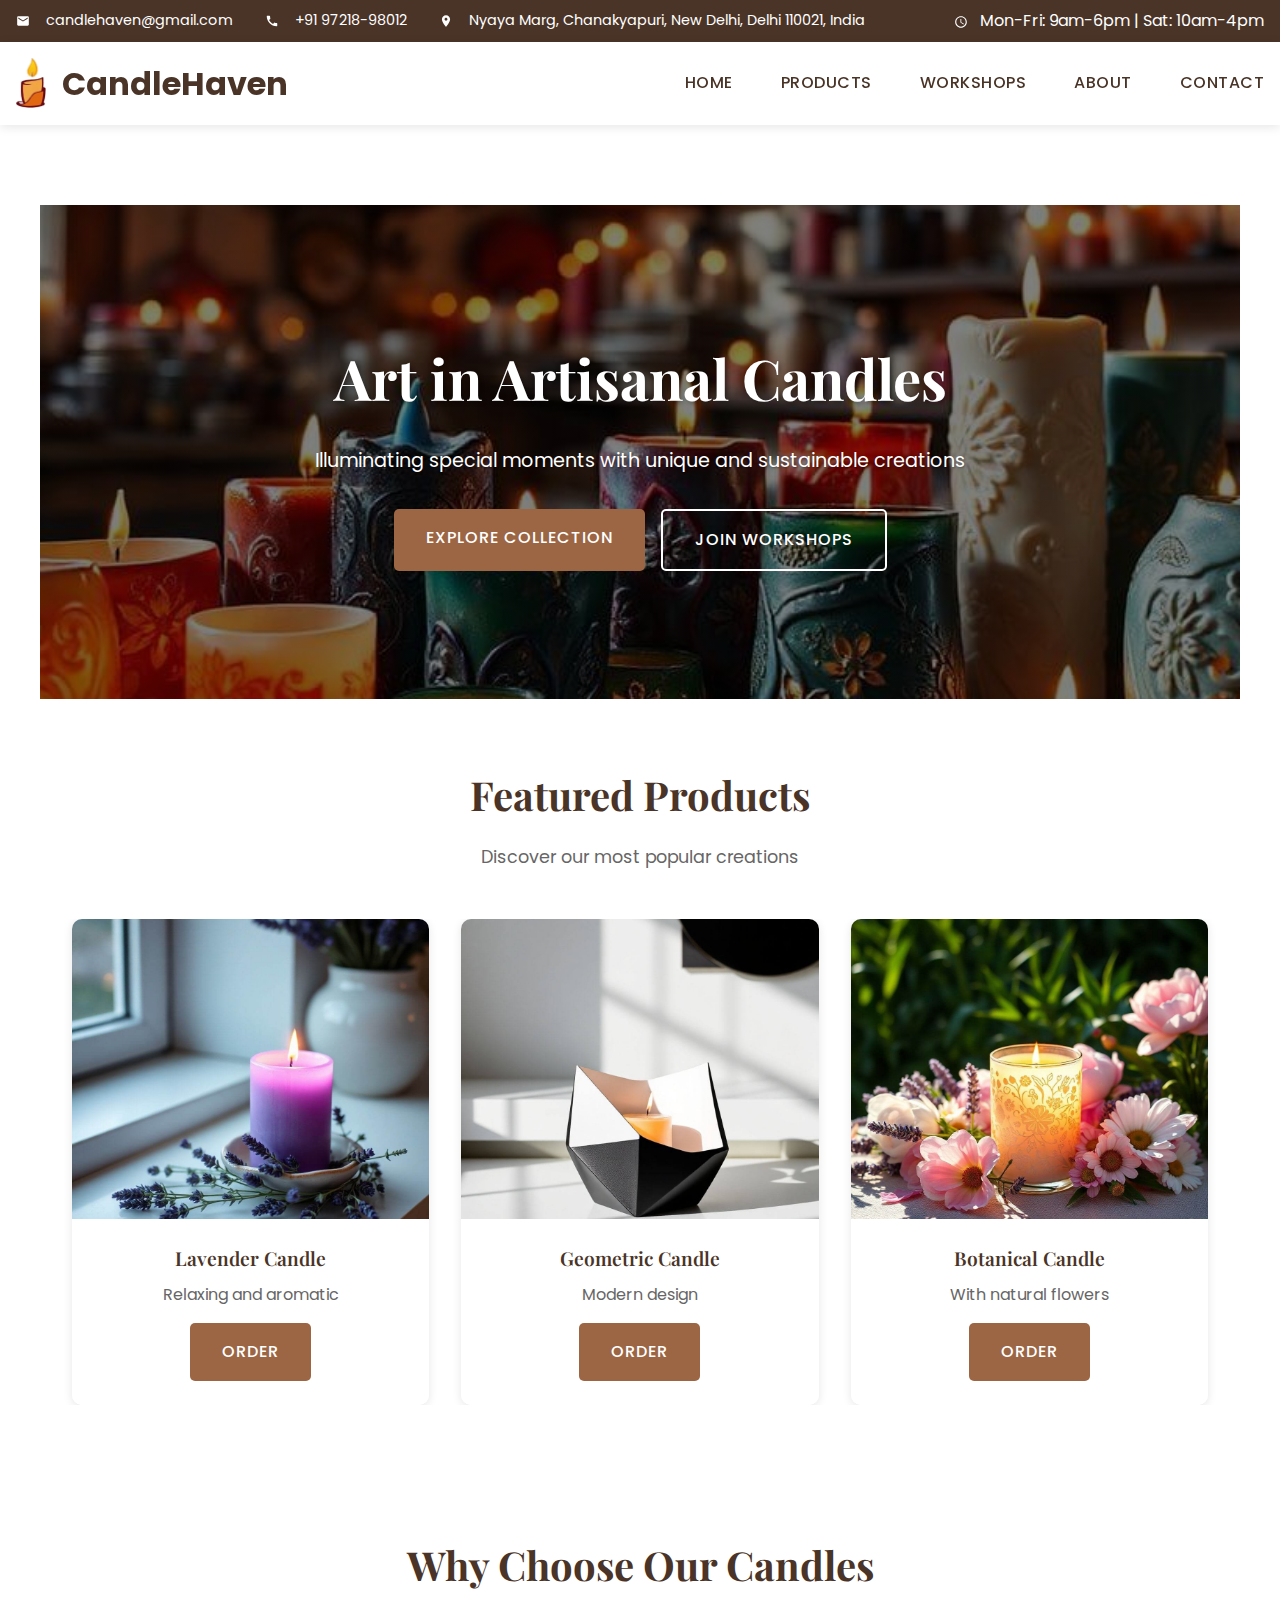
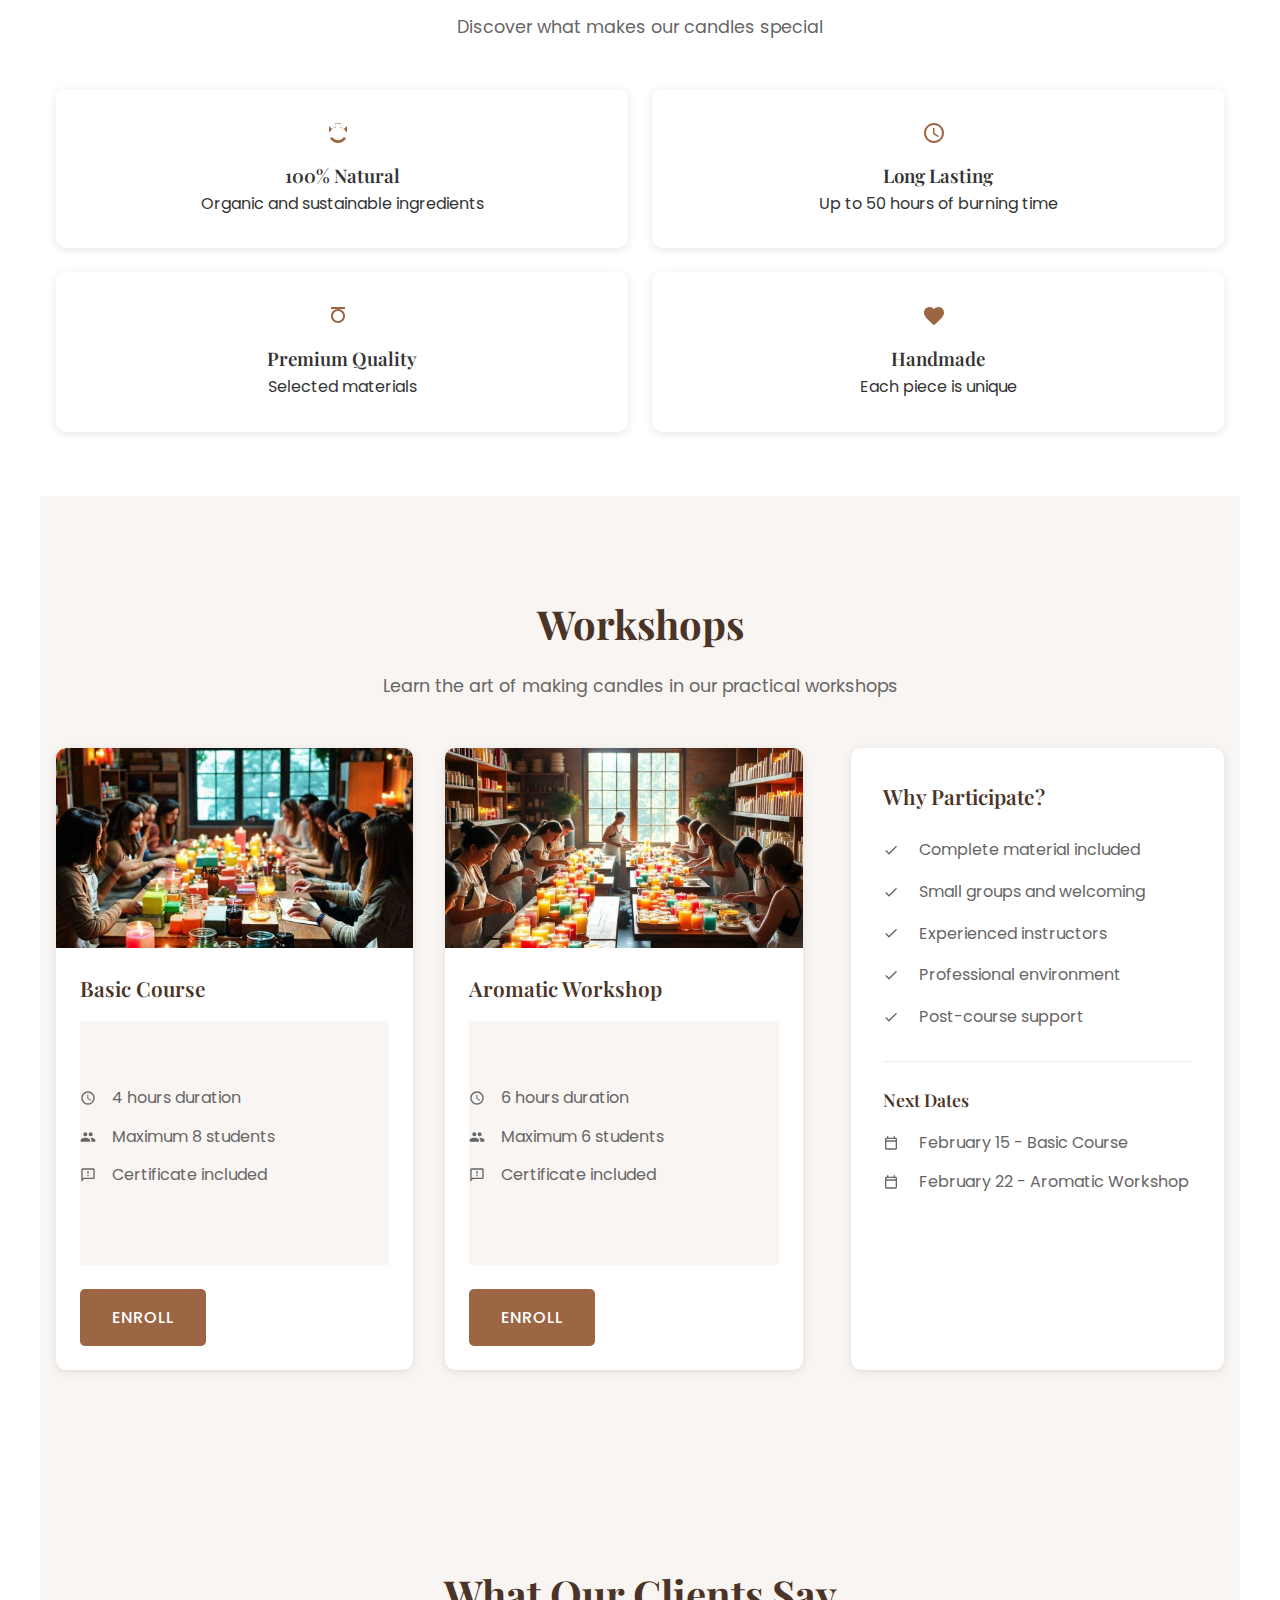
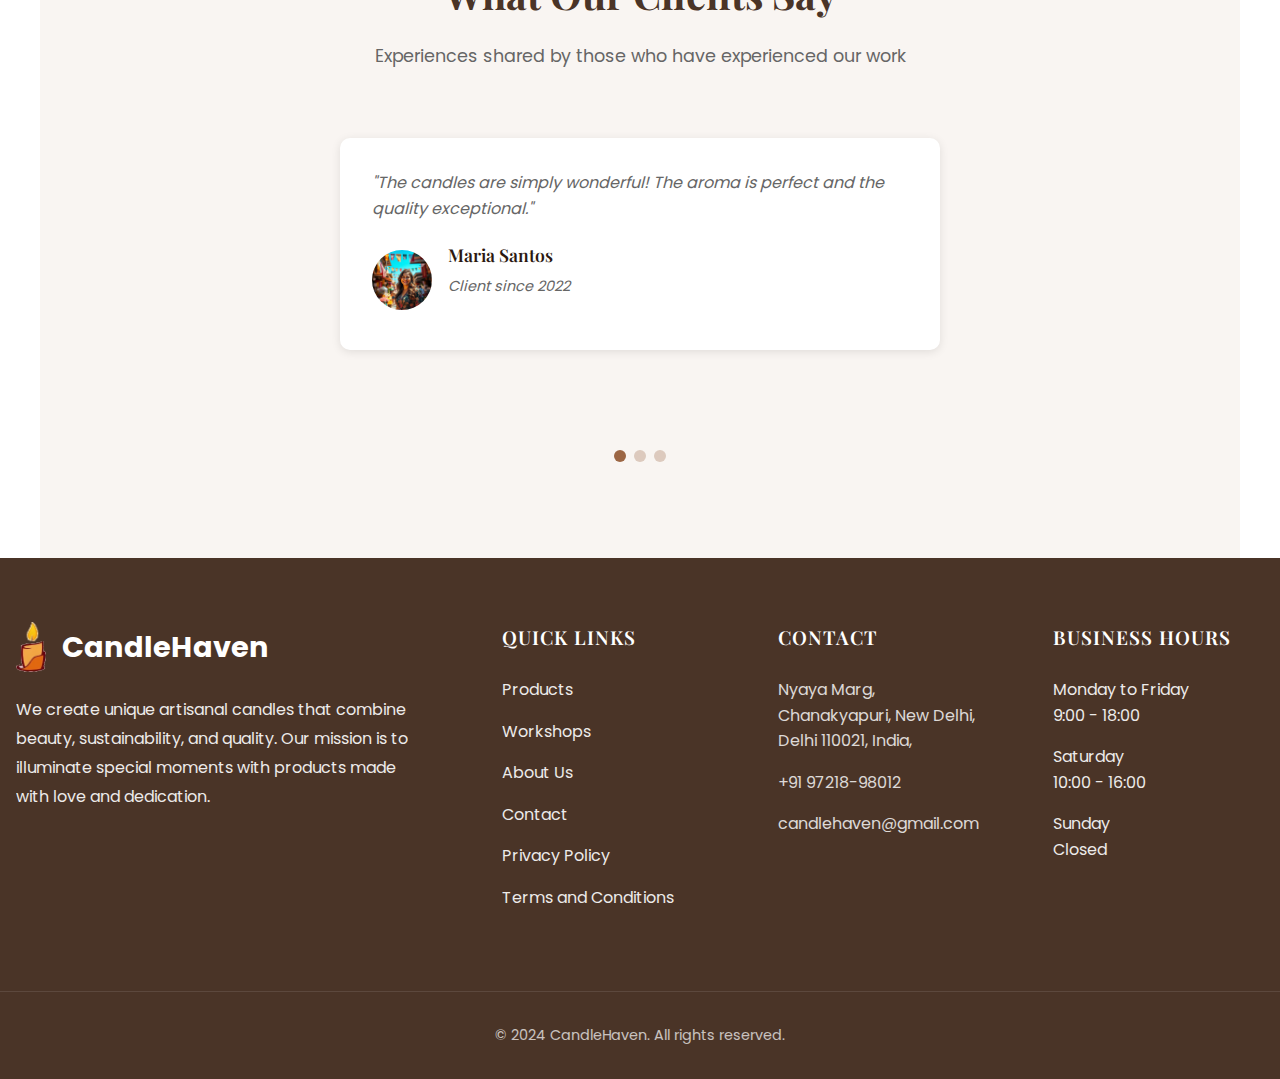
<file: index.html>
<!DOCTYPE html>
<html lang="en">
<head>
    <meta charset="UTF-8">
    <meta name="viewport" content="width=device-width, initial-scale=1.0">
    <title>CandleHaven - Artisanal Decorative Candles in São Paulo</title>
    <meta name="description" content="Discover our unique artisanal candles, handmade with natural ingredients. We create exclusive pieces for decoration and special moments.">
    <link rel="stylesheet" href="css/fonts.css">
    <link rel="stylesheet" href="css/main.css">
    <link rel="stylesheet" href="css/icons.css">
    <link rel="icon" type="image/x-icon" href="img/logo.png">
</head>
<body>
    <div class="top-bar">
        <div class="top-bar-content">
            <div class="top-contact">
                <a href="mailto:candlehaven@gmail.com">
                    <svg width="20" height="20" viewBox="0 0 24 24" fill="none" xmlns="http://www.w3.org/2000/svg">
                        <path d="M20 4H4C2.9 4 2.01 4.9 2.01 6L2 18C2 19.1 2.9 20 4 20H20C21.1 20 22 19.1 22 18V6C22 4.9 21.1 4 20 4ZM20 8L12 13L4 8V6L12 11L20 6V8Z" fill="currentColor"/>
                    </svg>
                    candlehaven@gmail.com
                </a>
                <a href="tel:+919721898012">
                    <svg width="20" height="20" viewBox="0 0 24 24" fill="none" xmlns="http://www.w3.org/2000/svg">
                        <path d="M20.01 15.38C18.78 15.38 17.59 15.18 16.48 14.82C16.13 14.7 15.74 14.79 15.47 15.06L13.9 17.03C11.07 15.68 8.42 13.13 7.01 10.2L8.96 8.54C9.23 8.26 9.31 7.87 9.2 7.52C8.83 6.41 8.64 5.22 8.64 3.99C8.64 3.45 8.19 3 7.65 3H4.19C3.65 3 3 3.24 3 3.99C3 13.28 10.73 21 20.01 21C20.72 21 21 20.37 21 19.82V16.37C21 15.83 20.55 15.38 20.01 15.38Z" fill="currentColor"/>
                    </svg>
                    +91 97218-98012
                </a>
                <a href="https://maps.app.goo.gl/Mmg88ad6Kq1a9LEd7" target="_blank">
                    <svg width="20" height="20" viewBox="0 0 24 24" fill="none" xmlns="http://www.w3.org/2000/svg">
                        <path d="M12 2C8.13 2 5 5.13 5 9C5 14.25 12 22 12 22C12 22 19 14.25 19 9C19 5.13 15.87 2 12 2ZM12 11.5C10.62 11.5 9.5 10.38 9.5 9C9.5 7.62 10.62 6.5 12 6.5C13.38 6.5 14.5 7.62 14.5 9C14.5 10.38 13.38 11.5 12 11.5Z" fill="currentColor"/>
                    </svg>
                    Nyaya Marg, Chanakyapuri, New Delhi, Delhi 110021, India
                </a>
            </div>
            <div class="top-hours">
                <svg width="20" height="20" viewBox="0 0 24 24" fill="none" xmlns="http://www.w3.org/2000/svg">
                    <path d="M11.99 2C6.47 2 2 6.48 2 12C2 17.52 6.47 22 11.99 22C17.52 22 22 17.52 22 12C22 6.48 17.52 2 11.99 2ZM12 20C7.58 20 4 16.42 4 12C4 7.58 7.58 4 12 4C16.42 4 20 7.58 20 12C20 16.42 16.42 20 12 20ZM12.5 7H11V13L16.25 16.15L17 14.92L12.5 12.25V7Z" fill="currentColor"/>
                </svg>
                Mon-Fri: 9am-6pm | Sat: 10am-4pm
            </div>
        </div>
    </div>

    <header class="main-header">
        <div class="header-content">
            <div class="logo-container">
                <a href="index.html" class="logo">
                    <img src="img/logo.png" alt="CandleHaven Logo">
                    CandleHaven
                </a>
            </div>
            <nav>
                <div class="nav-toggle">
                    <span></span>
                    <span></span>
                    <span></span>
                </div>
                <ul class="nav-menu">
                    <li><a href="index.html">Home</a></li>
                    <li><a href="products.html">Products</a></li>
                    <li><a href="workshops.html">Workshops</a></li>
                    <li><a href="about.html">About</a></li>
                    <li><a href="contact.html">Contact</a></li>
                </ul>
            </nav>
        </div>
    </header>

    <main>
        <section class="hero">
            <div class="hero-content">
                <h1>Art in Artisanal Candles</h1>
                <p>Illuminating special moments with unique and sustainable creations</p>
                <div class="hero-buttons">
                    <a href="products.html" class="cta-button">Explore Collection</a>
                    <a href="workshops.html" class="cta-button secondary">Join Workshops</a>
                </div>
            </div>
        </section>

        <section class="featured-products">
            <div class="section-header">
                <h2>Featured Products</h2>
                <p>Discover our most popular creations</p>
            </div>
            <div class="slider">
                <div class="slide">
                    <div class="product-image">
                        <img src="img/product1.jpg" alt="Lavender aromatic candle">
                        <div class="product-overlay">
                            <a href="products.html" class="view-product">View Details</a>
                        </div>
                    </div>
                    <div class="product-info">
                        <h3>Lavender Candle</h3>
                        <p>Relaxing and aromatic</p>
                        <a href="contact.html" class="cta-button">Order</a>
                    </div>
                </div>
                <div class="slide">
                    <div class="product-image">
                        <img src="img/product2.jpg" alt="Geometric decorative candle">
                        <div class="product-overlay">
                            <a href="products.html" class="view-product">View Details</a>
                        </div>
                    </div>
                    <div class="product-info">
                        <h3>Geometric Candle</h3>
                        <p>Modern design</p>
                        <a href="contact.html" class="cta-button">Order</a>
                    </div>
                </div>
                <div class="slide">
                    <div class="product-image">
                        <img src="img/product3.jpg" alt="Natural botanical candle">
                        <div class="product-overlay">
                            <a href="products.html" class="view-product">View Details</a>
                        </div>
                    </div>
                    <div class="product-info">
                        <h3>Botanical Candle</h3>
                        <p>With natural flowers</p>
                        <a href="contact.html" class="cta-button">Order</a>
                    </div>
                </div>
            </div>
        </section>

        <section class="product-benefits">
            <div class="section-header">
                <h2>Why Choose Our Candles</h2>
                <p>Discover what makes our candles special</p>
            </div>
            <div class="benefits-grid">
                <div class="benefit-item">
                    <svg width="24" height="24" viewBox="0 0 24 24" fill="none" xmlns="http://www.w3.org/2000/svg">
                        <path d="M6.05 8.05C7.2 6.9 8.55 6.15 10.1 5.8L8.8 2H15.2L13.9 5.8C15.45 6.15 16.8 6.9 17.95 8.05L21 5V11.4L17.95 8.35C16.85 7.25 15.45 6.55 13.9 6.35L15.2 2.5H8.8L10.1 6.35C8.55 6.55 7.15 7.25 6.05 8.35L3 11.4V5L6.05 8.05ZM12 22C10.35 22 8.85 21.6 7.4 20.8C5.95 20 4.8 18.9 3.95 17.5L6.05 15.95C6.7 16.95 7.55 17.75 8.6 18.35C9.65 18.95 10.8 19.25 12 19.25C13.2 19.25 14.35 18.95 15.4 18.35C16.45 17.75 17.3 16.95 17.95 15.95L20.05 17.5C19.2 18.9 18.05 20 16.6 20.8C15.15 21.6 13.65 22 12 22Z" fill="currentColor"/>
                    </svg>
                    <h3>100% Natural</h3>
                    <p>Organic and sustainable ingredients</p>
                </div>
                <div class="benefit-item">
                    <svg width="24" height="24" viewBox="0 0 24 24" fill="none" xmlns="http://www.w3.org/2000/svg">
                        <path d="M11.99 2C6.47 2 2 6.48 2 12C2 17.52 6.47 22 11.99 22C17.52 22 22 17.52 22 12C22 6.48 17.52 2 11.99 2ZM12 20C7.58 20 4 16.42 4 12C4 7.58 7.58 4 12 4C16.42 4 20 7.58 20 12C20 16.42 16.42 20 12 20ZM12.5 7H11V13L16.25 16.15L17 14.92L12.5 12.25V7Z" fill="currentColor"/>
                    </svg>
                    <h3>Long Lasting</h3>
                    <p>Up to 50 hours of burning time</p>
                </div>
                <div class="benefit-item">
                    <svg width="24" height="24" viewBox="0 0 24 24" fill="none" xmlns="http://www.w3.org/2000/svg">
                        <path d="M19 5H5V3H19V5ZM12 19C8.13 19 5 15.87 5 12C5 8.13 8.13 5 12 5C15.87 5 19 8.13 19 12C19 15.87 15.87 19 12 19ZM12 7C9.24 7 7 9.24 7 12C7 14.76 9.24 17 12 17C14.76 17 17 14.76 17 12C17 9.24 14.76 7 12 7Z" fill="currentColor"/>
                    </svg>
                    <h3>Premium Quality</h3>
                    <p>Selected materials</p>
                </div>
                <div class="benefit-item">
                    <svg width="24" height="24" viewBox="0 0 24 24" fill="none" xmlns="http://www.w3.org/2000/svg">
                        <path d="M12 21.35L10.55 20.03C5.4 15.36 2 12.28 2 8.5C2 5.42 4.42 3 7.5 3C9.24 3 10.91 3.81 12 5.09C13.09 3.81 14.76 3 16.5 3C19.58 3 22 5.42 22 8.5C22 12.28 18.6 15.36 13.45 20.04L12 21.35Z" fill="currentColor"/>
                    </svg>
                    <h3>Handmade</h3>
                    <p>Each piece is unique</p>
                </div>
            </div>
        </section>

        <section class="workshop-preview">
            <div class="section-header">
                <h2>Workshops</h2>
                <p>Learn the art of making candles in our practical workshops</p>
            </div>
            <div class="workshop-content">
                <div class="workshop-cards">
                    <div class="workshop-preview-card">
                        <div class="workshop-preview-image">
                            <img src="img/course1.jpg" alt="Basic Candle Course">
                            <div class="workshop-overlay">
                                <a href="workshops.html" class="view-workshop">View Details</a>
                            </div>
                        </div>
                        <div class="workshop-preview-info">
                            <h3>Basic Course</h3>
                            <ul class="workshop-features">
                                <li>
                                    <svg width="20" height="20" viewBox="0 0 24 24" fill="none" xmlns="http://www.w3.org/2000/svg">
                                        <path d="M11.99 2C6.47 2 2 6.48 2 12C2 17.52 6.47 22 11.99 22C17.52 22 22 17.52 22 12C22 6.48 17.52 2 11.99 2ZM12 20C7.58 20 4 16.42 4 12C4 7.58 7.58 4 12 4C16.42 4 20 7.58 20 12C20 16.42 16.42 20 12 20ZM12.5 7H11V13L16.25 16.15L17 14.92L12.5 12.25V7Z" fill="currentColor"/>
                                    </svg>
                                    4 hours duration
                                </li>
                                <li>
                                    <svg width="20" height="20" viewBox="0 0 24 24" fill="none" xmlns="http://www.w3.org/2000/svg">
                                        <path d="M16 11C17.66 11 18.99 9.66 18.99 8C18.99 6.34 17.66 5 16 5C14.34 5 13 6.34 13 8C13 9.66 14.34 11 16 11ZM8 11C9.66 11 10.99 9.66 10.99 8C10.99 6.34 9.66 5 8 5C6.34 5 5 6.34 5 8C5 9.66 6.34 11 8 11ZM8 13C5.67 13 1 14.17 1 16.5V19H15V16.5C15 14.17 10.33 13 8 13ZM16 13C15.71 13 15.38 13.02 15.03 13.05C16.19 13.89 17 15.02 17 16.5V19H23V16.5C23 14.17 18.33 13 16 13Z" fill="currentColor"/>
                                    </svg>
                                    Maximum 8 students
                                </li>
                                <li>
                                    <svg width="20" height="20" viewBox="0 0 24 24" fill="none" xmlns="http://www.w3.org/2000/svg">
                                        <path d="M20 2H4C2.9 2 2 2.9 2 4V22L6 18H20C21.1 18 22 17.1 22 16V4C22 2.9 21.1 2 20 2ZM20 16H5.17L4 17.17V4H20V16ZM11 12H13V14H11V12ZM11 6H13V10H11V6Z" fill="currentColor"/>
                                    </svg>
                                    Certificate included
                                </li>
                            </ul>
                            <a href="workshops.html" class="cta-button">Enroll</a>
                        </div>
                    </div>
                    <div class="workshop-preview-card">
                        <div class="workshop-preview-image">
                            <img src="img/course2.jpg" alt="Aromatic Workshop">
                            <div class="workshop-overlay">
                                <a href="workshops.html" class="view-workshop">View Details</a>
                            </div>
                        </div>
                        <div class="workshop-preview-info">
                            <h3>Aromatic Workshop</h3>
                            <ul class="workshop-features">
                                <li>
                                    <svg width="20" height="20" viewBox="0 0 24 24" fill="none" xmlns="http://www.w3.org/2000/svg">
                                        <path d="M11.99 2C6.47 2 2 6.48 2 12C2 17.52 6.47 22 11.99 22C17.52 22 22 17.52 22 12C22 6.48 17.52 2 11.99 2ZM12 20C7.58 20 4 16.42 4 12C4 7.58 7.58 4 12 4C16.42 4 20 7.58 20 12C20 16.42 16.42 20 12 20ZM12.5 7H11V13L16.25 16.15L17 14.92L12.5 12.25V7Z" fill="currentColor"/>
                                    </svg>
                                    6 hours duration
                                </li>
                                <li>
                                    <svg width="20" height="20" viewBox="0 0 24 24" fill="none" xmlns="http://www.w3.org/2000/svg">
                                        <path d="M16 11C17.66 11 18.99 9.66 18.99 8C18.99 6.34 17.66 5 16 5C14.34 5 13 6.34 13 8C13 9.66 14.34 11 16 11ZM8 11C9.66 11 10.99 9.66 10.99 8C10.99 6.34 9.66 5 8 5C6.34 5 5 6.34 5 8C5 9.66 6.34 11 8 11ZM8 13C5.67 13 1 14.17 1 16.5V19H15V16.5C15 14.17 10.33 13 8 13ZM16 13C15.71 13 15.38 13.02 15.03 13.05C16.19 13.89 17 15.02 17 16.5V19H23V16.5C23 14.17 18.33 13 16 13Z" fill="currentColor"/>
                                    </svg>
                                    Maximum 6 students
                                </li>
                                <li>
                                    <svg width="20" height="20" viewBox="0 0 24 24" fill="none" xmlns="http://www.w3.org/2000/svg">
                                        <path d="M20 2H4C2.9 2 2 2.9 2 4V22L6 18H20C21.1 18 22 17.1 22 16V4C22 2.9 21.1 2 20 2ZM20 16H5.17L4 17.17V4H20V16ZM11 12H13V14H11V12ZM11 6H13V10H11V6Z" fill="currentColor"/>
                                    </svg>
                                    Certificate included
                                </li>
                            </ul>
                            <a href="workshops.html" class="cta-button">Enroll</a>
                        </div>
                    </div>
                </div>
                <div class="workshop-benefits">
                    <h3>Why Participate?</h3>
                    <ul>
                        <li>
                            <svg width="20" height="20" viewBox="0 0 24 24" fill="none" xmlns="http://www.w3.org/2000/svg">
                                <path d="M9 16.17L4.83 12L3.41 13.41L9 19L21 7L19.59 5.59L9 16.17Z" fill="currentColor"/>
                            </svg>
                            Complete material included
                        </li>
                        <li>
                            <svg width="20" height="20" viewBox="0 0 24 24" fill="none" xmlns="http://www.w3.org/2000/svg">
                                <path d="M9 16.17L4.83 12L3.41 13.41L9 19L21 7L19.59 5.59L9 16.17Z" fill="currentColor"/>
                            </svg>
                            Small groups and welcoming
                        </li>
                        <li>
                            <svg width="20" height="20" viewBox="0 0 24 24" fill="none" xmlns="http://www.w3.org/2000/svg">
                                <path d="M9 16.17L4.83 12L3.41 13.41L9 19L21 7L19.59 5.59L9 16.17Z" fill="currentColor"/>
                            </svg>
                            Experienced instructors
                        </li>
                        <li>
                            <svg width="20" height="20" viewBox="0 0 24 24" fill="none" xmlns="http://www.w3.org/2000/svg">
                                <path d="M9 16.17L4.83 12L3.41 13.41L9 19L21 7L19.59 5.59L9 16.17Z" fill="currentColor"/>
                            </svg>
                            Professional environment
                        </li>
                        <li>
                            <svg width="20" height="20" viewBox="0 0 24 24" fill="none" xmlns="http://www.w3.org/2000/svg">
                                <path d="M9 16.17L4.83 12L3.41 13.41L9 19L21 7L19.59 5.59L9 16.17Z" fill="currentColor"/>
                            </svg>
                            Post-course support
                        </li>
                    </ul>
                    <div class="next-dates">
                        <h4>Next Dates</h4>
                        <div class="date-item">
                            <svg width="20" height="20" viewBox="0 0 24 24" fill="none" xmlns="http://www.w3.org/2000/svg">
                                <path d="M19 4H18V2H16V4H8V2H6V4H5C3.89 4 3.01 4.9 3.01 6L3 20C3 21.1 3.89 22 5 22H19C20.1 22 21 21.1 21 20V6C21 4.9 20.1 4 19 4ZM19 20H5V10H19V20ZM19 8H5V6H19V8Z" fill="currentColor"/>
                            </svg>
                            <span>February 15 - Basic Course</span>
                        </div>
                        <div class="date-item">
                            <svg width="20" height="20" viewBox="0 0 24 24" fill="none" xmlns="http://www.w3.org/2000/svg">
                                <path d="M19 4H18V2H16V4H8V2H6V4H5C3.89 4 3.01 4.9 3.01 6L3 20C3 21.1 3.89 22 5 22H19C20.1 22 21 21.1 21 20V6C21 4.9 20.1 4 19 4ZM19 20H5V10H19V20ZM19 8H5V6H19V8Z" fill="currentColor"/>
                            </svg>
                            <span>February 22 - Aromatic Workshop</span>
                        </div>
                        <a href="workshops.html" class="cta-button secondary">View All Courses</a>
                    </div>
                </div>
            </div>
        </section>

        <section class="testimonials">
            <div class="section-header">
                <h2>What Our Clients Say</h2>
                <p>Experiences shared by those who have experienced our work</p>
            </div>
            <div class="testimonials-slider">
                <div class="testimonial">
                    <div class="testimonial-content">
                        <p>"The candles are simply wonderful! The aroma is perfect and the quality exceptional."</p>
                        <div class="testimonial-author">
                            <img src="img/student2.jpg" alt="Maria Santos">
                            <div class="author-info">
                                <h4>Maria Santos</h4>
                                <p>Client since 2022</p>
                            </div>
                        </div>
                    </div>
                </div>
                <div class="testimonial">
                    <div class="testimonial-content">
                        <p>"I participated in the workshop and it was an incredible experience. I learned a lot and now I make my own candles!"</p>
                        <div class="testimonial-author">
                            <img src="img/student1.jpg" alt="John Silva">
                            <div class="author-info">
                                <h4>John Silva</h4>
                                <p>Basic course student</p>
                            </div>
                        </div>
                    </div>
                </div>
                <div class="testimonial">
                    <div class="testimonial-content">
                        <p>"The decorative candles are beautiful and make any environment more cozy."</p>
                        <div class="testimonial-author">
                            <img src="img/student3.jpg" alt="Ana Oliveira">
                            <div class="author-info">
                                <h4>Ana Oliveira</h4>
                                <p>Client since 2023</p>
                            </div>
                        </div>
                    </div>
                </div>
            </div>
        </section>
    </main>

    <footer class="footer">
        <div class="footer-content">
            <div class="footer-about">
                <a href="index.html" class="logo">
                    <img src="img/logo.png" alt="CandleHaven Logo">
                    CandleHaven
                </a>
                <p>We create unique artisanal candles that combine beauty, sustainability, and quality. Our mission is to illuminate special moments with products made with love and dedication.</p>
            </div>
            <div class="footer-links">
                <h3>Quick Links</h3>
                <ul>
                    <li><a href="products.html">Products</a></li>
                    <li><a href="workshops.html">Workshops</a></li>
                    <li><a href="about.html">About Us</a></li>
                    <li><a href="contact.html">Contact</a></li>
                    <li><a href="privacy-policy.html">Privacy Policy</a></li>
                    <li><a href="terms-conditions.html">Terms and Conditions</a></li>
                </ul>
            </div>
            <div class="footer-contact">
                <h3>Contact</h3>
                <p><a href="https://maps.app.goo.gl/Mmg88ad6Kq1a9LEd7" target="_blank">
                    Nyaya Marg, Chanakyapuri, New Delhi, Delhi 110021, India, 
                </a></p>
                <p><a href="contact.html">+91 97218-98012</a></p>
                <p><a href="contact.html">candlehaven@gmail.com</a></p>
            </div>
            <div class="footer-hours">
                <h3>Business Hours</h3>
                <p>Monday to Friday<br>9:00 - 18:00</p>
                <p>Saturday<br>10:00 - 16:00</p>
                <p>Sunday<br>Closed</p>
            </div>
        </div>
        <div class="footer-bottom">
            <p>&copy; 2024 CandleHaven. All rights reserved.</p>
        </div>
    </footer>

    <script src="js/main.js"></script>
</body>
</html>
</file>
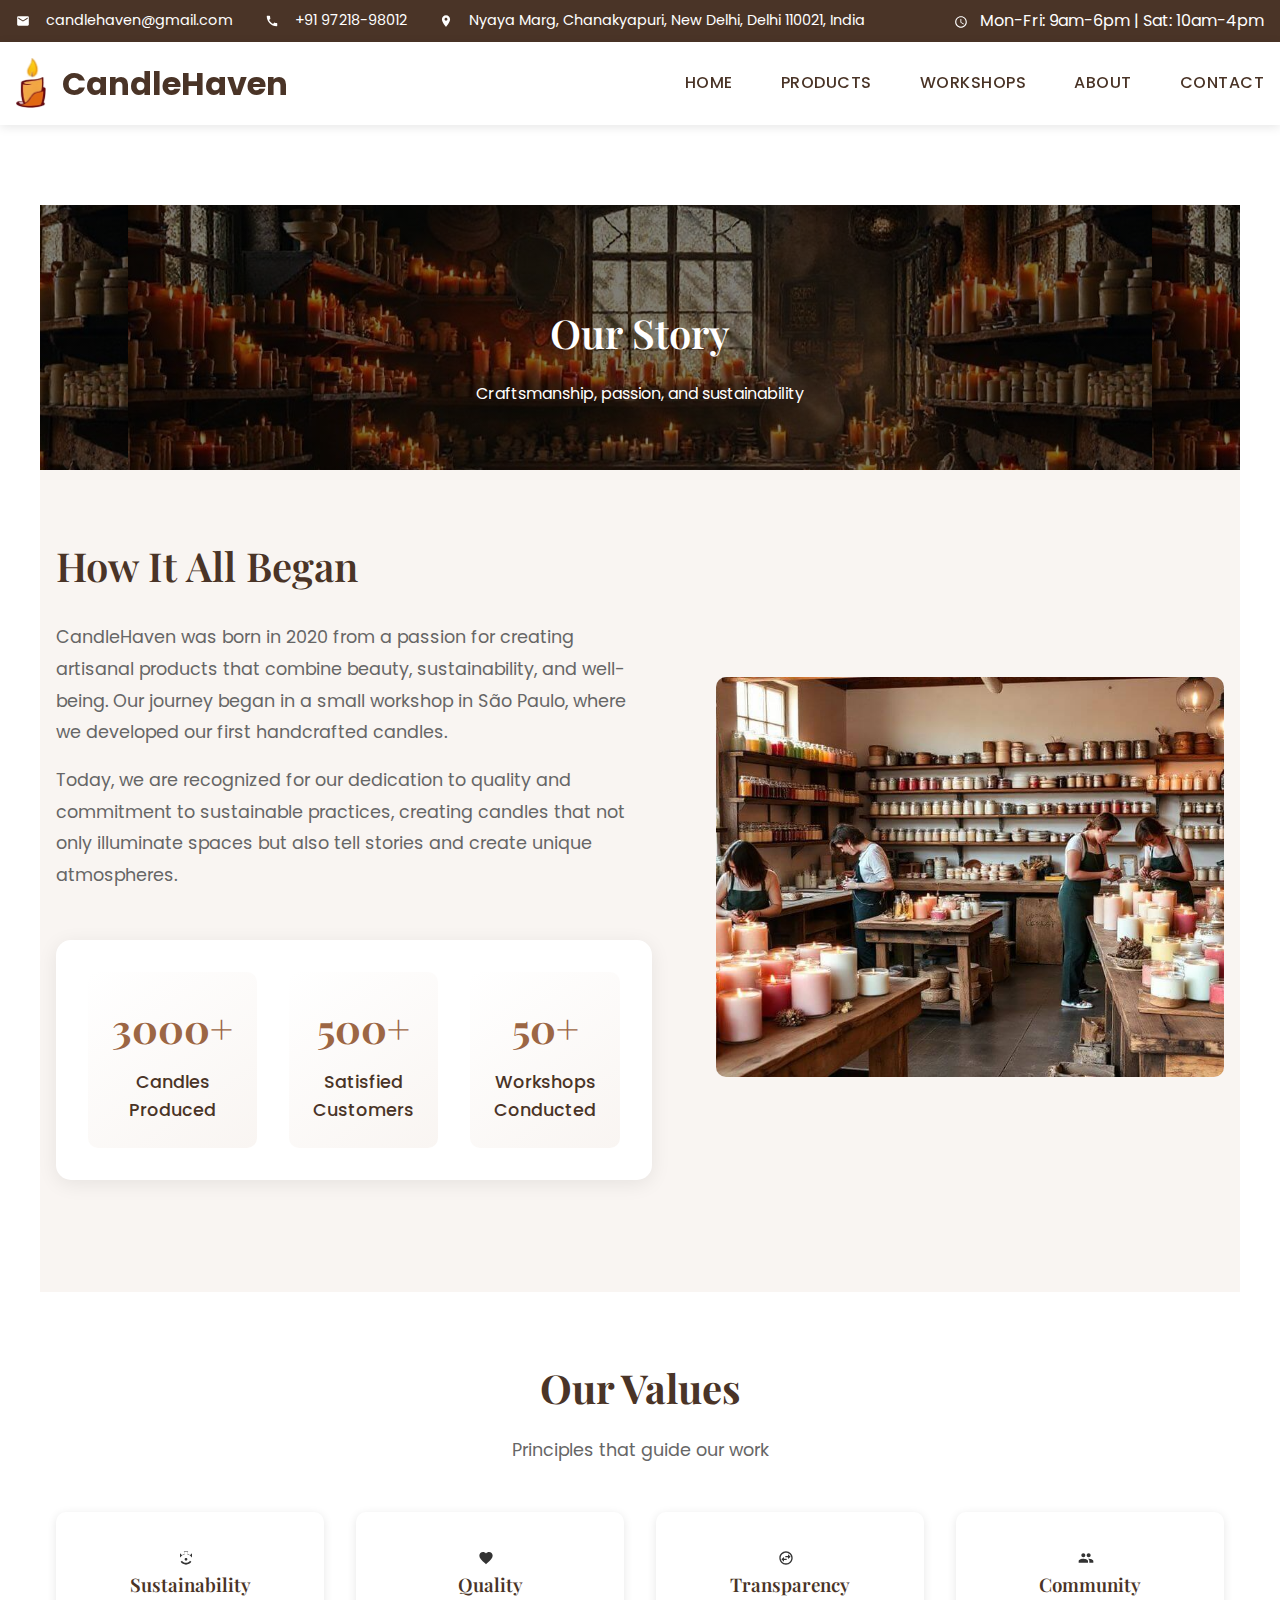
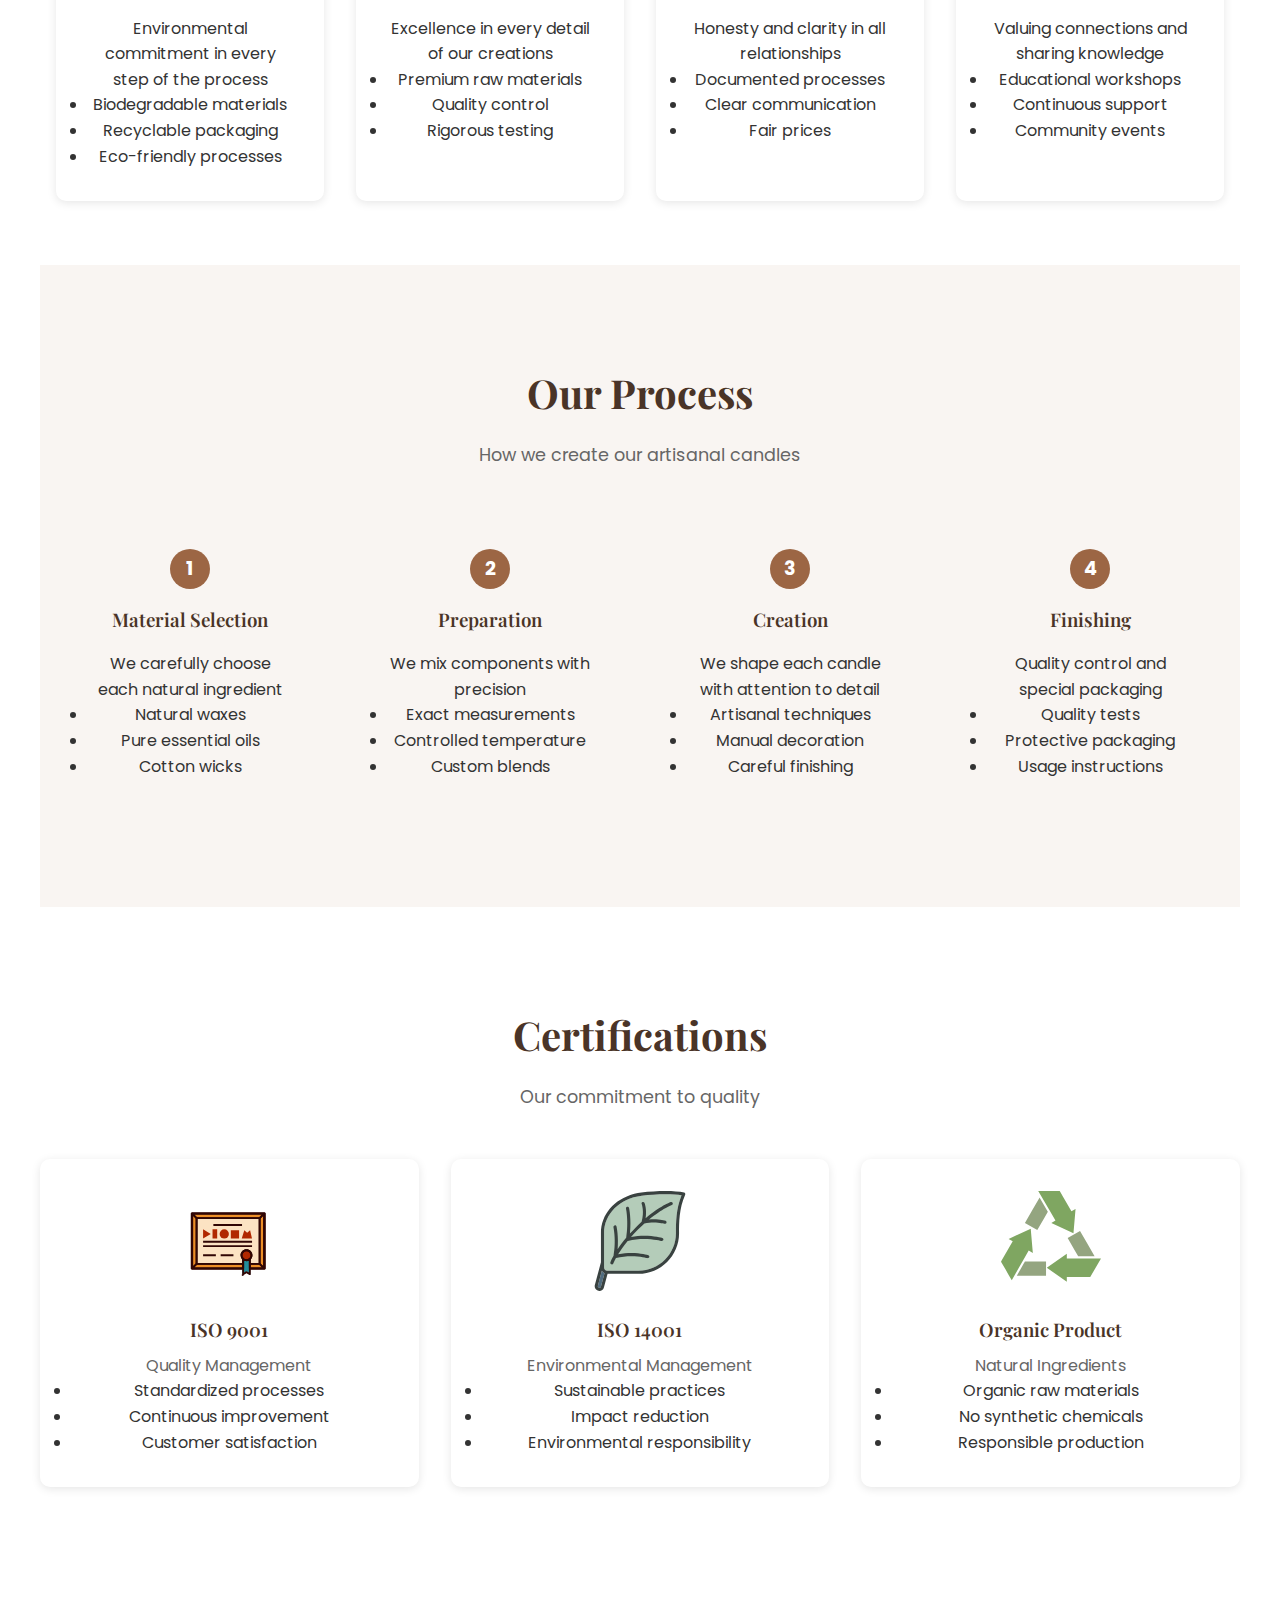
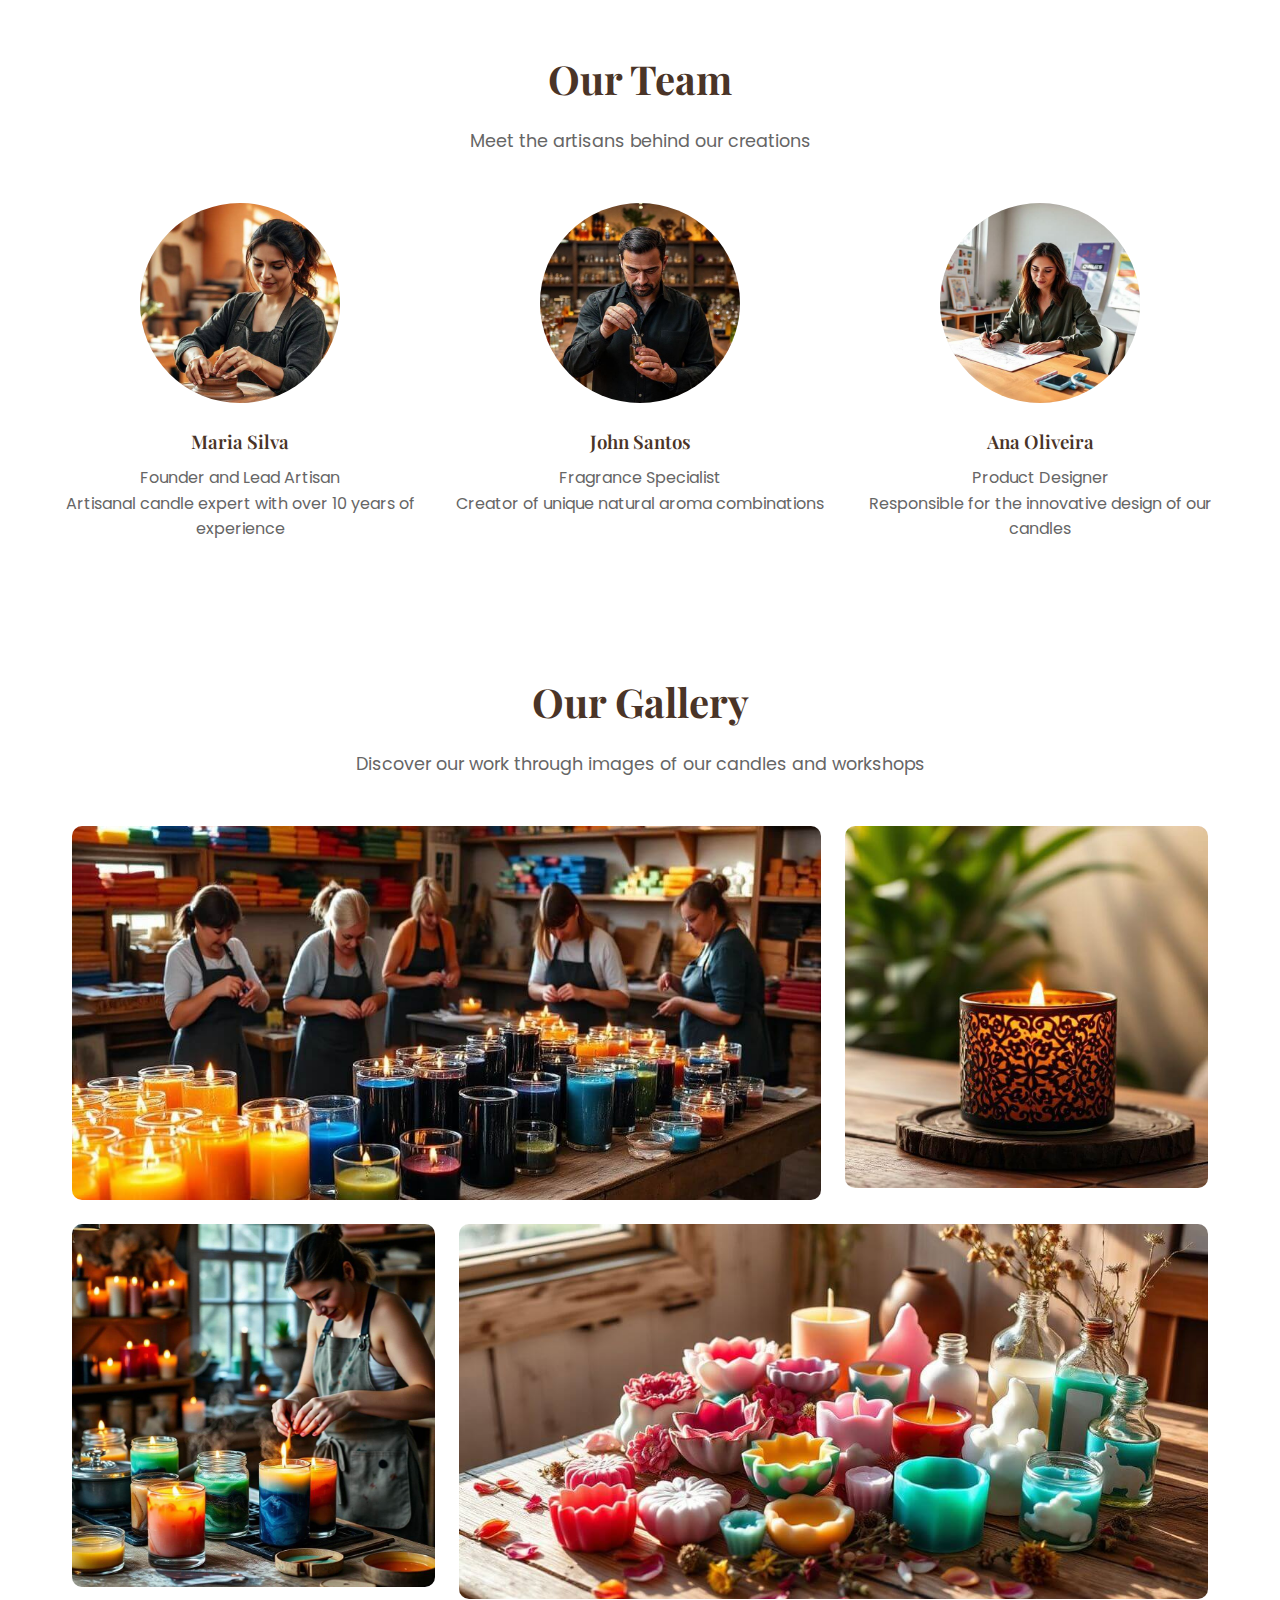
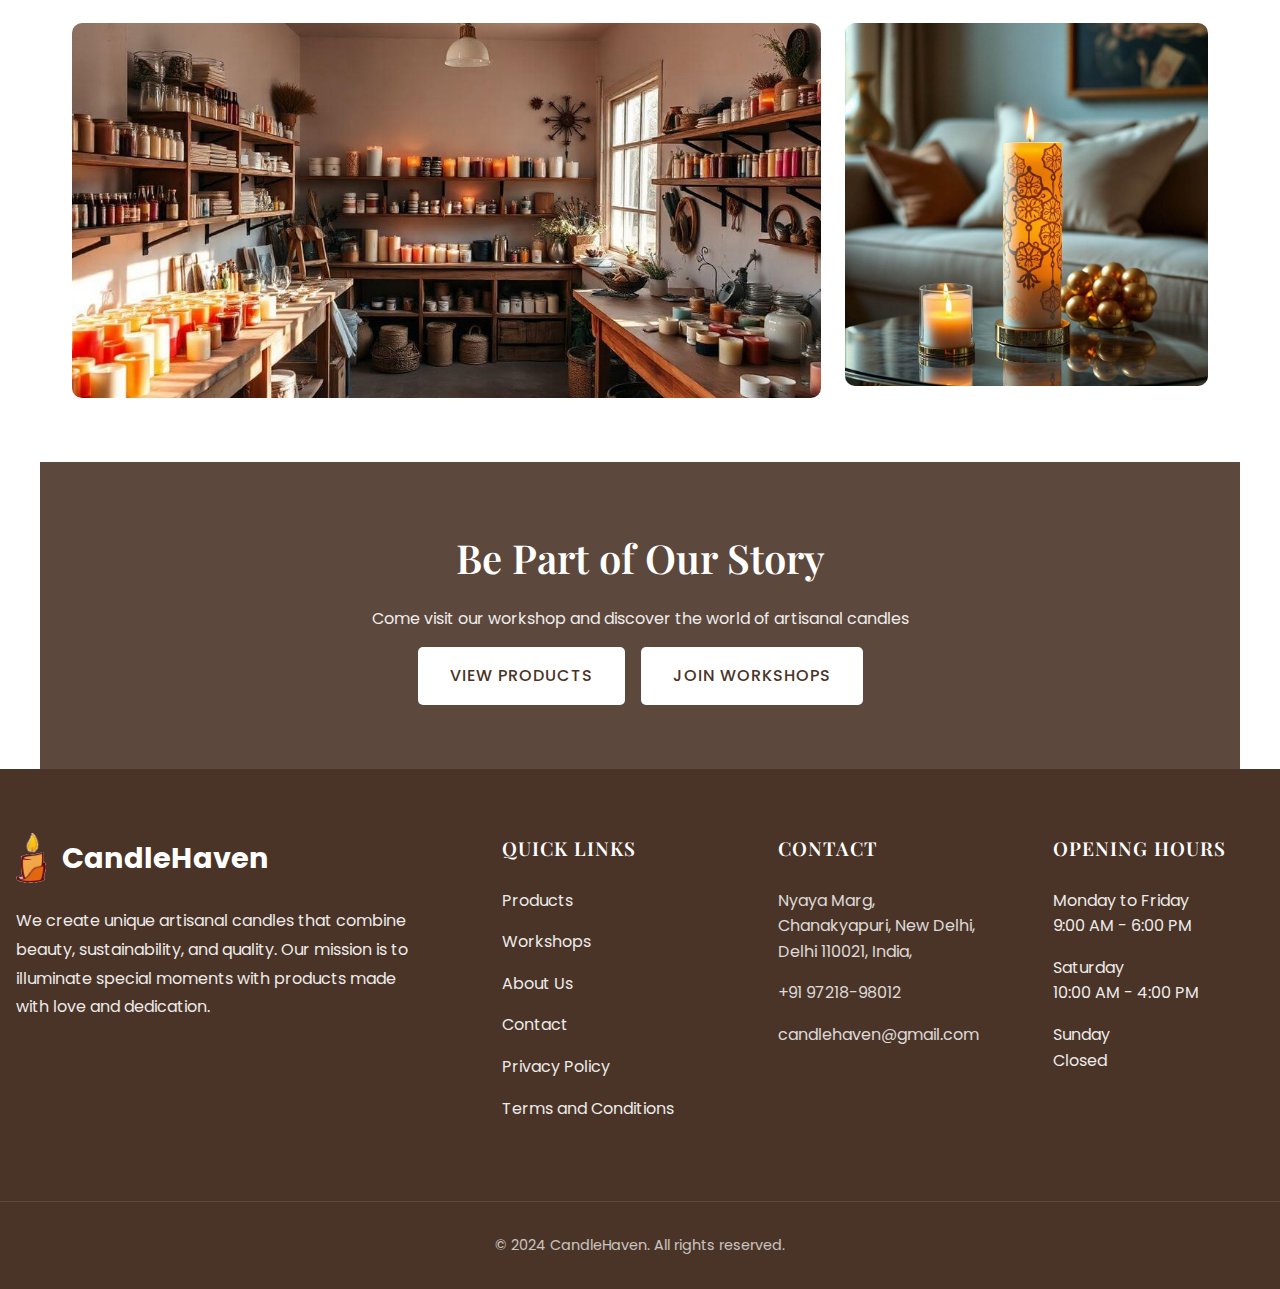
<file: about.html>
<!DOCTYPE html>
<html lang="en">
<head>
    <meta charset="UTF-8">
    <meta name="viewport" content="width=device-width, initial-scale=1.0">
    <title>About Us - CandleHaven | Our Story</title>
    <meta name="description" content="Learn about our history, values, and passion for creating unique and sustainable artisanal candles.">
    <link rel="stylesheet" href="css/fonts.css">
    <link rel="stylesheet" href="css/main.css">
    <link rel="stylesheet" href="css/icons.css">
    <link rel="icon" type="image/x-icon" href="img/logo.png">
</head>
<body>
    <div class="top-bar">
        <div class="top-bar-content">
            <div class="top-contact">
                <a href="mailto:candlehaven@gmail.com">
                    <svg width="20" height="20" viewBox="0 0 24 24" fill="none" xmlns="http://www.w3.org/2000/svg">
                        <path d="M20 4H4C2.9 4 2.01 4.9 2.01 6L2 18C2 19.1 2.9 20 4 20H20C21.1 20 22 19.1 22 18V6C22 4.9 21.1 4 20 4ZM20 8L12 13L4 8V6L12 11L20 6V8Z" fill="currentColor"/>
                    </svg>
                    candlehaven@gmail.com
                </a>
                <a href="tel:+919721898012">
                    <svg width="20" height="20" viewBox="0 0 24 24" fill="none" xmlns="http://www.w3.org/2000/svg">
                        <path d="M20.01 15.38C18.78 15.38 17.59 15.18 16.48 14.82C16.13 14.7 15.74 14.79 15.47 15.06L13.9 17.03C11.07 15.68 8.42 13.13 7.01 10.2L8.96 8.54C9.23 8.26 9.31 7.87 9.2 7.52C8.83 6.41 8.64 5.22 8.64 3.99C8.64 3.45 8.19 3 7.65 3H4.19C3.65 3 3 3.24 3 3.99C3 13.28 10.73 21 20.01 21C20.72 21 21 20.37 21 19.82V16.37C21 15.83 20.55 15.38 20.01 15.38Z" fill="currentColor"/>
                    </svg>
                    +91 97218-98012
                </a>
                <a href="https://maps.app.goo.gl/Mmg88ad6Kq1a9LEd7" target="_blank">
                    <svg width="20" height="20" viewBox="0 0 24 24" fill="none" xmlns="http://www.w3.org/2000/svg">
                        <path d="M12 2C8.13 2 5 5.13 5 9C5 14.25 12 22 12 22C12 22 19 14.25 19 9C19 5.13 15.87 2 12 2ZM12 11.5C10.62 11.5 9.5 10.38 9.5 9C9.5 7.62 10.62 6.5 12 6.5C13.38 6.5 14.5 7.62 14.5 9C14.5 10.38 13.38 11.5 12 11.5Z" fill="currentColor"/>
                    </svg>
                    Nyaya Marg, Chanakyapuri, New Delhi, Delhi 110021, India
                </a>
            </div>
            <div class="top-hours">
                <svg width="20" height="20" viewBox="0 0 24 24" fill="none" xmlns="http://www.w3.org/2000/svg">
                    <path d="M11.99 2C6.47 2 2 6.48 2 12C2 17.52 6.47 22 11.99 22C17.52 22 22 17.52 22 12C22 6.48 17.52 2 11.99 2ZM12 20C7.58 20 4 16.42 4 12C4 7.58 7.58 4 12 4C16.42 4 20 7.58 20 12C20 16.42 16.42 20 12 20ZM12.5 7H11V13L16.25 16.15L17 14.92L12.5 12.25V7Z" fill="currentColor"/>
                </svg>
                Mon-Fri: 9am-6pm | Sat: 10am-4pm
            </div>
        </div>
    </div>

    <header class="main-header">
        <div class="header-content">
            <div class="logo-container">
                <a href="index.html" class="logo">
                    <img src="img/logo.png" alt="CandleHaven Logo">
                    CandleHaven
                </a>
            </div>
            <nav>
                <div class="nav-toggle">
                    <span></span>
                    <span></span>
                    <span></span>
                </div>
                <ul class="nav-menu">
                    <li><a href="index.html">Home</a></li>
                    <li><a href="products.html">Products</a></li>
                    <li><a href="workshops.html">Workshops</a></li>
                    <li><a href="about.html">About</a></li>
                    <li><a href="contact.html">Contact</a></li>
                </ul>
            </nav>
        </div>
    </header>

    <main>
        <section class="page-header about-header">
            <h1>Our Story</h1>
            <p>Craftsmanship, passion, and sustainability</p>
        </section>

        <section class="about-story">
            <div class="story-content">
                <div class="story-text">
                    <h2>How It All Began</h2>
                    <p>CandleHaven was born in 2020 from a passion for creating artisanal products that combine beauty, sustainability, and well-being. Our journey began in a small workshop in São Paulo, where we developed our first handcrafted candles.</p>
                    <p>Today, we are recognized for our dedication to quality and commitment to sustainable practices, creating candles that not only illuminate spaces but also tell stories and create unique atmospheres.</p>
                    <div class="story-stats">
                        <div class="stat-item">
                            <span class="stat-number">3000+</span>
                            <span class="stat-label">Candles Produced</span>
                        </div>
                        <div class="stat-item">
                            <span class="stat-number">500+</span>
                            <span class="stat-label">Satisfied Customers</span>
                        </div>
                        <div class="stat-item">
                            <span class="stat-number">50+</span>
                            <span class="stat-label">Workshops Conducted</span>
                        </div>
                    </div>
                </div>
                <div class="story-image">
                    <img src="img/story-image.jpg" alt="Our artisanal candle workshop">
                </div>
            </div>
        </section>

        <section class="values">
            <div class="section-header">
                <h2>Our Values</h2>
                <p>Principles that guide our work</p>
            </div>
            <div class="values-grid">
                <div class="value-item">
                    <svg width="24" height="24" viewBox="0 0 24 24" fill="none" xmlns="http://www.w3.org/2000/svg">
                        <path d="M6.05 8.05C7.2 6.9 8.55 6.15 10.1 5.8L8.8 2H15.2L13.9 5.8C15.45 6.15 16.8 6.9 17.95 8.05L21 5V11.4L17.95 8.35C16.85 7.25 15.45 6.55 13.9 6.35L15.2 2.5H8.8L10.1 6.35C8.55 6.55 7.15 7.25 6.05 8.35L3 11.4V5L6.05 8.05ZM12 22C10.35 22 8.85 21.6 7.4 20.8C5.95 20 4.8 18.9 3.95 17.5L6.05 15.95C6.7 16.95 7.55 17.75 8.6 18.35C9.65 18.95 10.8 19.25 12 19.25C13.2 19.25 14.35 18.95 15.4 18.35C16.45 17.75 17.3 16.95 17.95 15.95L20.05 17.5C19.2 18.9 18.05 20 16.6 20.8C15.15 21.6 13.65 22 12 22ZM12 16C11.45 16 10.95 15.8 10.55 15.4C10.15 15 9.95 14.5 9.95 13.95C9.95 13.4 10.15 12.9 10.55 12.5C10.95 12.1 11.45 11.9 12 11.9C12.55 11.9 13.05 12.1 13.45 12.5C13.85 12.9 14.05 13.4 14.05 13.95C14.05 14.5 13.85 15 13.45 15.4C13.05 15.8 12.55 16 12 16Z" fill="currentColor"/>
                    </svg>
                    <h3>Sustainability</h3>
                    <p>Environmental commitment in every step of the process</p>
                    <ul class="value-details">
                        <li>Biodegradable materials</li>
                        <li>Recyclable packaging</li>
                        <li>Eco-friendly processes</li>
                    </ul>
                </div>
                <div class="value-item">
                    <svg width="24" height="24" viewBox="0 0 24 24" fill="none" xmlns="http://www.w3.org/2000/svg">
                        <path d="M12 21.35L10.55 20.03C5.4 15.36 2 12.28 2 8.5C2 5.42 4.42 3 7.5 3C9.24 3 10.91 3.81 12 5.09C13.09 3.81 14.76 3 16.5 3C19.58 3 22 5.42 22 8.5C22 12.28 18.6 15.36 13.45 20.04L12 21.35Z" fill="currentColor"/>
                    </svg>
                    <h3>Quality</h3>
                    <p>Excellence in every detail of our creations</p>
                    <ul class="value-details">
                        <li>Premium raw materials</li>
                        <li>Quality control</li>
                        <li>Rigorous testing</li>
                    </ul>
                </div>
                <div class="value-item">
                    <svg width="24" height="24" viewBox="0 0 24 24" fill="none" xmlns="http://www.w3.org/2000/svg">
                        <path d="M12 2C6.48 2 2 6.48 2 12C2 17.52 6.48 22 12 22C17.52 22 22 17.52 22 12C22 6.48 17.52 2 12 2ZM12 20C7.58 20 4 16.42 4 12C4 7.58 7.58 4 12 4C16.42 4 20 7.58 20 12C20 16.42 16.42 20 12 20ZM15 6.5V9H11V11H15V13.5L19 10L15 6.5ZM9 10.5L5 14L9 17.5V15H13V13H9V10.5Z" fill="currentColor"/>
                    </svg>
                    <h3>Transparency</h3>
                    <p>Honesty and clarity in all relationships</p>
                    <ul class="value-details">
                        <li>Documented processes</li>
                        <li>Clear communication</li>
                        <li>Fair prices</li>
                    </ul>
                </div>
                <div class="value-item">
                    <svg width="24" height="24" viewBox="0 0 24 24" fill="none" xmlns="http://www.w3.org/2000/svg">
                        <path d="M16 11C17.66 11 18.99 9.66 18.99 8C18.99 6.34 17.66 5 16 5C14.34 5 13 6.34 13 8C13 9.66 14.34 11 16 11ZM8 11C9.66 11 10.99 9.66 10.99 8C10.99 6.34 9.66 5 8 5C6.34 5 5 6.34 5 8C5 9.66 6.34 11 8 11ZM8 13C5.67 13 1 14.17 1 16.5V19H15V16.5C15 14.17 10.33 13 8 13ZM16 13C15.71 13 15.38 13.02 15.03 13.05C16.19 13.89 17 15.02 17 16.5V19H23V16.5C23 14.17 18.33 13 16 13Z" fill="currentColor"/>
                    </svg>
                    <h3>Community</h3>
                    <p>Valuing connections and sharing knowledge</p>
                    <ul class="value-details">
                        <li>Educational workshops</li>
                        <li>Continuous support</li>
                        <li>Community events</li>
                    </ul>
                </div>
            </div>
        </section>

        <section class="process">
            <div class="section-header">
                <h2>Our Process</h2>
                <p>How we create our artisanal candles</p>
            </div>
            <div class="process-steps">
                <div class="step">
                    <div class="step-number">1</div>
                    <h3>Material Selection</h3>
                    <p>We carefully choose each natural ingredient</p>
                    <ul class="step-details">
                        <li>Natural waxes</li>
                        <li>Pure essential oils</li>
                        <li>Cotton wicks</li>
                    </ul>
                </div>
                <div class="step">
                    <div class="step-number">2</div>
                    <h3>Preparation</h3>
                    <p>We mix components with precision</p>
                    <ul class="step-details">
                        <li>Exact measurements</li>
                        <li>Controlled temperature</li>
                        <li>Custom blends</li>
                    </ul>
                </div>
                <div class="step">
                    <div class="step-number">3</div>
                    <h3>Creation</h3>
                    <p>We shape each candle with attention to detail</p>
                    <ul class="step-details">
                        <li>Artisanal techniques</li>
                        <li>Manual decoration</li>
                        <li>Careful finishing</li>
                    </ul>
                </div>
                <div class="step">
                    <div class="step-number">4</div>
                    <h3>Finishing</h3>
                    <p>Quality control and special packaging</p>
                    <ul class="step-details">
                        <li>Quality tests</li>
                        <li>Protective packaging</li>
                        <li>Usage instructions</li>
                    </ul>
                </div>
            </div>
        </section>

        <section class="certifications">
            <div class="section-header">
                <h2>Certifications</h2>
                <p>Our commitment to quality</p>
            </div>
            <div class="certifications-grid">
                <div class="certification">
                    <img src="img/icons/certificate-svgrepo-com.svg" alt="Certificado de Qualidade">
                    <h3>ISO 9001</h3>
                    <p>Quality Management</p>
                    <ul class="certification-details">
                        <li>Standardized processes</li>
                        <li>Continuous improvement</li>
                        <li>Customer satisfaction</li>
                    </ul>
                </div>
                <div class="certification">
                    <img src="img/icons/leaf-svgrepo-com.svg" alt="Certificado Ambiental">
                    <h3>ISO 14001</h3>
                    <p>Environmental Management</p>
                    <ul class="certification-details">
                        <li>Sustainable practices</li>
                        <li>Impact reduction</li>
                        <li>Environmental responsibility</li>
                    </ul>
                </div>
                <div class="certification">
                    <img src="img/icons/recycle-svgrepo-com.svg" alt="Certificado Orgânico">
                    <h3>Organic Product</h3>
                    <p>Natural Ingredients</p>
                    <ul class="certification-details">
                        <li>Organic raw materials</li>
                        <li>No synthetic chemicals</li>
                        <li>Responsible production</li>
                    </ul>
                </div>
            </div>
        </section>

        <section class="about-team">
            <div class="section-header">
                <h2>Our Team</h2>
                <p>Meet the artisans behind our creations</p>
            </div>
            <div class="team-grid">
                <div class="team-member">
                    <div class="member-image">
                        <img src="img/worker1.jpg" alt="Lead Artisan">
                    </div>
                    <h3>Maria Silva</h3>
                    <p class="member-role">Founder and Lead Artisan</p>
                    <p class="member-bio">Artisanal candle expert with over 10 years of experience</p>
                </div>
                <div class="team-member">
                    <div class="member-image">
                        <img src="img/worker2.jpg" alt="Fragrance Specialist">
                    </div>
                    <h3>John Santos</h3>
                    <p class="member-role">Fragrance Specialist</p>
                    <p class="member-bio">Creator of unique natural aroma combinations</p>
                </div>
                <div class="team-member">
                    <div class="member-image">
                        <img src="img/worker3.jpg" alt="Product Designer">
                    </div>
                    <h3>Ana Oliveira</h3>
                    <p class="member-role">Product Designer</p>
                    <p class="member-bio">Responsible for the innovative design of our candles</p>
                </div>
            </div>
        </section>

        <section class="gallery">
            <div class="section-header">
                <h2>Our Gallery</h2>
                <p>Discover our work through images of our candles and workshops</p>
            </div>
            
            <div class="gallery-grid">
                <div class="gallery-item large">
                    <img src="img/gallery1.jpg" alt="Candle workshop in progress">
                    <div class="gallery-overlay">
                        <div class="overlay-content">
                            <span class="gallery-category">Workshop</span>
                            <h3>Candle Workshop</h3>
                            <p>Students learning basic manufacturing techniques</p>
                        </div>
                    </div>
                </div>
                
                <div class="gallery-item">
                    <img src="img/gallery2.jpg" alt="Decorative candle">
                    <div class="gallery-overlay">
                        <div class="overlay-content">
                            <span class="gallery-category">Product</span>
                            <h3>Aromatic Candle</h3>
                            <p>Handcrafted piece with exclusive fragrance</p>
                        </div>
                    </div>
                </div>
                
                <div class="gallery-item">
                    <img src="img/gallery3.jpg" alt="Technique demonstration">
                    <div class="gallery-overlay">
                        <div class="overlay-content">
                            <span class="gallery-category">Workshop</span>
                            <h3>Advanced Techniques</h3>
                            <p>Special finishes demonstration</p>
                        </div>
                    </div>
                </div>
                
                <div class="gallery-item large">
                    <img src="img/gallery4.jpg" alt="Candle set">
                    <div class="gallery-overlay">
                        <div class="overlay-content">
                            <span class="gallery-category">Product</span>
                            <h3>Decorative Set</h3>
                            <p>Artisanal candle kit for decoration</p>
                        </div>
                    </div>
                </div>
                
                <div class="gallery-item large">
                    <img src="img/gallery5.jpg" alt="Candle studio">
                    <div class="gallery-overlay">
                        <div class="overlay-content">
                            <span class="gallery-category">Studio</span>
                            <h3>Our Workshop</h3>
                            <p>Space dedicated to artisanal candle creation</p>
                        </div>
                    </div>
                </div>
                
                <div class="gallery-item">
                    <img src="img/gallery6.jpg" alt="Decorative candle">
                    <div class="gallery-overlay">
                        <div class="overlay-content">
                            <span class="gallery-category">Product</span>
                            <h3>Artistic Candle</h3>
                            <p>Exclusive piece with unique design</p>
                        </div>
                    </div>
                </div>
            </div>
        </section>

        <section class="about-cta">
            <div class="cta-content">
                <h2>Be Part of Our Story</h2>
                <p>Come visit our workshop and discover the world of artisanal candles</p>
                <div class="cta-buttons">
                    <a href="products.html" class="cta-button">View Products</a>
                    <a href="workshops.html" class="cta-button">Join Workshops</a>
                </div>
            </div>
        </section>
    </main>

    <footer class="footer">
        <div class="footer-content">
            <div class="footer-about">
                <a href="index.html" class="logo">
                    <img src="img/logo.png" alt="CandleHaven Logo">
                    CandleHaven
                </a>
                <p>We create unique artisanal candles that combine beauty, sustainability, and quality. Our mission is to illuminate special moments with products made with love and dedication.</p>
            </div>
            <div class="footer-links">
                <h3>Quick Links</h3>
                <ul>
                    <li><a href="products.html">Products</a></li>
                    <li><a href="workshops.html">Workshops</a></li>
                    <li><a href="about.html">About Us</a></li>
                    <li><a href="contact.html">Contact</a></li>
                    <li><a href="privacy-policy.html">Privacy Policy</a></li>
                    <li><a href="terms-conditions.html">Terms and Conditions</a></li>
                </ul>
            </div>
            <div class="footer-contact">
                <h3>Contact</h3>
                <p><a href="contact.html">
                    Nyaya Marg, Chanakyapuri, New Delhi, Delhi 110021, India, 
                </a></p>
                <p><a href="contact.html">+91 97218-98012</a></p>
                <p><a href="contact.html">candlehaven@gmail.com</a></p>
            </div>
            <div class="footer-hours">
                <h3>Opening Hours</h3>
                <p>Monday to Friday<br>9:00 AM - 6:00 PM</p>
                <p>Saturday<br>10:00 AM - 4:00 PM</p>
                <p>Sunday<br>Closed</p>
            </div>
        </div>
        <div class="footer-bottom">
            <p>&copy; 2024 CandleHaven. All rights reserved.</p>
        </div>
    </footer>

    <script src="js/main.js"></script>
</body>
</html>
</file>
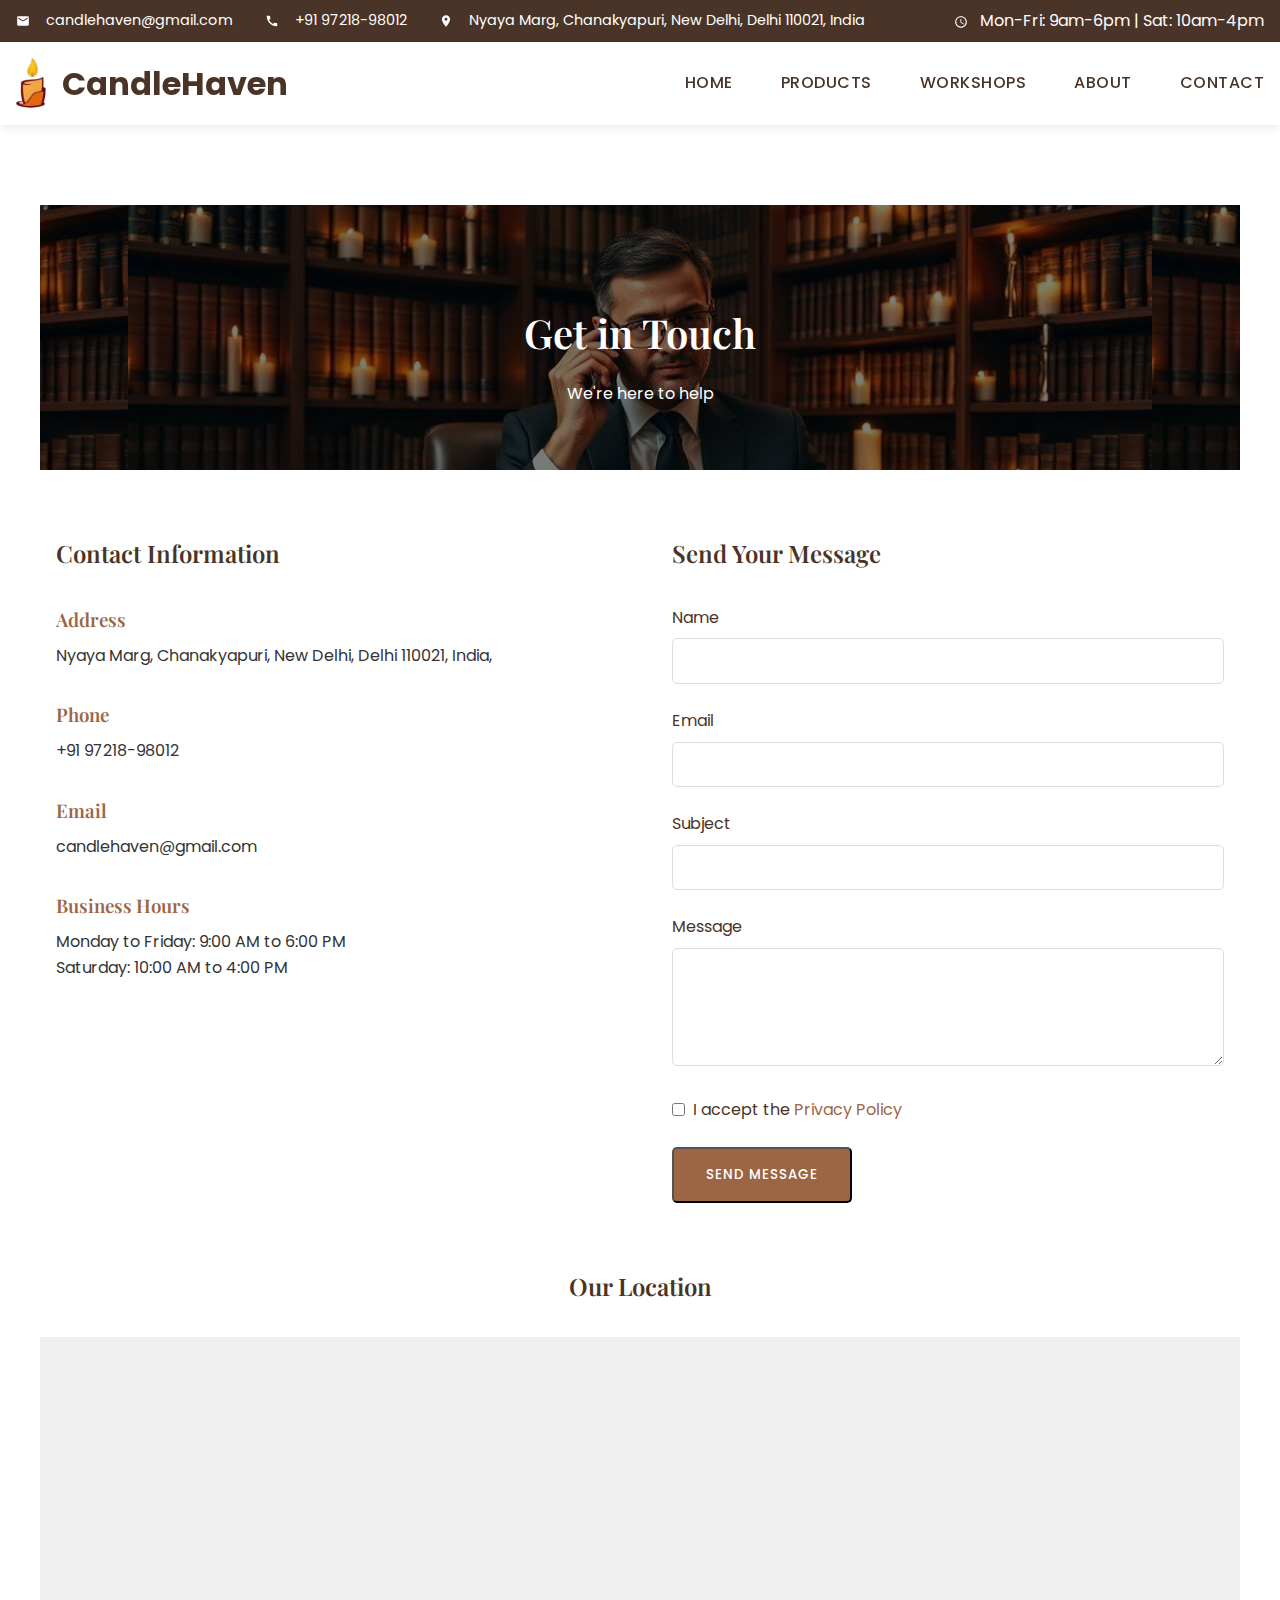
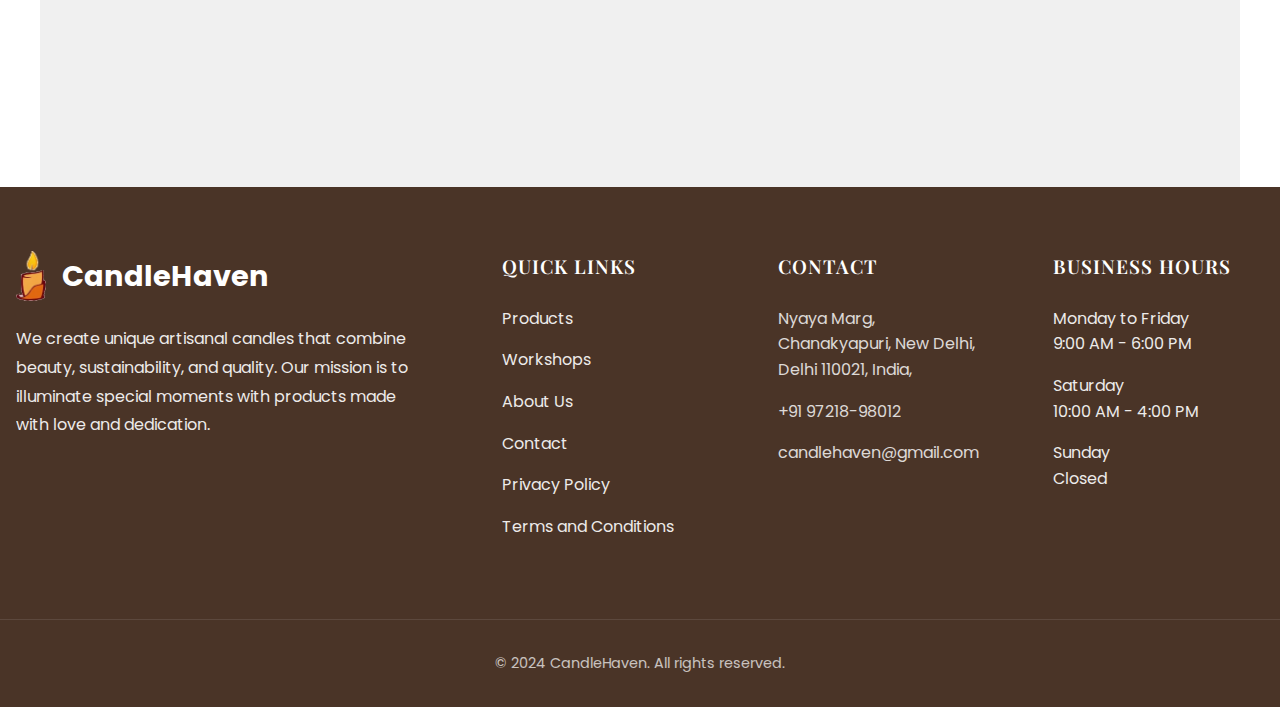
<file: contact.html>
<!DOCTYPE html>
<html lang="en">
  <head>
    <meta charset="UTF-8" />
    <meta name="viewport" content="width=device-width, initial-scale=1.0" />
    <title>Contact - CandleHaven | Get in Touch</title>
    <meta
      name="description"
      content="Contact us for custom orders, workshop information, or any questions about our artisanal candles."
    />
    <link rel="stylesheet" href="css/fonts.css" />
    <link rel="stylesheet" href="css/main.css" />
    <link rel="stylesheet" href="css/icons.css" />
    <link rel="icon" type="image/x-icon" href="img/logo.png" />
  </head>
  <body>
    <div class="top-bar">
      <div class="top-bar-content">
        <div class="top-contact">
          <a href="mailto:candlehaven@gmail.com">
            <svg
              width="20"
              height="20"
              viewBox="0 0 24 24"
              fill="none"
              xmlns="http://www.w3.org/2000/svg"
            >
              <path
                d="M20 4H4C2.9 4 2.01 4.9 2.01 6L2 18C2 19.1 2.9 20 4 20H20C21.1 20 22 19.1 22 18V6C22 4.9 21.1 4 20 4ZM20 8L12 13L4 8V6L12 11L20 6V8Z"
                fill="currentColor"
              />
            </svg>
            candlehaven@gmail.com
          </a>
          <a href="tel:+919721898012">
            <svg
              width="20"
              height="20"
              viewBox="0 0 24 24"
              fill="none"
              xmlns="http://www.w3.org/2000/svg"
            >
              <path
                d="M20.01 15.38C18.78 15.38 17.59 15.18 16.48 14.82C16.13 14.7 15.74 14.79 15.47 15.06L13.9 17.03C11.07 15.68 8.42 13.13 7.01 10.2L8.96 8.54C9.23 8.26 9.31 7.87 9.2 7.52C8.83 6.41 8.64 5.22 8.64 3.99C8.64 3.45 8.19 3 7.65 3H4.19C3.65 3 3 3.24 3 3.99C3 13.28 10.73 21 20.01 21C20.72 21 21 20.37 21 19.82V16.37C21 15.83 20.55 15.38 20.01 15.38Z"
                fill="currentColor"
              />
            </svg>
            +91 97218-98012
          </a>
          <a href="https://maps.app.goo.gl/Mmg88ad6Kq1a9LEd7" target="_blank">
            <svg
              width="20"
              height="20"
              viewBox="0 0 24 24"
              fill="none"
              xmlns="http://www.w3.org/2000/svg"
            >
              <path
                d="M12 2C8.13 2 5 5.13 5 9C5 14.25 12 22 12 22C12 22 19 14.25 19 9C19 5.13 15.87 2 12 2ZM12 11.5C10.62 11.5 9.5 10.38 9.5 9C9.5 7.62 10.62 6.5 12 6.5C13.38 6.5 14.5 7.62 14.5 9C14.5 10.38 13.38 11.5 12 11.5Z"
                fill="currentColor"
              />
            </svg>
            Nyaya Marg, Chanakyapuri, New Delhi, Delhi 110021, India
          </a>
        </div>
        <div class="top-hours">
          <svg
            width="20"
            height="20"
            viewBox="0 0 24 24"
            fill="none"
            xmlns="http://www.w3.org/2000/svg"
          >
            <path
              d="M11.99 2C6.47 2 2 6.48 2 12C2 17.52 6.47 22 11.99 22C17.52 22 22 17.52 22 12C22 6.48 17.52 2 11.99 2ZM12 20C7.58 20 4 16.42 4 12C4 7.58 7.58 4 12 4C16.42 4 20 7.58 20 12C20 16.42 16.42 20 12 20ZM12.5 7H11V13L16.25 16.15L17 14.92L12.5 12.25V7Z"
              fill="currentColor"
            />
          </svg>
          Mon-Fri: 9am-6pm | Sat: 10am-4pm
        </div>
      </div>
    </div>

    <header class="main-header">
      <div class="header-content">
        <div class="logo-container">
          <a href="index.html" class="logo">
            <img src="img/logo.png" alt="CandleHaven Logo" />
            CandleHaven
          </a>
        </div>
        <nav>
          <div class="nav-toggle">
            <span></span>
            <span></span>
            <span></span>
          </div>
          <ul class="nav-menu">
            <li><a href="index.html">Home</a></li>
            <li><a href="products.html">Products</a></li>
            <li><a href="workshops.html">Workshops</a></li>
            <li><a href="about.html">About</a></li>
            <li><a href="contact.html">Contact</a></li>
          </ul>
        </nav>
      </div>
    </header>

    <main>
      <section class="page-header contact-header">
        <h1>Get in Touch</h1>
        <p>We're here to help</p>
      </section>

      <section class="contact-content">
        <div class="contact-info">
          <h2>Contact Information</h2>
          <div class="info-item">
            <h3>Address</h3>
            <p>
              <a
                href="https://maps.app.goo.gl/Mmg88ad6Kq1a9LEd7"
                target="_blank"
                >Nyaya Marg, Chanakyapuri, New Delhi, Delhi 110021, India,
                </a
              >
            </p>
          </div>
          <div class="info-item">
            <h3>Phone</h3>
            <p><a href="tel:+919721898012">+91 97218-98012</a></p>
          </div>
          <div class="info-item">
            <h3>Email</h3>
            <p>
              <a href="mailto:candlehaven@gmail.com">candlehaven@gmail.com</a>
            </p>
          </div>
          <div class="info-item">
            <h3>Business Hours</h3>
            <p>
              Monday to Friday: 9:00 AM to 6:00 PM<br />
              Saturday: 10:00 AM to 4:00 PM
            </p>
          </div>
        </div>

        <div class="contact-form">
          <h2>Send Your Message</h2>
          <form action="thanks_form.php" method="POST">
            <div class="form-group">
              <label for="name">Name</label>
              <input type="text" id="name" name="name" required />
            </div>
            <div class="form-group">
              <label for="email">Email</label>
              <input type="email" id="email" name="email" required />
            </div>
            <div class="form-group">
              <label for="subject">Subject</label>
              <input type="text" id="subject" name="subject" required />
            </div>
            <div class="form-group">
              <label for="message">Message</label>
              <textarea
                id="message"
                name="message"
                rows="5"
                required
              ></textarea>
            </div>
            <div class="form-group checkbox">
              <input
                type="checkbox"
                id="privacy"
                name="privacy"
                value="on"
                required
              />
              <label for="privacy"
                >I accept the
                <a href="privacy-policy.html">Privacy Policy</a></label
              >
            </div>
            <button type="submit" class="cta-button">Send Message</button>
          </form>
        </div>
      </section>

      <section class="map-section">
        <h2>Our Location</h2>
        <div class="map-container">
          <iframe
            src="https://www.google.com/maps/embed?pb=!1m18!1m12!1m3!1d816.4572800073968!2d77.18806638648037!3d28.599409600000023!2m3!1f0!2f0!3f0!3m2!1i1024!2i768!4f13.1!3m3!1m2!1s0x390d1d5ddf2791d7%3A0xea69a7396f2a240b!2zTnlheWEgTWFyZywgQ2hhbmFreWFwdXJpLCBOZXcgRGVsaGksIERlbGhpIDExMDAyMSwg0JjQvdC00LjRjw!5e1!3m2!1sru!2sru!4v1737568139659!5m2!1sru!2sru"
            width="100%"
            height="450"
            style="border: 0"
            allowfullscreen=""
            loading="lazy"
            referrerpolicy="no-referrer-when-downgrade"
          ></iframe>
        </div>
      </section>
    </main>

    <footer class="footer">
      <div class="footer-content">
        <div class="footer-about">
          <a href="index.html" class="logo">
            <img src="img/logo.png" alt="CandleHaven Logo" />
            CandleHaven</a
          >
          <p>
            We create unique artisanal candles that combine beauty,
            sustainability, and quality. Our mission is to illuminate special
            moments with products made with love and dedication.
          </p>
        </div>
        <div class="footer-links">
          <h3>Quick Links</h3>
          <ul>
            <li><a href="products.html">Products</a></li>
            <li><a href="workshops.html">Workshops</a></li>
            <li><a href="about.html">About Us</a></li>
            <li><a href="contact.html">Contact</a></li>
            <li><a href="privacy-policy.html">Privacy Policy</a></li>
            <li><a href="terms-conditions.html">Terms and Conditions</a></li>
          </ul>
        </div>
        <div class="footer-contact">
          <h3>Contact</h3>
          <p>
            <a href="https://maps.app.goo.gl/Mmg88ad6Kq1a9LEd7" target="_blank">
              Nyaya Marg, Chanakyapuri, New Delhi, Delhi 110021, India,
              
            </a>
          </p>
          <p><a href="contact.html">+91 97218-98012</a></p>
          <p><a href="contact.html">candlehaven@gmail.com</a></p>
        </div>
        <div class="footer-hours">
          <h3>Business Hours</h3>
          <p>Monday to Friday<br />9:00 AM - 6:00 PM</p>
          <p>Saturday<br />10:00 AM - 4:00 PM</p>
          <p>Sunday<br />Closed</p>
        </div>
      </div>
      <div class="footer-bottom">
        <p>&copy; 2024 CandleHaven. All rights reserved.</p>
      </div>
    </footer>

    <script src="js/main.js"></script>
  </body>
</html>
</file>
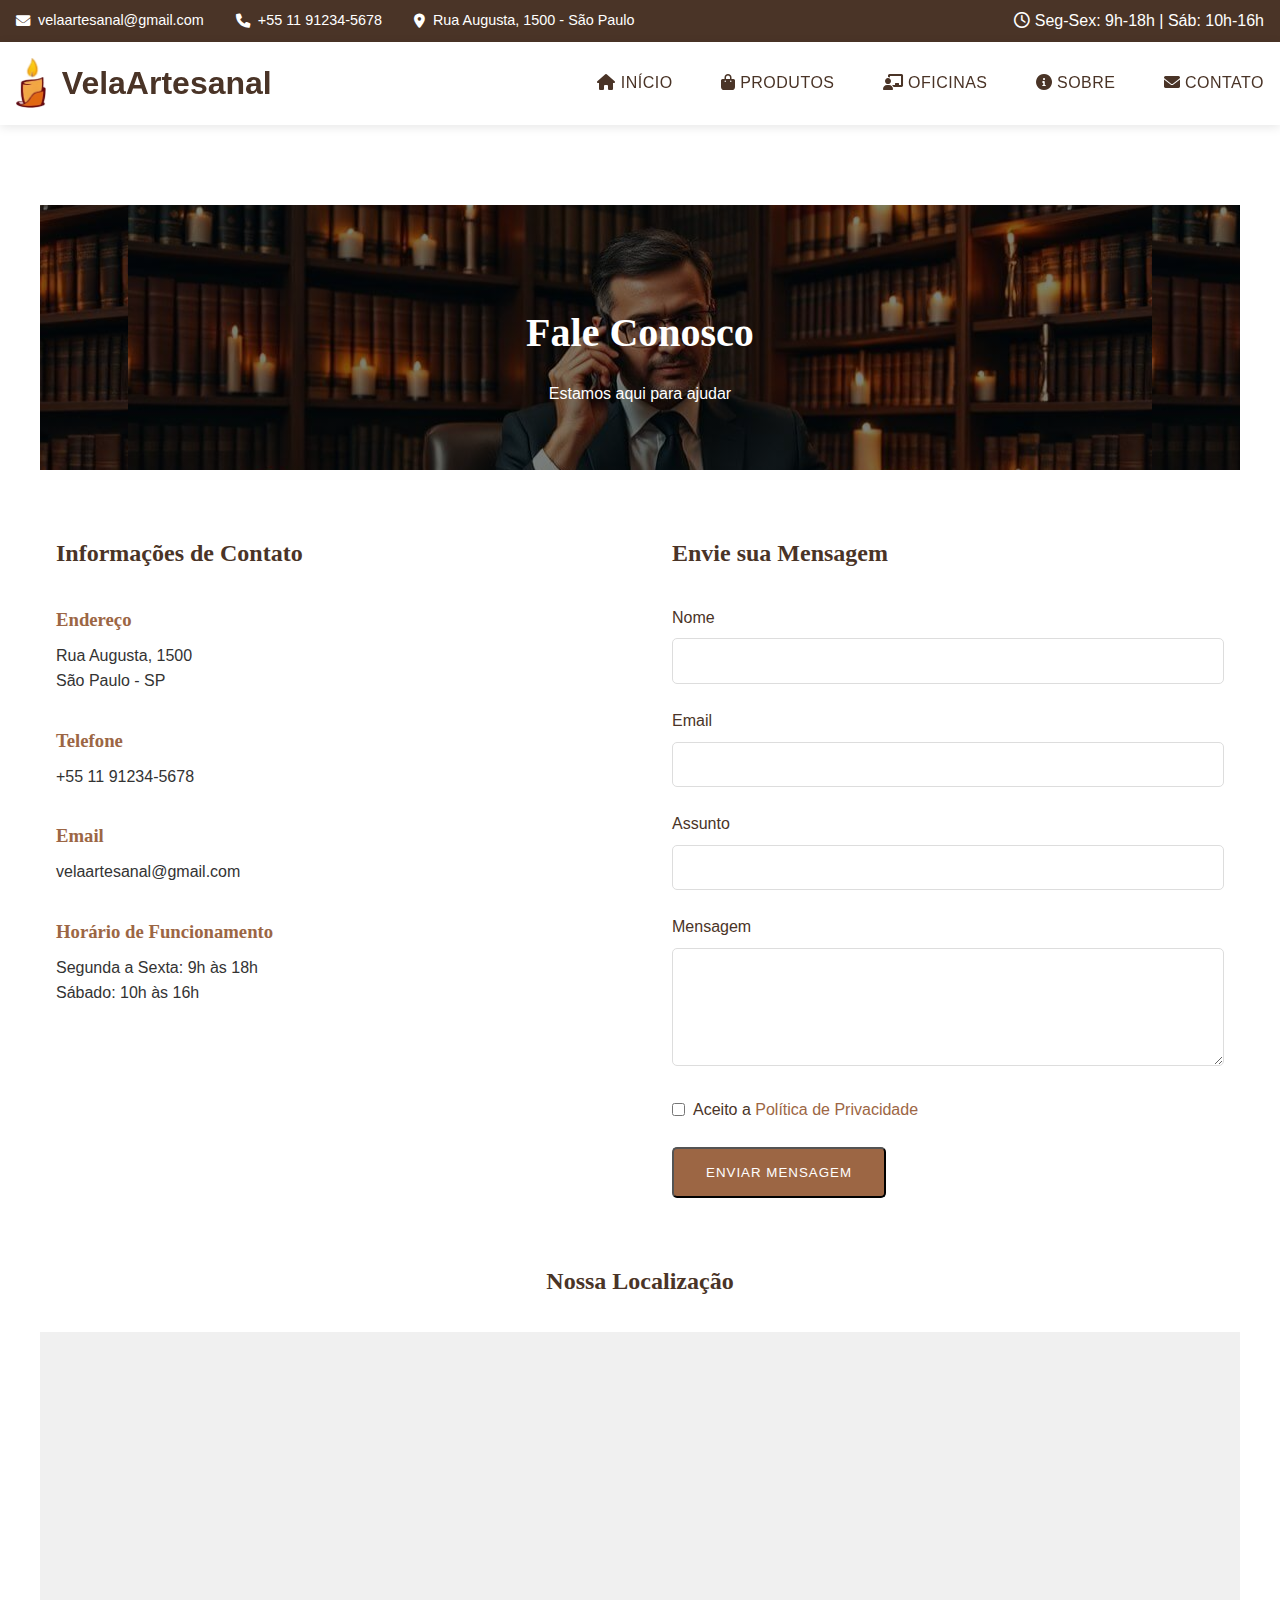
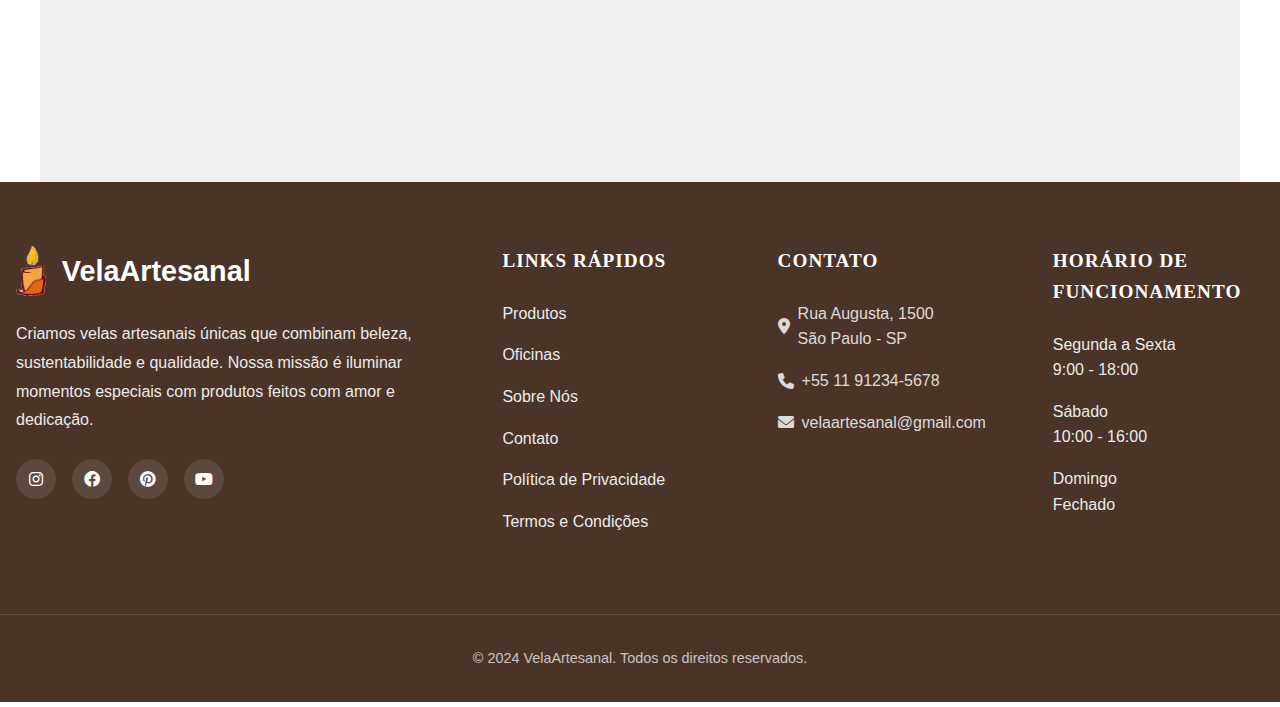
<file: contato.html>
<!DOCTYPE html>
<html lang="pt-BR">
<head>
    <meta charset="UTF-8">
    <meta name="viewport" content="width=device-width, initial-scale=1.0">
    <title>Contato - VelaArtesanal | Fale Conosco</title>
    <meta name="description" content="Entre em contato conosco para encomendas personalizadas, informações sobre oficinas ou qualquer dúvida sobre nossas velas artesanais.">
    <link rel="stylesheet" href="css/main.css">
    <link rel="stylesheet" href="https://cdnjs.cloudflare.com/ajax/libs/font-awesome/6.0.0/css/all.min.css">
</head>
<body>
    <div class="top-bar">
        <div class="top-bar-content">
            <div class="top-contact">
                <a href="mailto:velaartesanal@gmail.com"><i class="fas fa-envelope"></i> velaartesanal@gmail.com</a>
                <a href="tel:+5511912345678"><i class="fas fa-phone"></i> +55 11 91234-5678</a>
                <a href="https://maps.google.com/?q=Rua+Augusta+1500+Sao+Paulo" target="_blank">
                    <i class="fas fa-map-marker-alt"></i> Rua Augusta, 1500 - São Paulo
                </a>
            </div>
            <div class="top-hours">
                <i class="far fa-clock"></i> Seg-Sex: 9h-18h | Sáb: 10h-16h
            </div>
        </div>
    </div>

    <header class="main-header">
        <div class="header-content">
            <div class="logo-container">
                <a href="index.html" class="logo">
                    <img src="img/logo.png" alt="VelaArtesanal Logo">
                    VelaArtesanal
                </a>
            </div>
            <nav>
                <div class="nav-toggle">
                    <span></span>
                    <span></span>
                    <span></span>
                </div>
                <ul class="nav-menu">
                    <li><a href="index.html"><i class="fas fa-home"></i> Início</a></li>
                    <li><a href="produtos.html"><i class="fas fa-shopping-bag"></i> Produtos</a></li>
                    <li><a href="oficinas.html"><i class="fas fa-chalkboard-teacher"></i> Oficinas</a></li>
                    <li><a href="sobre.html"><i class="fas fa-info-circle"></i> Sobre</a></li>
                    <li><a href="contato.html"><i class="fas fa-envelope"></i> Contato</a></li>
                </ul>
            </nav>
        </div>
    </header>

    <main>
        <section class="page-header contact-header">
            <h1>Fale Conosco</h1>
            <p>Estamos aqui para ajudar</p>
        </section>

        <section class="contact-content">
            <div class="contact-info">
                <h2>Informações de Contato</h2>
                <div class="info-item">
                    <h3>Endereço</h3>
                    <p><a href="https://maps.google.com/?q=Rua+Augusta+1500+Sao+Paulo" target="_blank">Rua Augusta, 1500<br>São Paulo - SP</a></p>
                </div>
                <div class="info-item">
                    <h3>Telefone</h3>
                    <p><a href="tel:+5511912345678">+55 11 91234-5678</a></p>
                </div>
                <div class="info-item">
                    <h3>Email</h3>
                    <p><a href="mailto:velaartesanal@gmail.com">velaartesanal@gmail.com</a></p>
                </div>
                <div class="info-item">
                    <h3>Horário de Funcionamento</h3>
                    <p>Segunda a Sexta: 9h às 18h<br>
                    Sábado: 10h às 16h</p>
                </div>
            </div>

            <div class="contact-form">
                <h2>Envie sua Mensagem</h2>
                <form action="thanks_form.php" method="POST">
                    <div class="form-group">
                        <label for="name">Nome</label>
                        <input type="text" id="name" name="name" required>
                    </div>
                    <div class="form-group">
                        <label for="email">Email</label>
                        <input type="email" id="email" name="email" required>
                    </div>
                    <div class="form-group">
                        <label for="subject">Assunto</label>
                        <input type="text" id="subject" name="subject" required>
                    </div>
                    <div class="form-group">
                        <label for="message">Mensagem</label>
                        <textarea id="message" name="message" rows="5" required></textarea>
                    </div>
                    <div class="form-group checkbox">
                        <input type="checkbox" id="privacy" name="privacy" value="on" required>
                        <label for="privacy">Aceito a <a href="privacy-policy.html">Política de Privacidade</a></label>
                    </div>
                    <button type="submit" class="cta-button">Enviar Mensagem</button>
                </form>
            </div>
        </section>

        <section class="map-section">
            <h2>Nossa Localização</h2>
            <div class="map-container">
                <iframe src="https://www.google.com/maps/embed?pb=!1m18!1m12!1m3!1d3657.3064361134256!2d-46.6519844!3d-23.5575989!2m3!1f0!2f0!3f0!3m2!1i1024!2i768!4f13.1!3m3!1m2!1s0x94ce59c8da0aa315%3A0x63b9f0af9012c6!2sR.%20Augusta%2C%201500%20-%20Consola%C3%A7%C3%A3o%2C%20S%C3%A3o%20Paulo%20-%20SP%2C%2001304-001!5e0!3m2!1spt-BR!2sbr!4v1642777564854!5m2!1spt-BR!2sbr" width="100%" height="450" style="border:0;" allowfullscreen="" loading="lazy"></iframe>
            </div>
        </section>
    </main>

    <footer class="footer">
        <div class="footer-content">
            <div class="footer-about">
                <a href="index.html" class="logo">
									<img src="img/logo.png" alt="VelaArtesanal Logo">
									VelaArtesanal</a>
                <p>Criamos velas artesanais únicas que combinam beleza, sustentabilidade e qualidade. Nossa missão é iluminar momentos especiais com produtos feitos com amor e dedicação.</p>
                <div class="social-links">
                    <a href="index.html"><i class="fab fa-instagram"></i></a>
                    <a href="index.html"><i class="fab fa-facebook"></i></a>
                    <a href="index.html"><i class="fab fa-pinterest"></i></a>
                    <a href="index.html"><i class="fab fa-youtube"></i></a>
                </div>
            </div>
            <div class="footer-links">
                <h3>Links Rápidos</h3>
                <ul>
                    <li><a href="produtos.html">Produtos</a></li>
                    <li><a href="oficinas.html">Oficinas</a></li>
                    <li><a href="sobre.html">Sobre Nós</a></li>
                    <li><a href="contato.html">Contato</a></li>
                    <li><a href="privacy-policy.html">Política de Privacidade</a></li>
                    <li><a href="terms-conditions.html">Termos e Condições</a></li>
                </ul>
            </div>
            <div class="footer-contact">
                <h3>Contato</h3>
                <p><a href="https://maps.google.com/?q=Rua+Augusta+1500+Sao+Paulo" target="_blank">
                    <i class="fas fa-map-marker-alt"></i> Rua Augusta, 1500<br>São Paulo - SP
                </a></p>
                <p><a href="tel:+5511912345678"><i class="fas fa-phone"></i> +55 11 91234-5678</a></p>
                <p><a href="mailto:velaartesanal@gmail.com"><i class="fas fa-envelope"></i> velaartesanal@gmail.com</a></p>
            </div>
            <div class="footer-hours">
                <h3>Horário de Funcionamento</h3>
                <p>Segunda a Sexta<br>9:00 - 18:00</p>
                <p>Sábado<br>10:00 - 16:00</p>
                <p>Domingo<br>Fechado</p>
            </div>
        </div>
        <div class="footer-bottom">
            <p>&copy; 2024 VelaArtesanal. Todos os direitos reservados.</p>
        </div>
    </footer>

    <script src="js/main.js"></script>
</body>
</html>
</file>
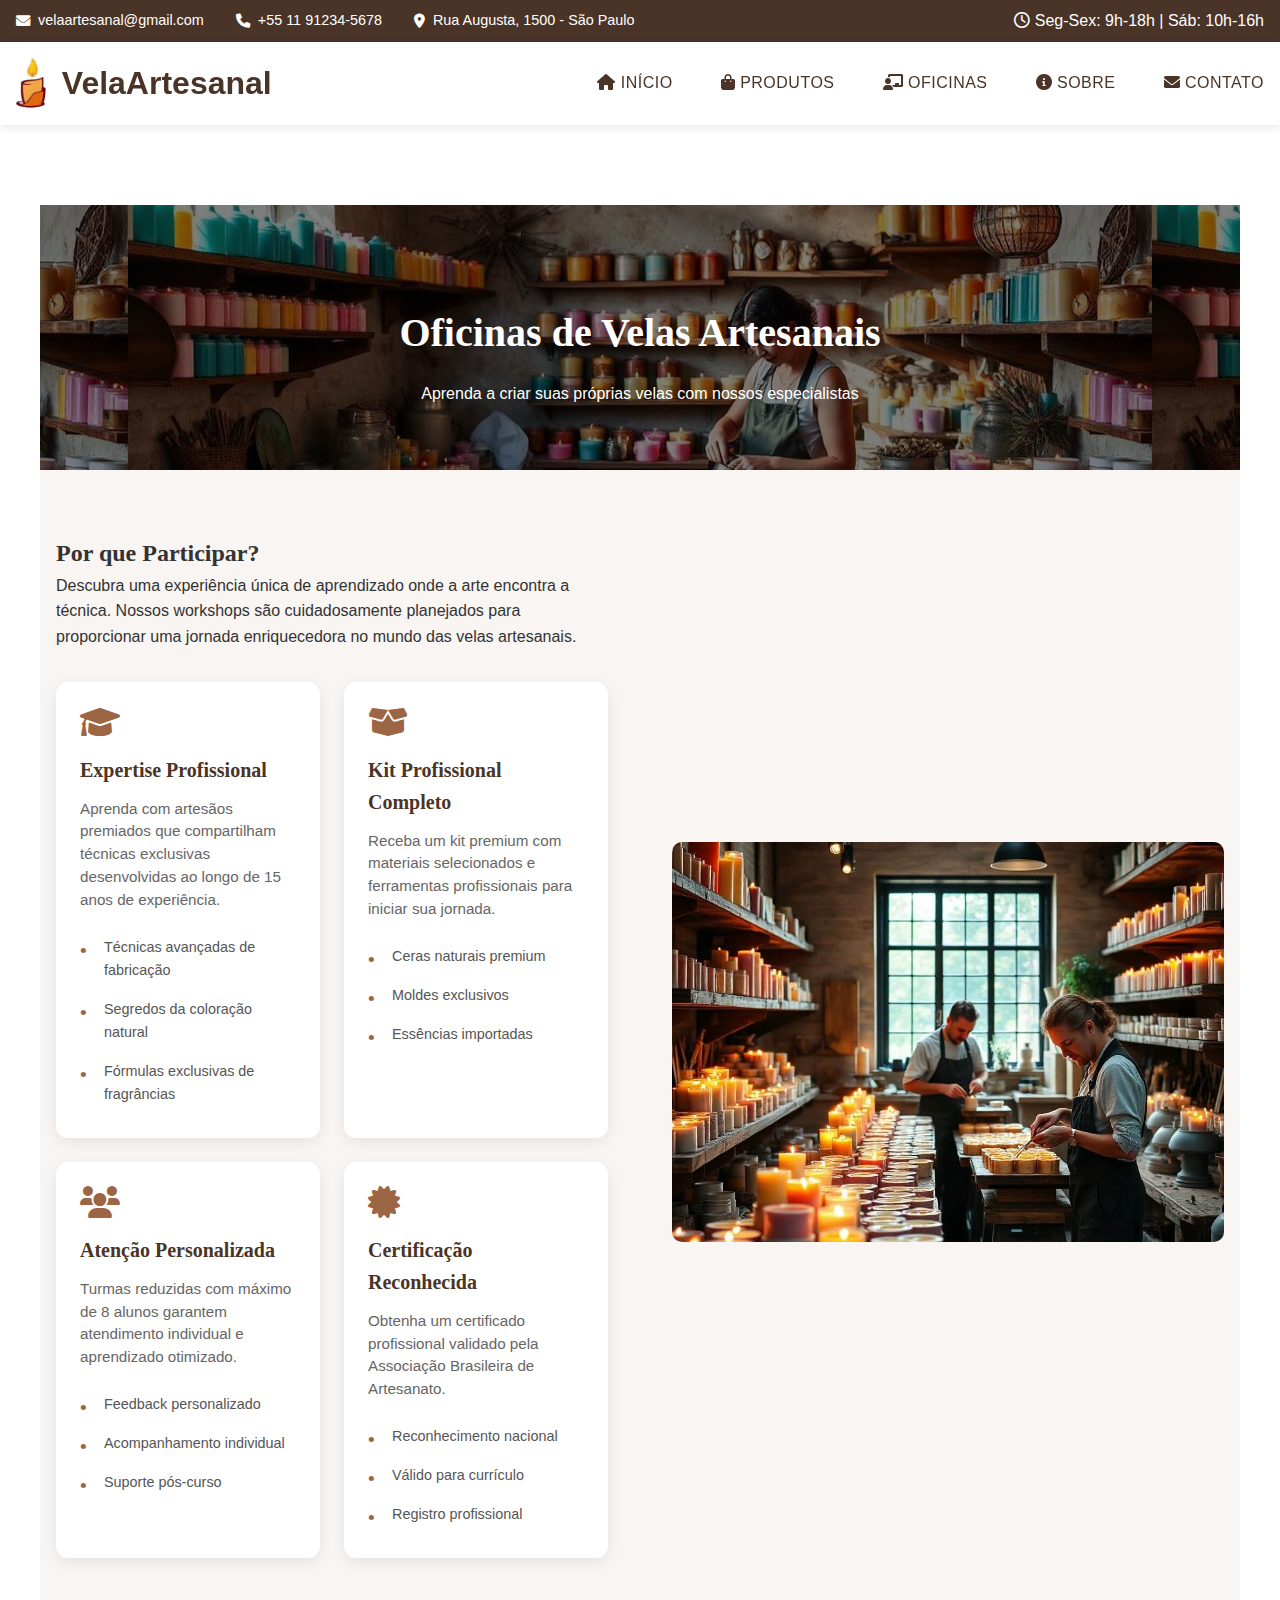
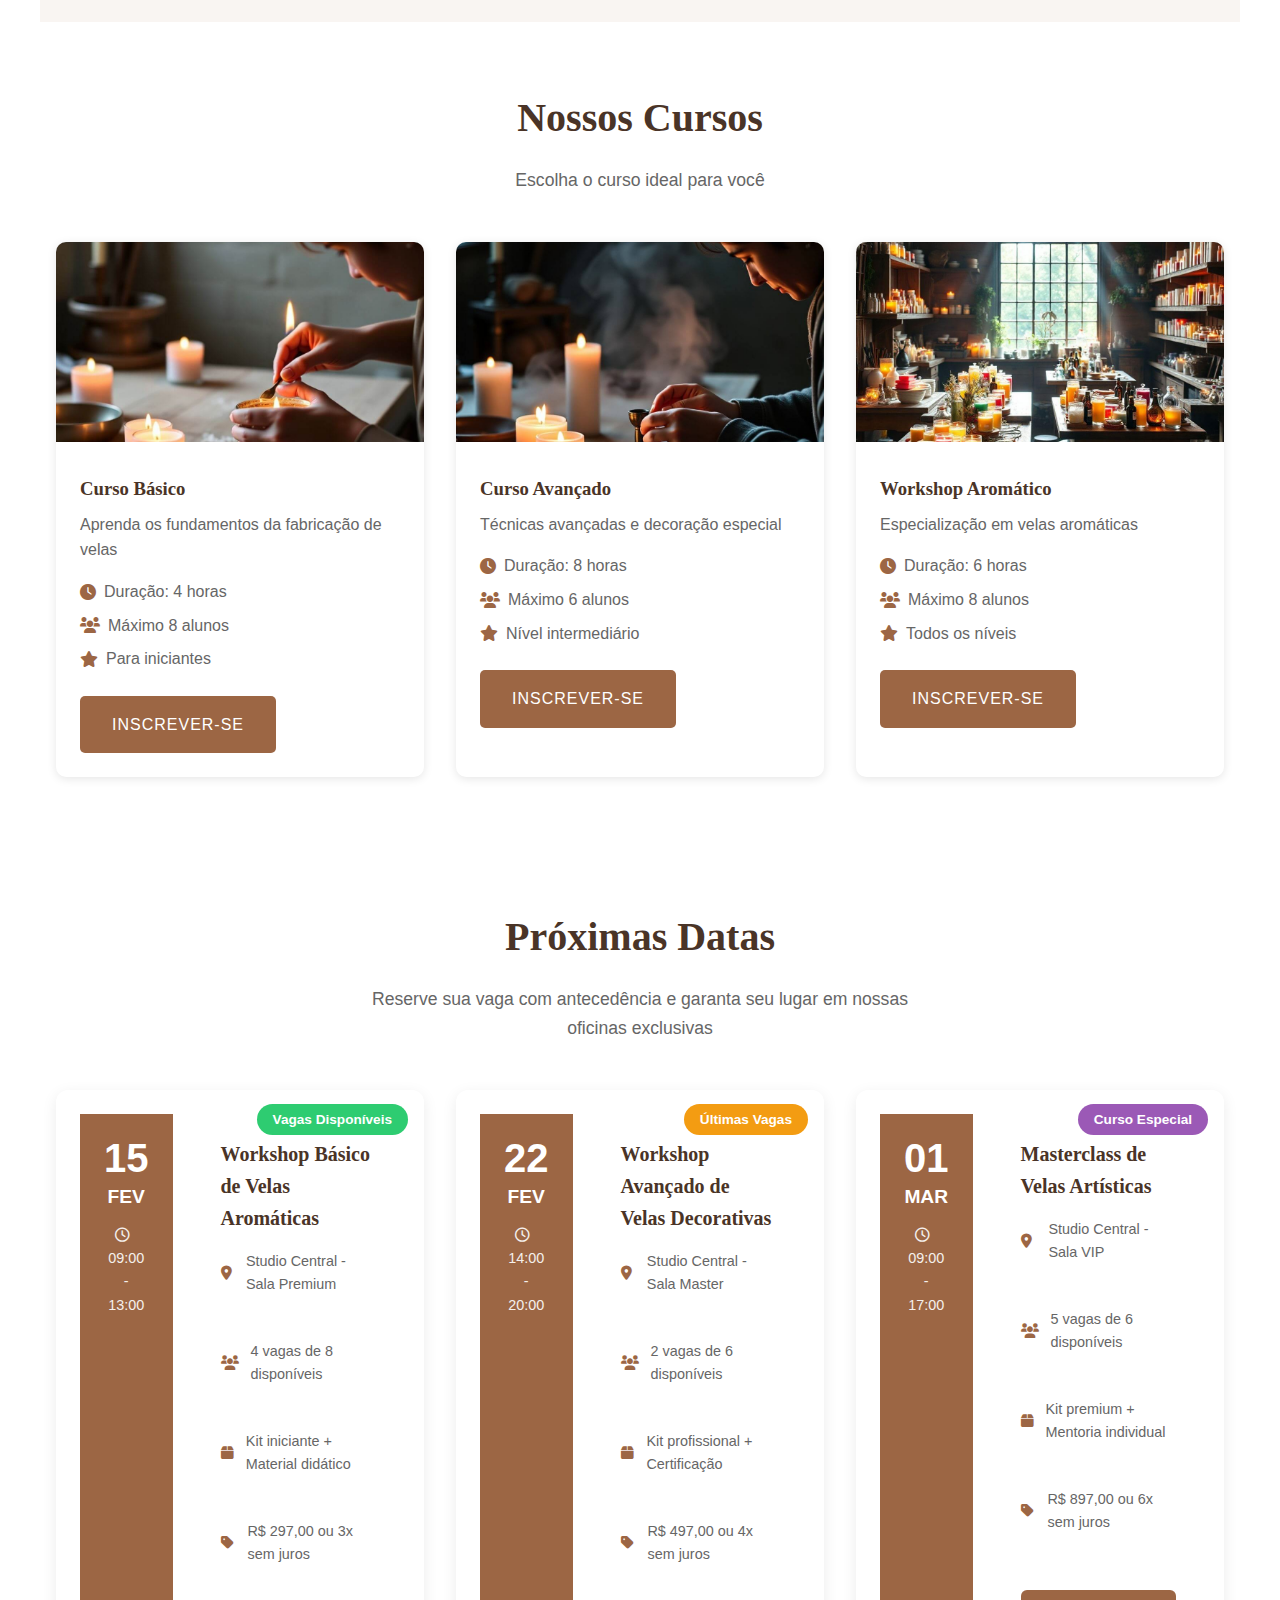
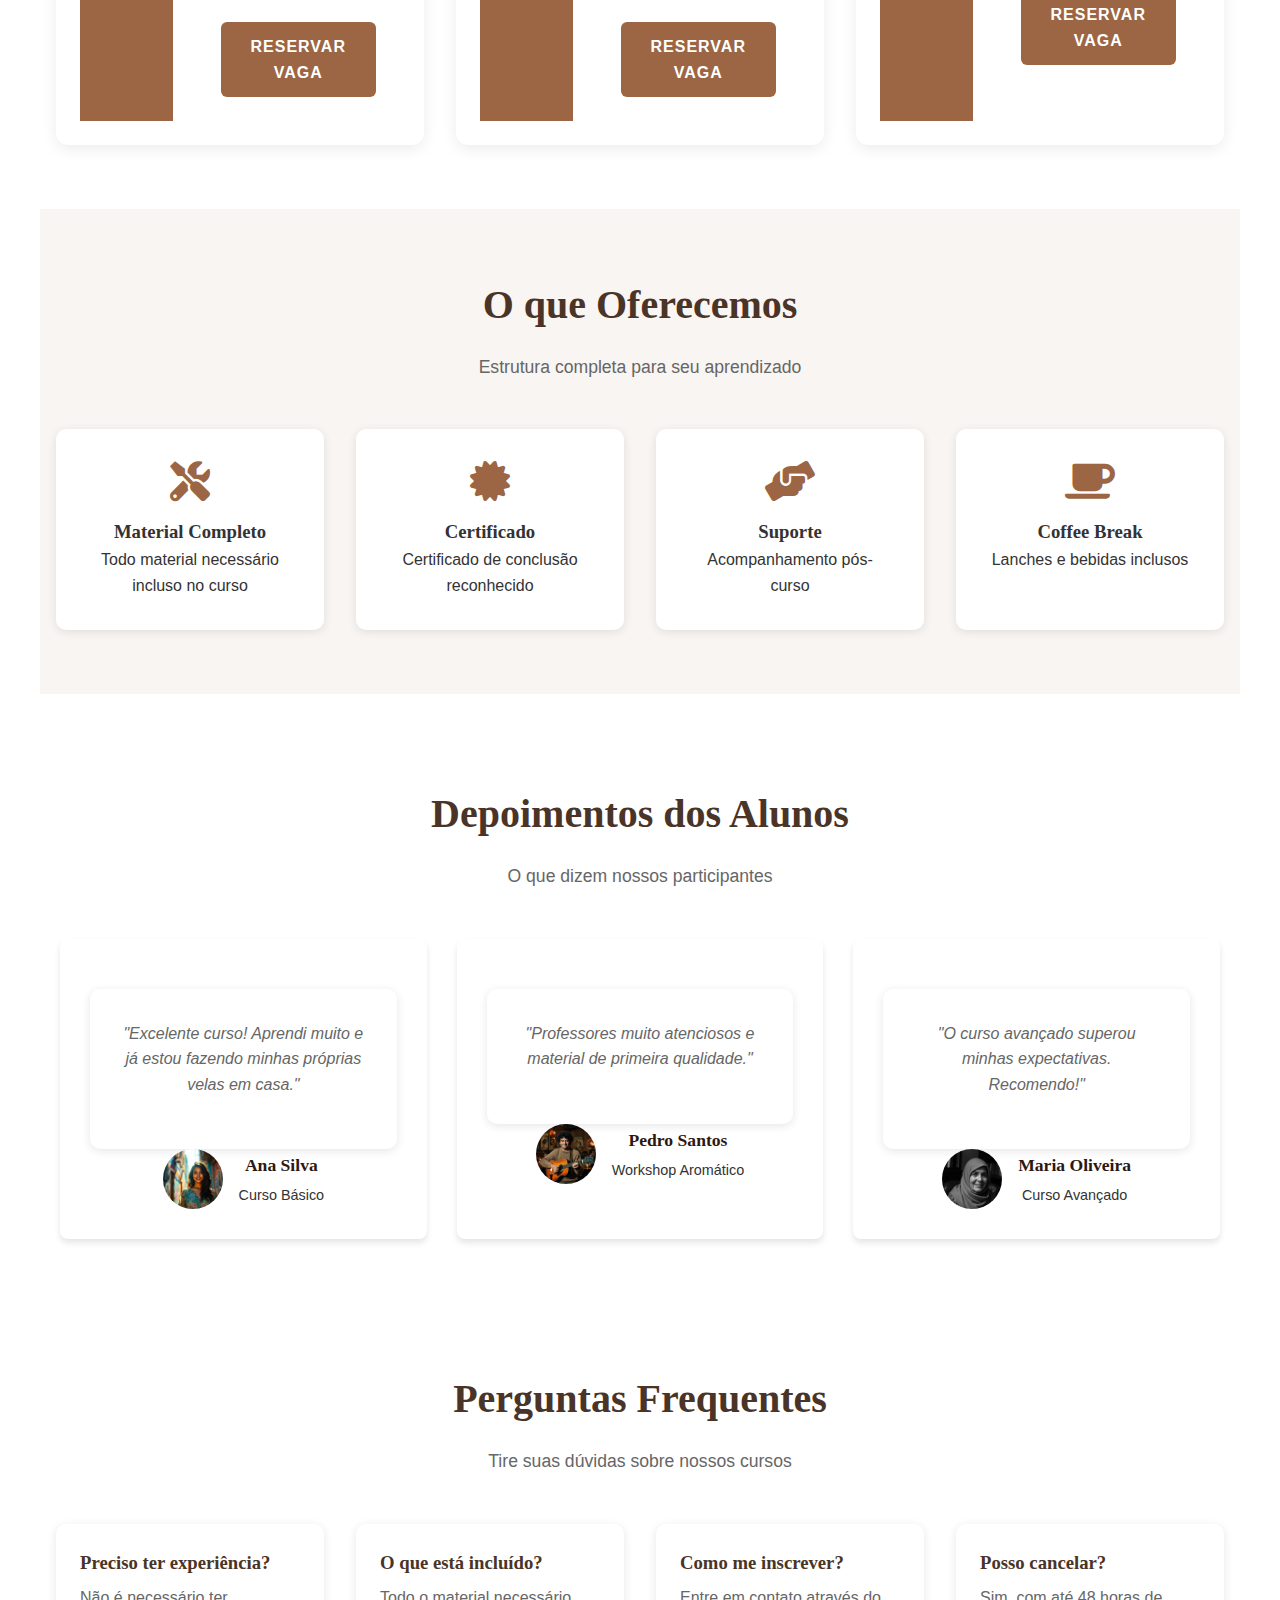
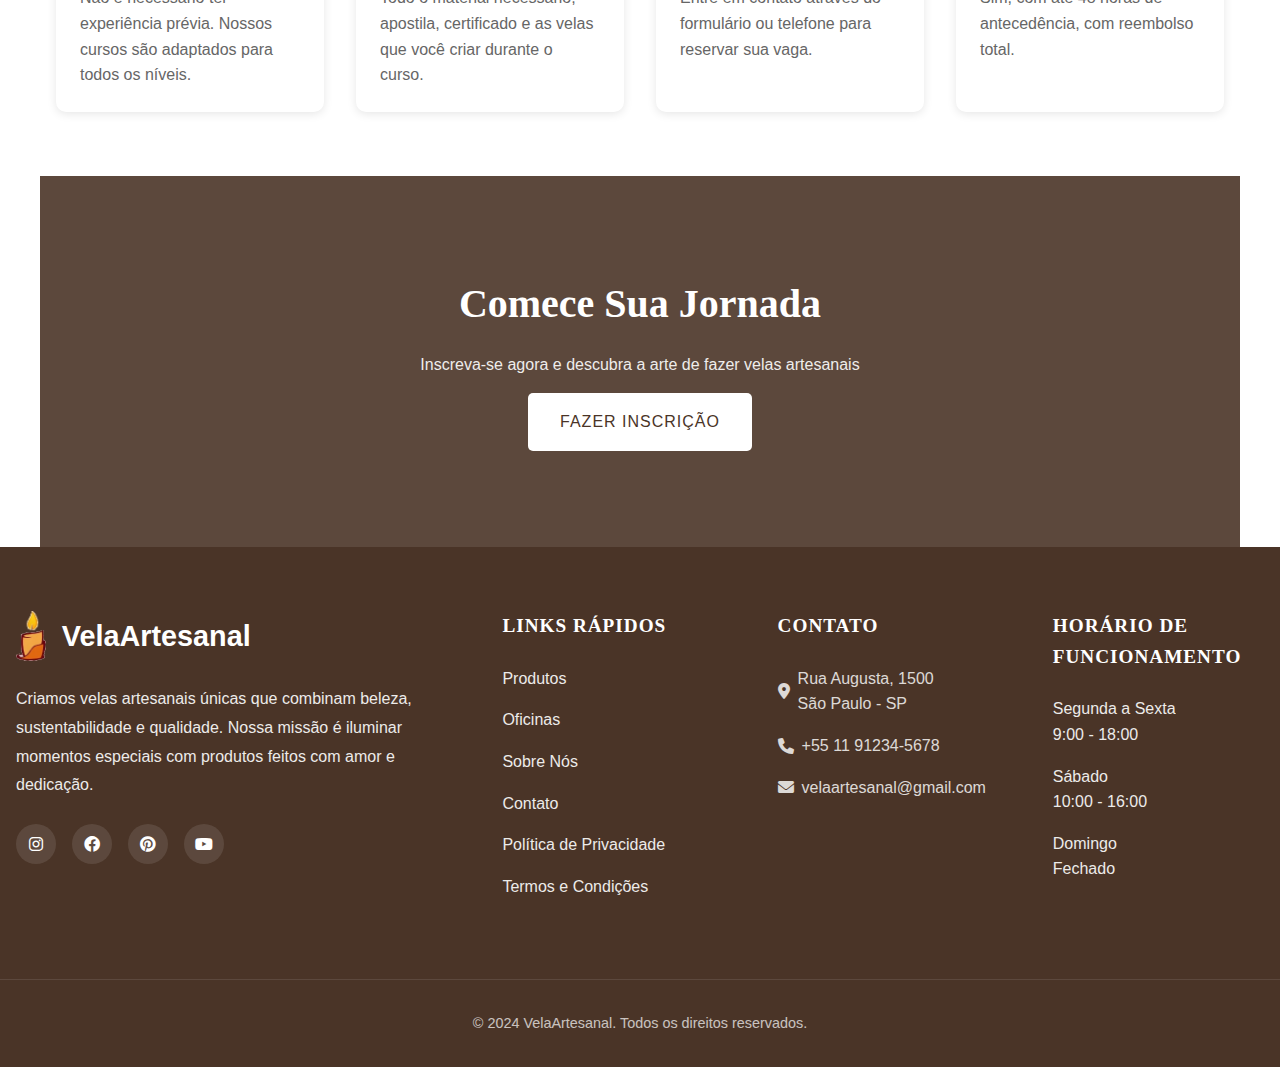
<file: oficinas.html>
<!DOCTYPE html>
<html lang="pt-BR">
<head>
    <meta charset="UTF-8">
    <meta name="viewport" content="width=device-width, initial-scale=1.0">
    <title>Oficinas - VelaArtesanal | Aprenda a Arte das Velas</title>
    <meta name="description" content="Participe de nossas oficinas e aprenda a criar suas próprias velas artesanais. Workshops práticos e personalizados para todos os níveis.">
    <link rel="stylesheet" href="css/main.css">
    <link rel="stylesheet" href="https://cdnjs.cloudflare.com/ajax/libs/font-awesome/6.0.0/css/all.min.css">
</head>
<body>
    <div class="top-bar">
        <div class="top-bar-content">
            <div class="top-contact">
                <a href="mailto:velaartesanal@gmail.com"><i class="fas fa-envelope"></i> velaartesanal@gmail.com</a>
                <a href="tel:+5511912345678"><i class="fas fa-phone"></i> +55 11 91234-5678</a>
                <a href="https://maps.google.com/?q=Rua+Augusta+1500+Sao+Paulo" target="_blank">
                    <i class="fas fa-map-marker-alt"></i> Rua Augusta, 1500 - São Paulo
                </a>
            </div>
            <div class="top-hours">
                <i class="far fa-clock"></i> Seg-Sex: 9h-18h | Sáb: 10h-16h
            </div>
        </div>
    </div>

    <header class="main-header">
        <div class="header-content">
            <div class="logo-container">
                <a href="index.html" class="logo">
                    <img src="img/logo.png" alt="VelaArtesanal Logo">
                    VelaArtesanal
                </a>
            </div>
            <nav>
                <div class="nav-toggle">
                    <span></span>
                    <span></span>
                    <span></span>
                </div>
                <ul class="nav-menu">
                    <li><a href="index.html"><i class="fas fa-home"></i> Início</a></li>
                    <li><a href="produtos.html"><i class="fas fa-shopping-bag"></i> Produtos</a></li>
                    <li><a href="oficinas.html"><i class="fas fa-chalkboard-teacher"></i> Oficinas</a></li>
                    <li><a href="sobre.html"><i class="fas fa-info-circle"></i> Sobre</a></li>
                    <li><a href="contato.html"><i class="fas fa-envelope"></i> Contato</a></li>
                </ul>
            </nav>
        </div>
    </header>

    <main>
        <section class="page-header oficinas-header">
            <h1>Oficinas de Velas Artesanais</h1>
            <p>Aprenda a criar suas próprias velas com nossos especialistas</p>
        </section>

        <section class="workshop-intro">
            <div class="intro-content">
                <div class="intro-text">
                    <h2>Por que Participar?</h2>
                    <p class="intro-description">Descubra uma experiência única de aprendizado onde a arte encontra a técnica. Nossos workshops são cuidadosamente planejados para proporcionar uma jornada enriquecedora no mundo das velas artesanais.</p>
                    <div class="benefits-grid">
                        <div class="benefit-card">
                            <i class="fas fa-graduation-cap"></i>
                            <h3>Expertise Profissional</h3>
                            <p>Aprenda com artesãos premiados que compartilham técnicas exclusivas desenvolvidas ao longo de 15 anos de experiência.</p>
                            <ul class="benefit-details">
                                <li>Técnicas avançadas de fabricação</li>
                                <li>Segredos da coloração natural</li>
                                <li>Fórmulas exclusivas de fragrâncias</li>
                            </ul>
                        </div>
                        <div class="benefit-card">
                            <i class="fas fa-box-open"></i>
                            <h3>Kit Profissional Completo</h3>
                            <p>Receba um kit premium com materiais selecionados e ferramentas profissionais para iniciar sua jornada.</p>
                            <ul class="benefit-details">
                                <li>Ceras naturais premium</li>
                                <li>Moldes exclusivos</li>
                                <li>Essências importadas</li>
                            </ul>
                        </div>
                        <div class="benefit-card">
                            <i class="fas fa-users"></i>
                            <h3>Atenção Personalizada</h3>
                            <p>Turmas reduzidas com máximo de 8 alunos garantem atendimento individual e aprendizado otimizado.</p>
                            <ul class="benefit-details">
                                <li>Feedback personalizado</li>
                                <li>Acompanhamento individual</li>
                                <li>Suporte pós-curso</li>
                            </ul>
                        </div>
                        <div class="benefit-card">
                            <i class="fas fa-certificate"></i>
                            <h3>Certificação Reconhecida</h3>
                            <p>Obtenha um certificado profissional validado pela Associação Brasileira de Artesanato.</p>
                            <ul class="benefit-details">
                                <li>Reconhecimento nacional</li>
                                <li>Válido para currículo</li>
                                <li>Registro profissional</li>
                            </ul>
                        </div>
                    </div>
                </div>
                <div class="intro-image">
                    <img src="img/workshop-intro.jpg" alt="Oficina de velas em ação mostrando alunos aprendendo técnicas avançadas">
                </div>
            </div>
        </section>

        <section class="workshop-types">
            <div class="section-header">
                <h2>Nossos Cursos</h2>
                <p>Escolha o curso ideal para você</p>
            </div>
            <div class="courses-grid">
                <div class="course-card">
                    <img src="img/lesson1.jpg" alt="Curso Básico">
                    <div class="course-info">
                        <h3>Curso Básico</h3>
                        <p>Aprenda os fundamentos da fabricação de velas</p>
                        <ul>
                            <li><i class="fas fa-clock"></i> Duração: 4 horas</li>
                            <li><i class="fas fa-users"></i> Máximo 8 alunos</li>
                            <li><i class="fas fa-star"></i> Para iniciantes</li>
                        </ul>
                        <a href="contato.html" class="cta-button">Inscrever-se</a>
                    </div>
                </div>
                <div class="course-card">
                    <img src="img/lesson2.jpg" alt="Curso Avançado">
                    <div class="course-info">
                        <h3>Curso Avançado</h3>
                        <p>Técnicas avançadas e decoração especial</p>
                        <ul>
                            <li><i class="fas fa-clock"></i> Duração: 8 horas</li>
                            <li><i class="fas fa-users"></i> Máximo 6 alunos</li>
                            <li><i class="fas fa-star"></i> Nível intermediário</li>
                        </ul>
                        <a href="contato.html" class="cta-button">Inscrever-se</a>
                    </div>
                </div>
                <div class="course-card">
                    <img src="img/lesson3.jpg" alt="Workshop Aromático">
                    <div class="course-info">
                        <h3>Workshop Aromático</h3>
                        <p>Especialização em velas aromáticas</p>
                        <ul>
                            <li><i class="fas fa-clock"></i> Duração: 6 horas</li>
                            <li><i class="fas fa-users"></i> Máximo 8 alunos</li>
                            <li><i class="fas fa-star"></i> Todos os níveis</li>
                        </ul>
                        <a href="contato.html" class="cta-button">Inscrever-se</a>
                    </div>
                </div>
            </div>
        </section>

        <section class="workshop-schedule">
            <div class="section-header">
                <h2>Próximas Datas</h2>
                <p>Reserve sua vaga com antecedência e garanta seu lugar em nossas oficinas exclusivas</p>
            </div>
            <div class="schedule-container">
                <div class="schedule-grid">
                    <div class="schedule-card">
                        <div class="schedule-status available">
                            <span class="status-badge">Vagas Disponíveis</span>
                        </div>
                        <div class="schedule-date">
                            <span class="day">15</span>
                            <span class="month">FEV</span>
                            <div class="schedule-time">
                                <i class="far fa-clock"></i>
                                <span>09:00 <br/>- 13:00</span>
                            </div>
                        </div>
                        <div class="schedule-details">
                            <h3>Workshop Básico de Velas Aromáticas</h3>
                            <div class="schedule-info">
                                <div class="info-item">
                                    <i class="fas fa-map-marker-alt"></i>
                                    <span>Studio Central - Sala Premium</span>
                                </div>
                                <div class="info-item">
                                    <i class="fas fa-users"></i>
                                    <span>4 vagas de 8 disponíveis</span>
                                </div>
                                <div class="info-item">
                                    <i class="fas fa-box"></i>
                                    <span>Kit iniciante + Material didático</span>
                                </div>
                                <div class="info-item">
                                    <i class="fas fa-tag"></i>
                                    <span>R$ 297,00 ou 3x sem juros</span>
                                </div>
                            </div>
                            <a href="contato.html" class="cta-button">Reservar Vaga</a>
                        </div>
                    </div>

                    <div class="schedule-card">
                        <div class="schedule-status limited">
                            <span class="status-badge">Últimas Vagas</span>
                        </div>
                        <div class="schedule-date">
                            <span class="day">22</span>
                            <span class="month">FEV</span>
                            <div class="schedule-time">
                                <i class="far fa-clock"></i>
                                <span>14:00<br/> - 20:00</span>
                            </div>
                        </div>
                        <div class="schedule-details">
                            <h3>Workshop Avançado de Velas Decorativas</h3>
                            <div class="schedule-info">
                                <div class="info-item">
                                    <i class="fas fa-map-marker-alt"></i>
                                    <span>Studio Central - Sala Master</span>
                                </div>
                                <div class="info-item">
                                    <i class="fas fa-users"></i>
                                    <span>2 vagas de 6 disponíveis</span>
                                </div>
                                <div class="info-item">
                                    <i class="fas fa-box"></i>
                                    <span>Kit profissional + Certificação</span>
                                </div>
                                <div class="info-item">
                                    <i class="fas fa-tag"></i>
                                    <span>R$ 497,00 ou 4x sem juros</span>
                                </div>
                            </div>
                            <a href="contato.html" class="cta-button">Reservar Vaga</a>
                        </div>
                    </div>

                    <div class="schedule-card">
                        <div class="schedule-status special">
                            <span class="status-badge">Curso Especial</span>
                        </div>
                        <div class="schedule-date">
                            <span class="day">01</span>
                            <span class="month">MAR</span>
                            <div class="schedule-time">
                                <i class="far fa-clock"></i>
                                <span>09:00<br/> - 17:00</span>
                            </div>
                        </div>
                        <div class="schedule-details">
                            <h3>Masterclass de Velas Artísticas</h3>
                            <div class="schedule-info">
                                <div class="info-item">
                                    <i class="fas fa-map-marker-alt"></i>
                                    <span>Studio Central - Sala VIP</span>
                                </div>
                                <div class="info-item">
                                    <i class="fas fa-users"></i>
                                    <span>5 vagas de 6 disponíveis</span>
                                </div>
                                <div class="info-item">
                                    <i class="fas fa-box"></i>
                                    <span>Kit premium + Mentoria individual</span>
                                </div>
                                <div class="info-item">
                                    <i class="fas fa-tag"></i>
                                    <span>R$ 897,00 ou 6x sem juros</span>
                                </div>
                            </div>
                            <a href="contato.html" class="cta-button">Reservar Vaga</a>
                        </div>
                    </div>
                </div>
            </div>
        </section>

        <section class="workshop-features">
            <div class="section-header">
                <h2>O que Oferecemos</h2>
                <p>Estrutura completa para seu aprendizado</p>
            </div>
            <div class="features-grid">
                <div class="feature-item">
                    <i class="fas fa-tools"></i>
                    <h3>Material Completo</h3>
                    <p>Todo material necessário incluso no curso</p>
                </div>
                <div class="feature-item">
                    <i class="fas fa-certificate"></i>
                    <h3>Certificado</h3>
                    <p>Certificado de conclusão reconhecido</p>
                </div>
                <div class="feature-item">
                    <i class="fas fa-hands-helping"></i>
                    <h3>Suporte</h3>
                    <p>Acompanhamento pós-curso</p>
                </div>
                <div class="feature-item">
                    <i class="fas fa-coffee"></i>
                    <h3>Coffee Break</h3>
                    <p>Lanches e bebidas inclusos</p>
                </div>
            </div>
        </section>

        <section class="workshop-testimonials">
            <div class="section-header">
                <h2>Depoimentos dos Alunos</h2>
                <p>O que dizem nossos participantes</p>
            </div>
            <div class="testimonials-grid">
                <div class="testimonial-card">
                    <div class="testimonial-content">
                        <p>"Excelente curso! Aprendi muito e já estou fazendo minhas próprias velas em casa."</p>
                    </div>
                    <div class="testimonial-author">
                        <img src="img/client1.jpg" alt="Ana Silva">
                        <div class="author-info">
                            <h4>Ana Silva</h4>
                            <p>Curso Básico</p>
                        </div>
                    </div>
                </div>
                <div class="testimonial-card">
                    <div class="testimonial-content">
                        <p>"Professores muito atenciosos e material de primeira qualidade."</p>
                    </div>
                    <div class="testimonial-author">
                        <img src="img/client2.jpg" alt="Pedro Santos">
                        <div class="author-info">
                            <h4>Pedro Santos</h4>
                            <p>Workshop Aromático</p>
                        </div>
                    </div>
                </div>
                <div class="testimonial-card">
                    <div class="testimonial-content">
                        <p>"O curso avançado superou minhas expectativas. Recomendo!"</p>
                    </div>
                    <div class="testimonial-author">
                        <img src="img/client3.jpg" alt="Maria Oliveira">
                        <div class="author-info">
                            <h4>Maria Oliveira</h4>
                            <p>Curso Avançado</p>
                        </div>
                    </div>
                </div>
            </div>
        </section>

        <section class="workshop-faq">
            <div class="section-header">
                <h2>Perguntas Frequentes</h2>
                <p>Tire suas dúvidas sobre nossos cursos</p>
            </div>
            <div class="faq-grid">
                <div class="faq-item">
                    <h3>Preciso ter experiência?</h3>
                    <p>Não é necessário ter experiência prévia. Nossos cursos são adaptados para todos os níveis.</p>
                </div>
                <div class="faq-item">
                    <h3>O que está incluído?</h3>
                    <p>Todo o material necessário, apostila, certificado e as velas que você criar durante o curso.</p>
                </div>
                <div class="faq-item">
                    <h3>Como me inscrever?</h3>
                    <p>Entre em contato através do formulário ou telefone para reservar sua vaga.</p>
                </div>
                <div class="faq-item">
                    <h3>Posso cancelar?</h3>
                    <p>Sim, com até 48 horas de antecedência, com reembolso total.</p>
                </div>
            </div>
        </section>

        <section class="workshop-cta">
            <div class="cta-content">
                <h2>Comece Sua Jornada</h2>
                <p>Inscreva-se agora e descubra a arte de fazer velas artesanais</p>
                <a href="contato.html" class="cta-button">Fazer Inscrição</a>
            </div>
        </section>
    </main>

    <footer class="footer">
        <div class="footer-content">
            <div class="footer-about">
                <a href="index.html" class="logo">
									<img src="img/logo.png" alt="VelaArtesanal Logo">VelaArtesanal</a>
                <p>Criamos velas artesanais únicas que combinam beleza, sustentabilidade e qualidade. Nossa missão é iluminar momentos especiais com produtos feitos com amor e dedicação.</p>
                <div class="social-links">
                    <a href="index.html"><i class="fab fa-instagram"></i></a>
                    <a href="index.html"><i class="fab fa-facebook"></i></a>
                    <a href="index.html"><i class="fab fa-pinterest"></i></a>
                    <a href="index.html"><i class="fab fa-youtube"></i></a>
                </div>
            </div>
            <div class="footer-links">
                <h3>Links Rápidos</h3>
                <ul>
                    <li><a href="produtos.html">Produtos</a></li>
                    <li><a href="oficinas.html">Oficinas</a></li>
                    <li><a href="sobre.html">Sobre Nós</a></li>
                    <li><a href="contato.html">Contato</a></li>
                    <li><a href="privacy-policy.html">Política de Privacidade</a></li>
                    <li><a href="terms-conditions.html">Termos e Condições</a></li>
                </ul>
            </div>
            <div class="footer-contact">
                <h3>Contato</h3>
                <p><a href="https://maps.google.com/?q=Rua+Augusta+1500+Sao+Paulo" target="_blank">
                    <i class="fas fa-map-marker-alt"></i> Rua Augusta, 1500<br>São Paulo - SP
                </a></p>
                <p><a href="tel:+5511912345678"><i class="fas fa-phone"></i> +55 11 91234-5678</a></p>
                <p><a href="mailto:velaartesanal@gmail.com"><i class="fas fa-envelope"></i> velaartesanal@gmail.com</a></p>
            </div>
            <div class="footer-hours">
                <h3>Horário de Funcionamento</h3>
                <p>Segunda a Sexta<br>9:00 - 18:00</p>
                <p>Sábado<br>10:00 - 16:00</p>
                <p>Domingo<br>Fechado</p>
            </div>
        </div>
        <div class="footer-bottom">
            <p>&copy; 2024 VelaArtesanal. Todos os direitos reservados.</p>
        </div>
    </footer>

    <script src="js/main.js"></script>
</body>
</html>
</file>
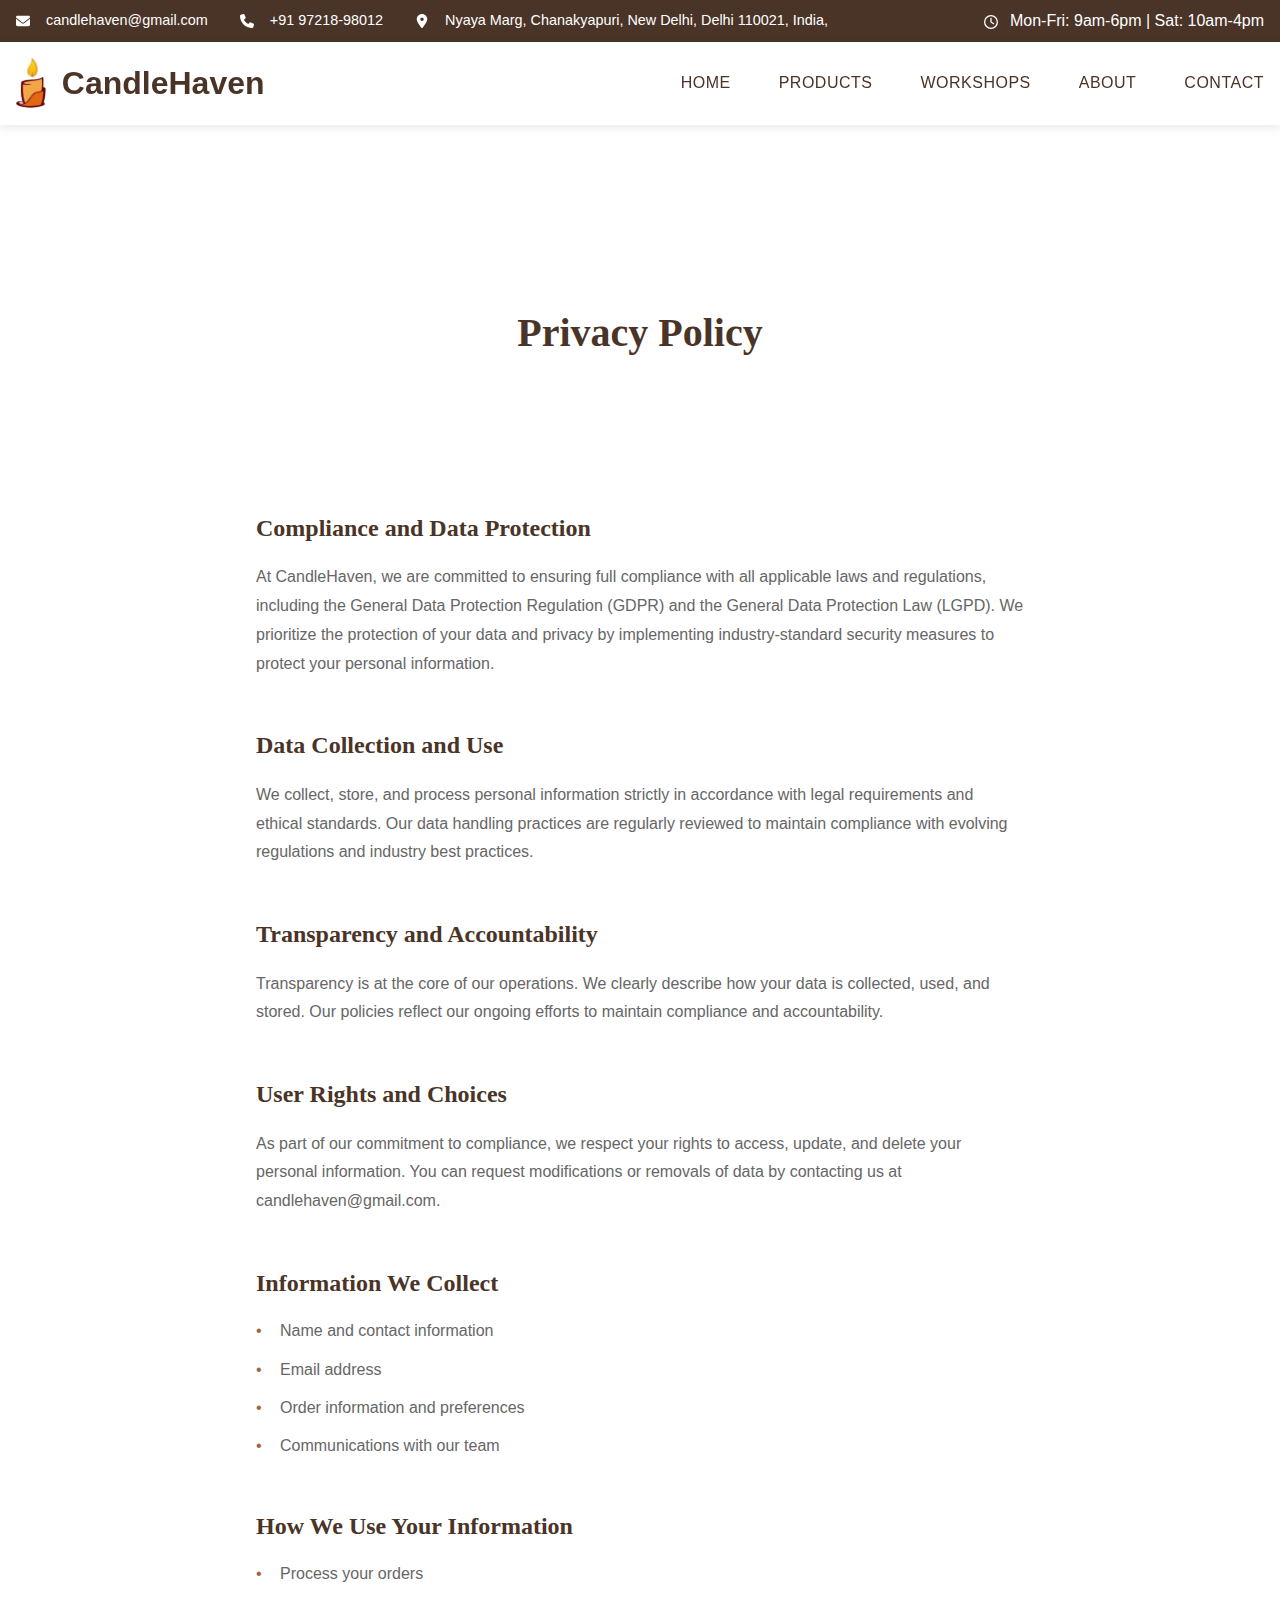
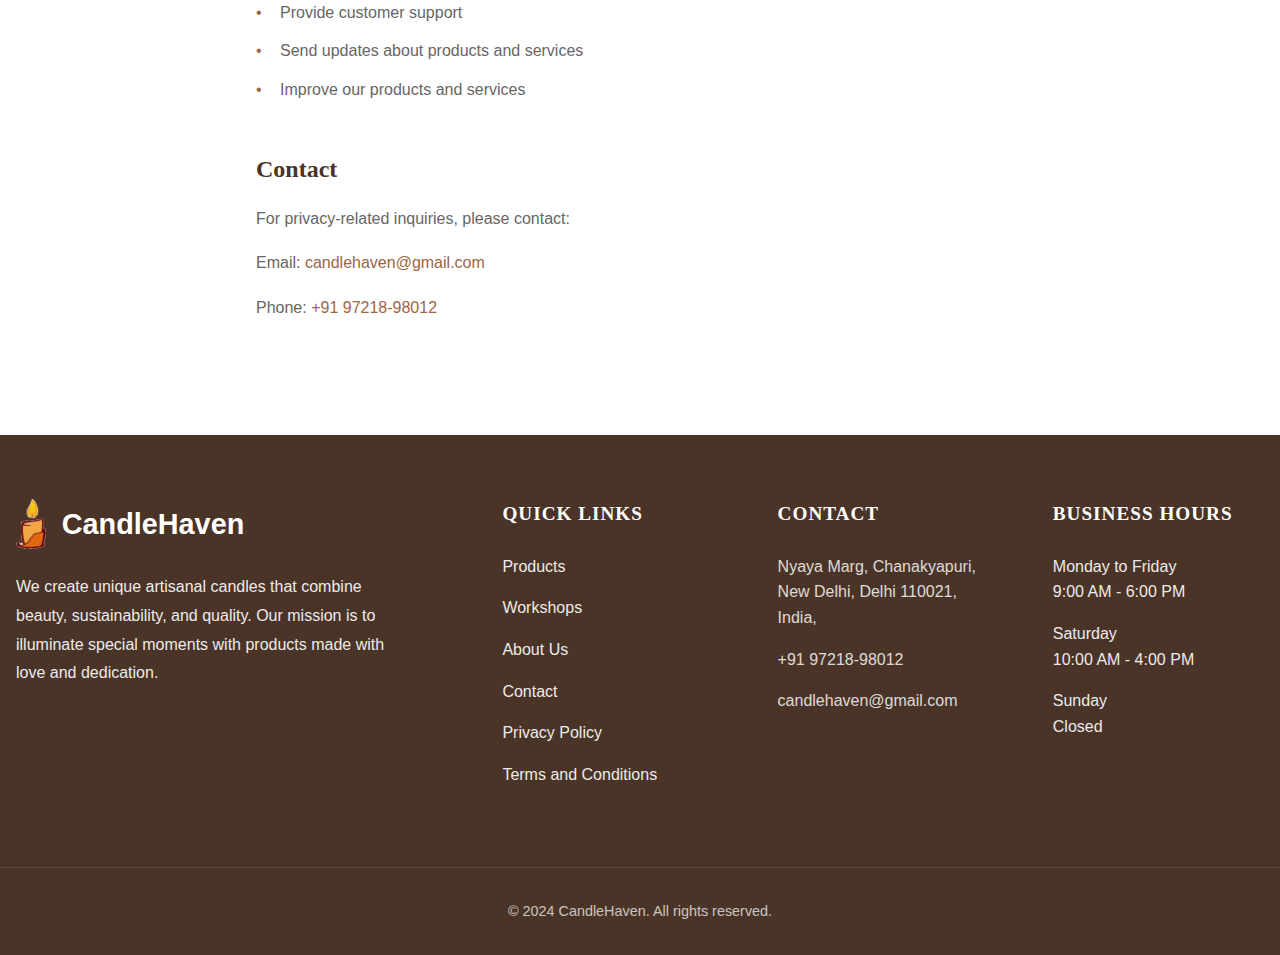
<file: privacy-policy.html>
<!DOCTYPE html>
<html lang="en">
<head>
    <meta charset="UTF-8">
    <meta name="viewport" content="width=device-width, initial-scale=1.0">
    <title>Privacy Policy - CandleHaven</title>
    <meta name="description" content="Our privacy policy explains how we collect, use, and protect your personal information.">
    <link rel="stylesheet" href="css/main.css">
    <link rel="stylesheet" href="css/icons.css">
    <link rel="icon" type="image/x-icon" href="img/logo.png">
</head>
<body>
    <div class="top-bar">
        <div class="top-bar-content">
            <div class="top-contact">
                <a href="mailto:candlehaven@gmail.com"><svg fill="white" xmlns="http://www.w3.org/2000/svg" viewBox="0 0 512 512"><path d="M48 64C21.5 64 0 85.5 0 112c0 15.1 7.1 29.3 19.2 38.4L236.8 313.6c11.4 8.5 27 8.5 38.4 0L492.8 150.4c12.1-9.1 19.2-23.3 19.2-38.4c0-26.5-21.5-48-48-48H48zM0 176V384c0 35.3 28.7 64 64 64H448c35.3 0 64-28.7 64-64V176L294.4 339.2c-22.8 17.1-54 17.1-76.8 0L0 176z"/></svg> candlehaven@gmail.com</a>
                <a href="tel:+919721898012"><svg fill="white" xmlns="http://www.w3.org/2000/svg" viewBox="0 0 512 512"><path d="M164.9 24.6c-7.7-18.6-28-28.5-47.4-23.2l-88 24C12.1 30.2 0 46 0 64C0 311.4 200.6 512 448 512c18 0 33.8-12.1 38.6-29.5l24-88c5.3-19.4-4.6-39.7-23.2-47.4l-96-40c-16.3-6.8-35.2-2.1-46.3 11.6L304.7 368C234.3 334.7 177.3 277.7 144 207.3L193.3 167c13.7-11.2 18.4-30 11.6-46.3l-40-96z"/></svg> +91 97218-98012</a>
                <a href="https://maps.app.goo.gl/Mmg88ad6Kq1a9LEd7" target="_blank">
                    <svg fill="white" xmlns="http://www.w3.org/2000/svg" viewBox="0 0 384 512"><path d="M215.7 499.2C267 435 384 279.4 384 192C384 86 298 0 192 0S0 86 0 192c0 87.4 117 243 168.3 307.2c12.3 15.3 35.1 15.3 47.4 0zM192 128a64 64 0 1 1 0 128 64 64 0 1 1 0-128z"/></svg> Nyaya Marg, Chanakyapuri, New Delhi, Delhi 110021, India, 
                </a>
            </div>
            <div class="top-hours">
                <svg fill="white" xmlns="http://www.w3.org/2000/svg" viewBox="0 0 512 512"><path d="M464 256A208 208 0 1 1 48 256a208 208 0 1 1 416 0zM0 256a256 256 0 1 0 512 0A256 256 0 1 0 0 256zM232 120V256c0 8 4 15.5 10.7 20l96 64c11 7.4 25.9 4.4 33.3-6.7s4.4-25.9-6.7-33.3L280 243.2V120c0-13.3-10.7-24-24-24s-24 10.7-24 24z"/></svg> Mon-Fri: 9am-6pm | Sat: 10am-4pm
            </div>
        </div>
    </div>
    
    <header class="main-header">
        <div class="header-content">
            <div class="logo-container">
                <a href="index.html" class="logo">
                    <img src="img/logo.png" alt="CandleHaven Logo">
                    CandleHaven
                </a>
            </div>
            <nav>
                <div class="nav-toggle">
                    <span></span>
                    <span></span>
                    <span></span>
                </div>
                <ul class="nav-menu">
                    <li><a href="index.html">Home</a></li>
                    <li><a href="products.html">Products</a></li>
                    <li><a href="workshops.html">Workshops</a></li>
                    <li><a href="about.html">About</a></li>
                    <li><a href="contact.html">Contact</a></li>
                </ul>
            </nav>
        </div>
    </header>

    <main>
        <section class="page-header">
            <h1 class="primary-text">Privacy Policy</h1>
        </section>

        <section class="policy-content">
            <div class="policy-section">
                <h2>Compliance and Data Protection</h2>
                <p>At CandleHaven, we are committed to ensuring full compliance with all applicable laws and regulations, including the General Data Protection Regulation (GDPR) and the General Data Protection Law (LGPD). We prioritize the protection of your data and privacy by implementing industry-standard security measures to protect your personal information.</p>
            </div>

            <div class="policy-section">
                <h2>Data Collection and Use</h2>
                <p>We collect, store, and process personal information strictly in accordance with legal requirements and ethical standards. Our data handling practices are regularly reviewed to maintain compliance with evolving regulations and industry best practices.</p>
            </div>

            <div class="policy-section">
                <h2>Transparency and Accountability</h2>
                <p>Transparency is at the core of our operations. We clearly describe how your data is collected, used, and stored. Our policies reflect our ongoing efforts to maintain compliance and accountability.</p>
            </div>

            <div class="policy-section">
                <h2>User Rights and Choices</h2>
                <p>As part of our commitment to compliance, we respect your rights to access, update, and delete your personal information. You can request modifications or removals of data by contacting us at candlehaven@gmail.com.</p>
            </div>

            <div class="policy-section">
                <h2>Information We Collect</h2>
                <ul>
                    <li>Name and contact information</li>
                    <li>Email address</li>
                    <li>Order information and preferences</li>
                    <li>Communications with our team</li>
                </ul>
            </div>

            <div class="policy-section">
                <h2>How We Use Your Information</h2>
                <ul>
                    <li>Process your orders</li>
                    <li>Provide customer support</li>
                    <li>Send updates about products and services</li>
                    <li>Improve our products and services</li>
                </ul>
            </div>

            <div class="policy-section">
                <h2>Contact</h2>
                <p>For privacy-related inquiries, please contact:</p>
                <p>Email: <a href="mailto:candlehaven@gmail.com">candlehaven@gmail.com</a></p>
                <p>Phone: <a href="tel:+919721898012">+91 97218-98012</a></p>
            </div>
        </section>
    </main>

    <footer class="footer">
        <div class="footer-content">
            <div class="footer-about">
                <a href="index.html" class="logo">
                    <img src="img/logo.png" alt="Logo">
                    CandleHaven
                </a>
                <p>We create unique artisanal candles that combine beauty, sustainability, and quality. Our mission is to illuminate special moments with products made with love and dedication.</p>
            </div>
            <div class="footer-links">
                <h3>Quick Links</h3>
                <ul>
                    <li><a href="products.html">Products</a></li>
                    <li><a href="workshops.html">Workshops</a></li>
                    <li><a href="about.html">About Us</a></li>
                    <li><a href="contact.html">Contact</a></li>
                    <li><a href="privacy-policy.html">Privacy Policy</a></li>
                    <li><a href="terms-conditions.html">Terms and Conditions</a></li>
                </ul>
            </div>
            <div class="footer-contact">
                <h3>Contact</h3>
                <p><a href="https://maps.app.goo.gl/Mmg88ad6Kq1a9LEd7" target="_blank">
                    Nyaya Marg, Chanakyapuri, New Delhi, Delhi 110021, India, 
                </a></p>
                <p><a href="contact.html">+91 97218-98012</a></p>
                <p><a href="contact.html">candlehaven@gmail.com</a></p>
            </div>
            <div class="footer-hours">
                <h3>Business Hours</h3>
                <p>Monday to Friday<br>9:00 AM - 6:00 PM</p>
                <p>Saturday<br>10:00 AM - 4:00 PM</p>
                <p>Sunday<br>Closed</p>
            </div>
        </div>
        <div class="footer-bottom">
            <p>&copy; 2024 CandleHaven. All rights reserved.</p>
        </div>
    </footer>

    <script src="js/main.js"></script>
</body>
</html>
</file>
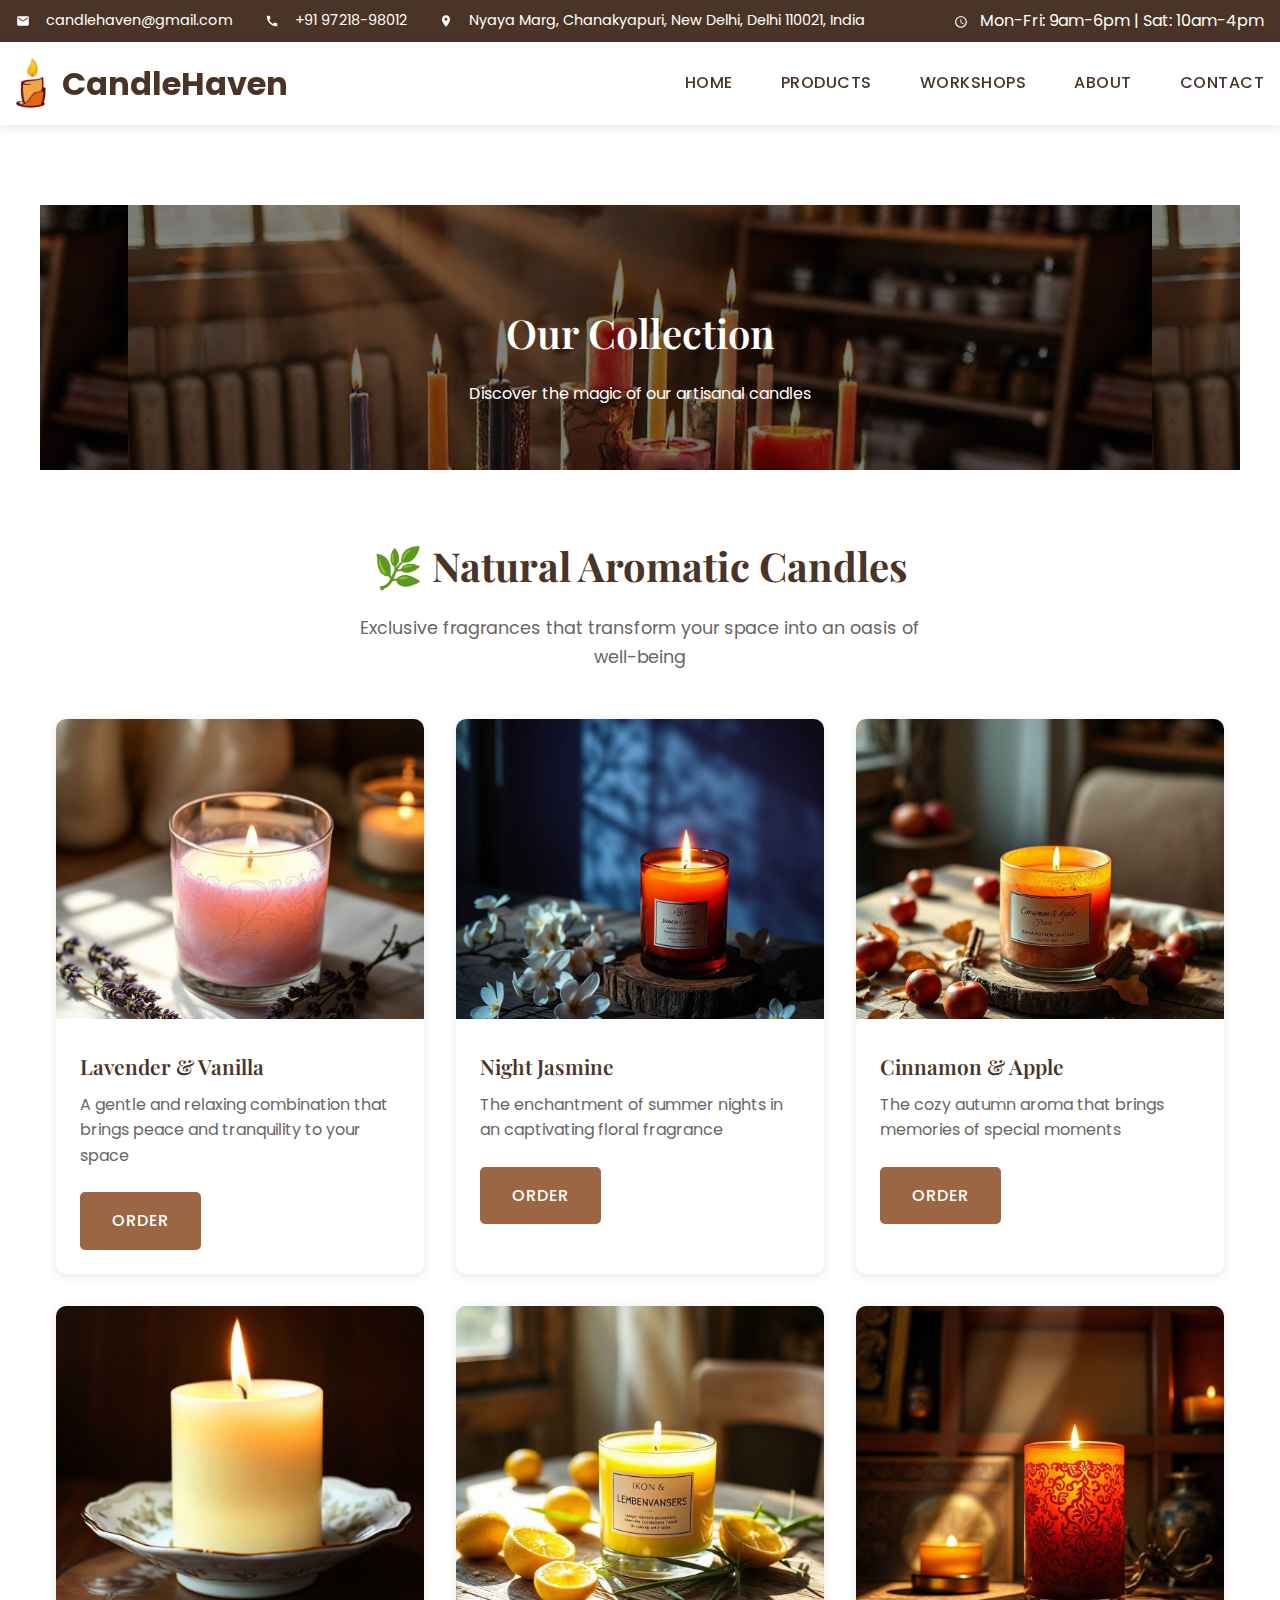
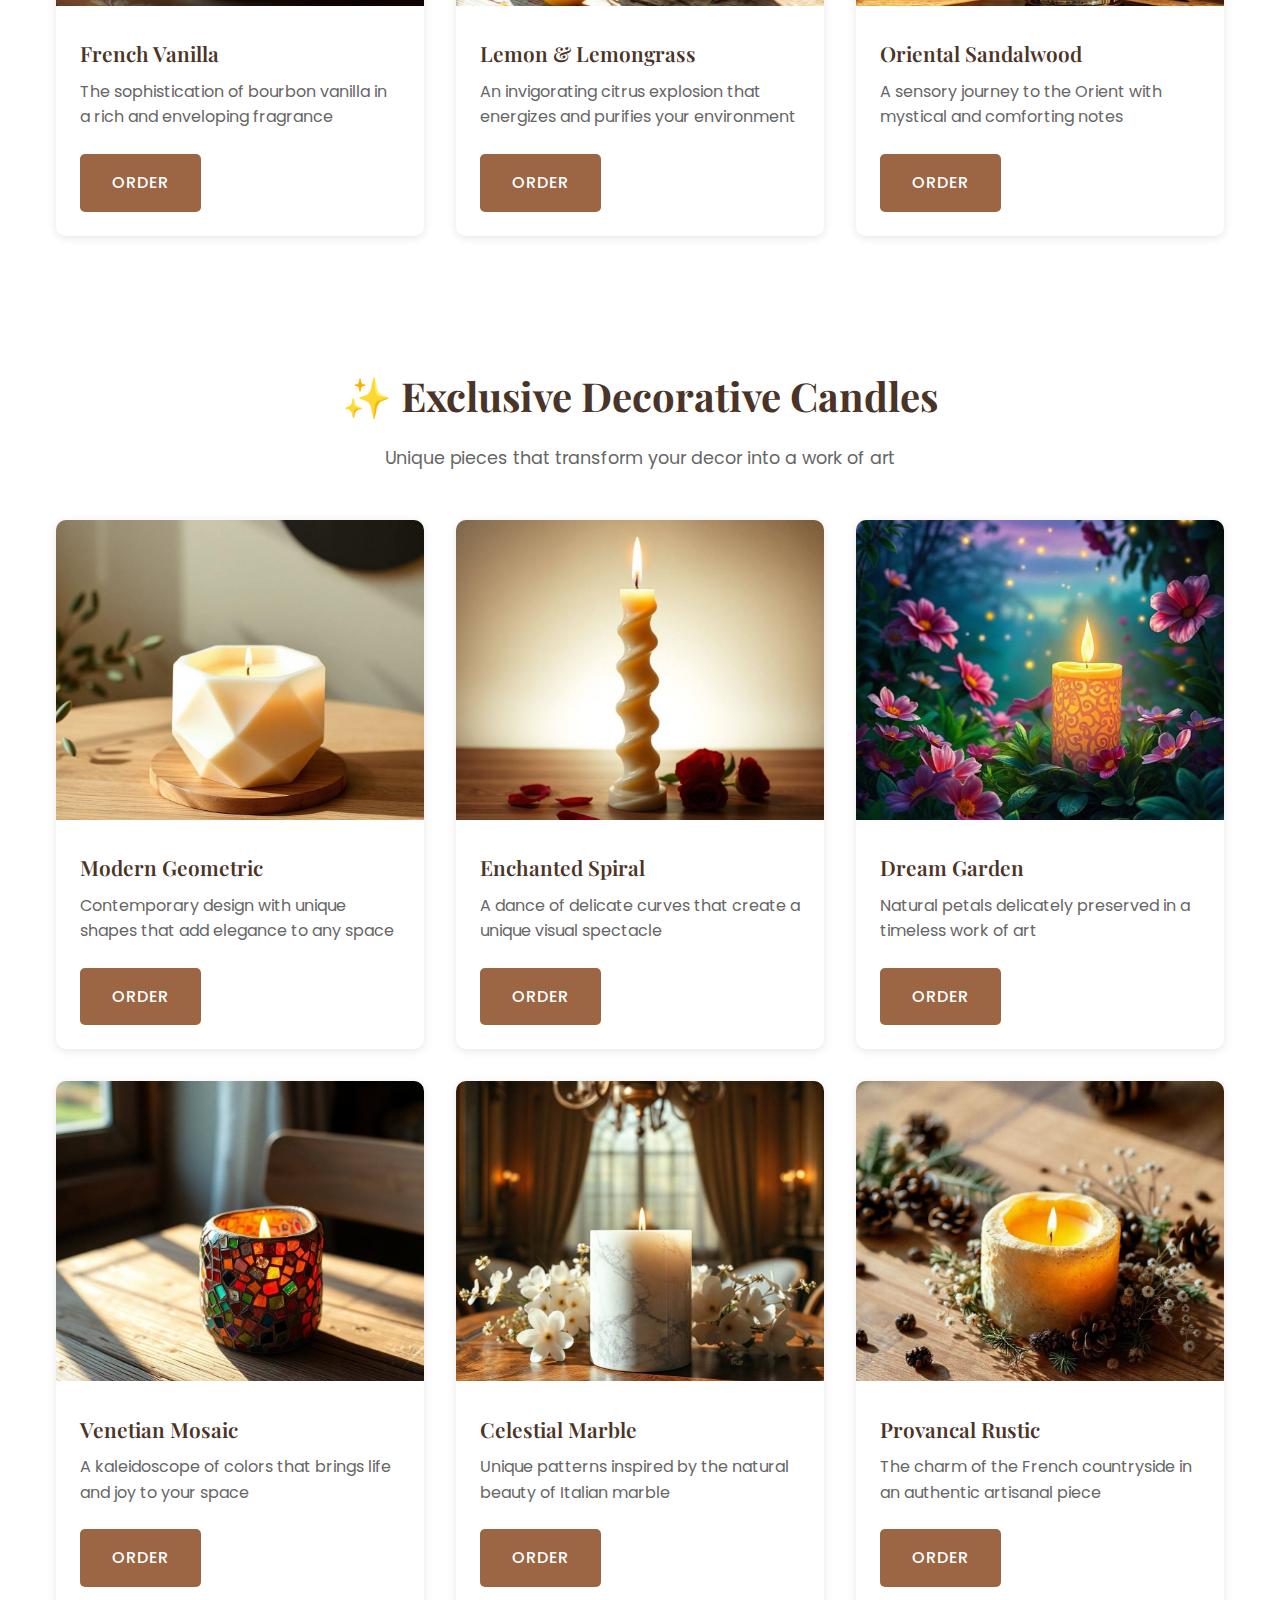
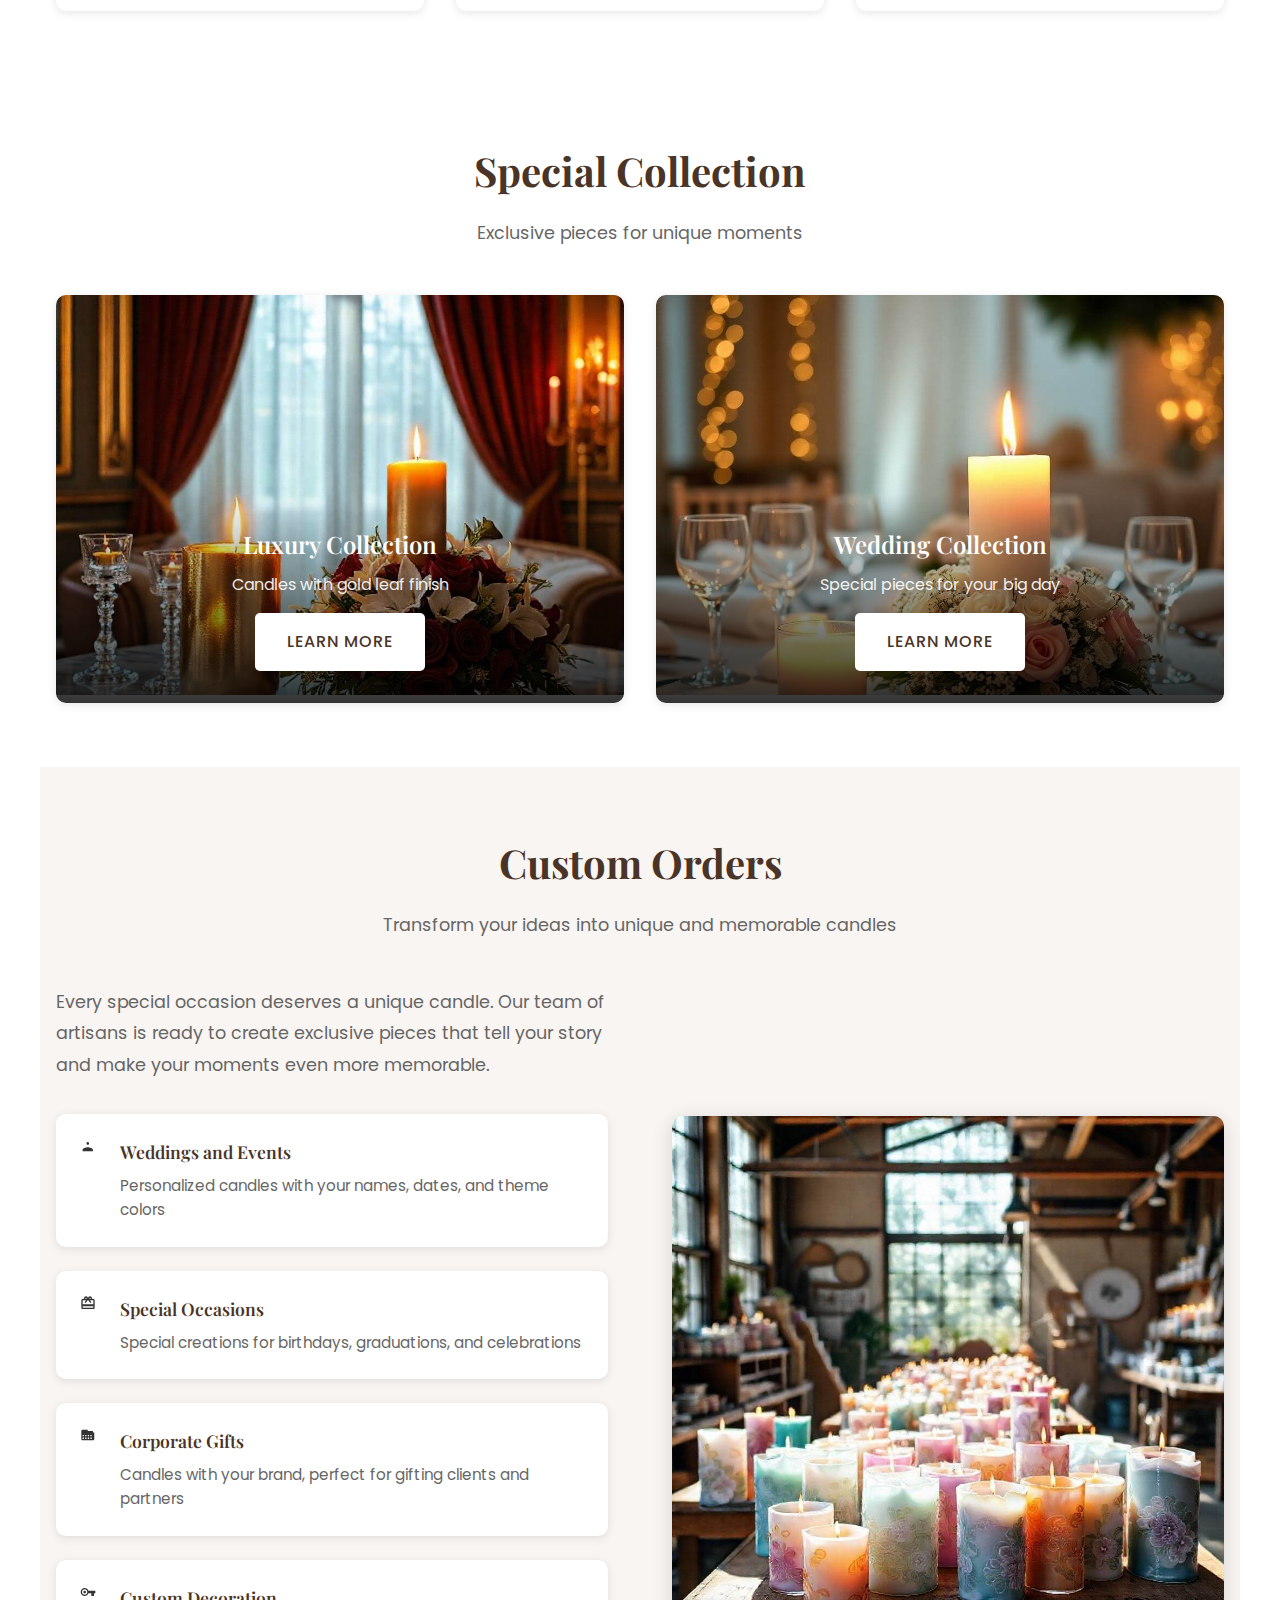
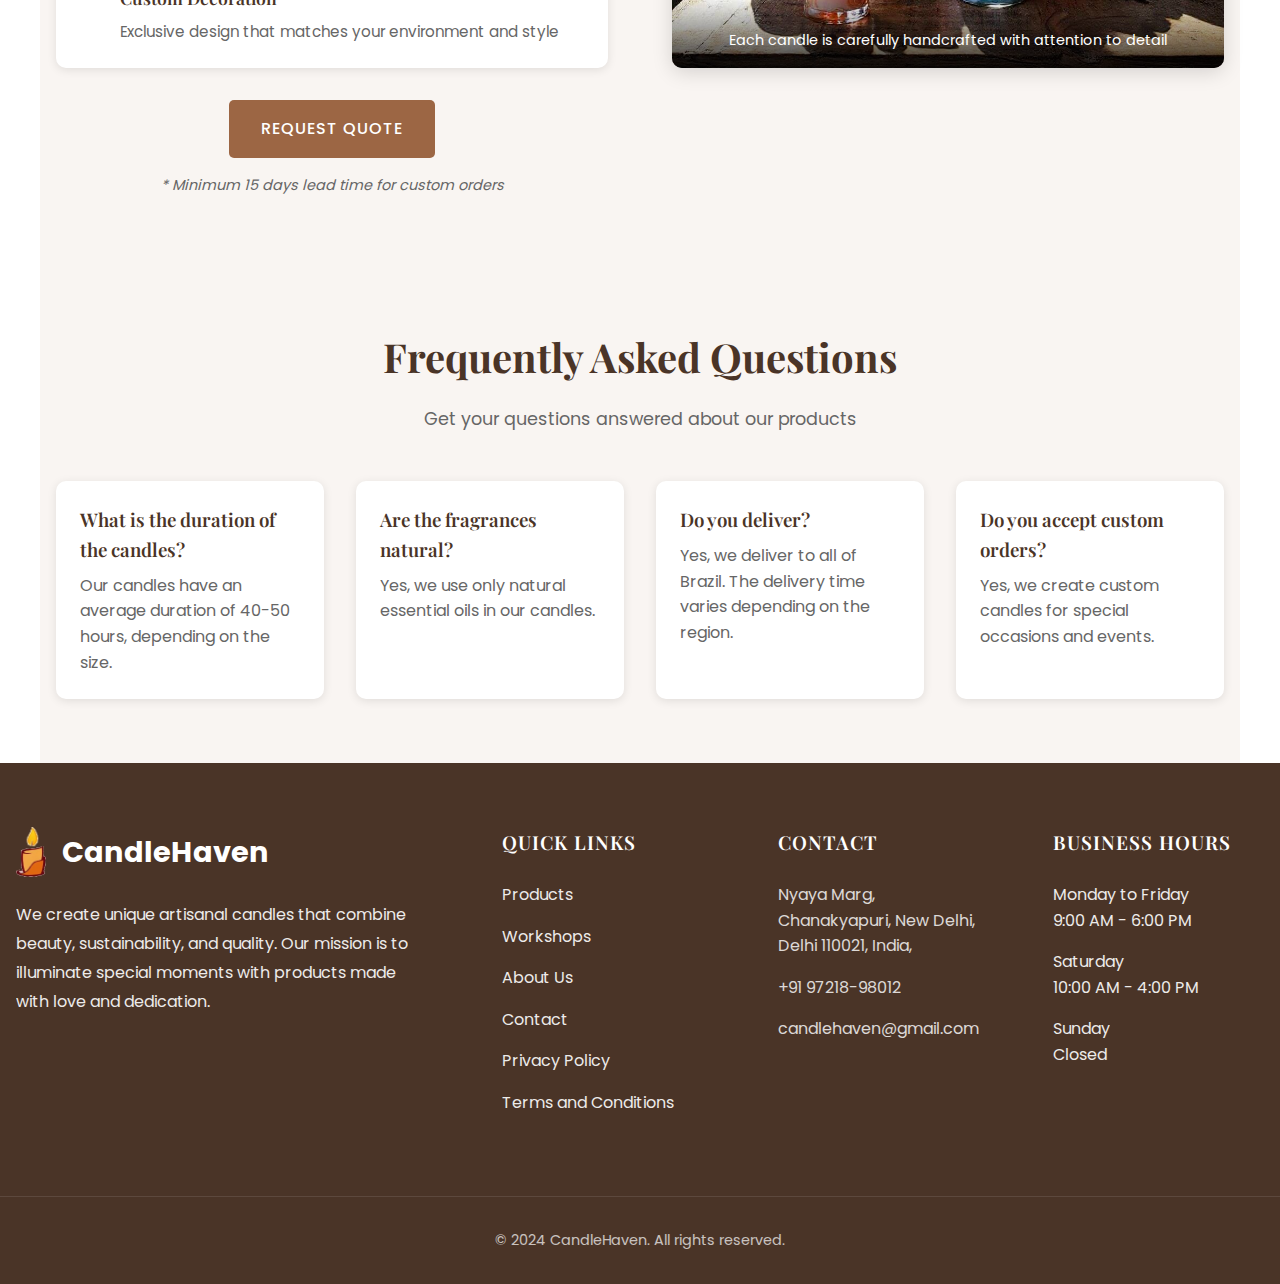
<file: products.html>
<!DOCTYPE html>
<html lang="en">
<head>
    <meta charset="UTF-8">
    <meta name="viewport" content="width=device-width, initial-scale=1.0">
    <title>Products - CandleHaven | Artisanal Candles</title>
    <meta name="description" content="Discover our collection of decorative and aromatic artisanal candles, handmade with natural ingredients.">
    <link rel="stylesheet" href="css/fonts.css">
    <link rel="stylesheet" href="css/main.css">
    <link rel="stylesheet" href="css/icons.css">
    <link rel="icon" type="image/x-icon" href="img/logo.png">
</head>
<body>
    <div class="top-bar">
        <div class="top-bar-content">
            <div class="top-contact">
                <a href="mailto:candlehaven@gmail.com">
                    <svg width="20" height="20" viewBox="0 0 24 24" fill="none" xmlns="http://www.w3.org/2000/svg">
                        <path d="M20 4H4C2.9 4 2.01 4.9 2.01 6L2 18C2 19.1 2.9 20 4 20H20C21.1 20 22 19.1 22 18V6C22 4.9 21.1 4 20 4ZM20 8L12 13L4 8V6L12 11L20 6V8Z" fill="currentColor"/>
                    </svg>
                    candlehaven@gmail.com
                </a>
                <a href="tel:+919721898012">
                    <svg width="20" height="20" viewBox="0 0 24 24" fill="none" xmlns="http://www.w3.org/2000/svg">
                        <path d="M20.01 15.38C18.78 15.38 17.59 15.18 16.48 14.82C16.13 14.7 15.74 14.79 15.47 15.06L13.9 17.03C11.07 15.68 8.42 13.13 7.01 10.2L8.96 8.54C9.23 8.26 9.31 7.87 9.2 7.52C8.83 6.41 8.64 5.22 8.64 3.99C8.64 3.45 8.19 3 7.65 3H4.19C3.65 3 3 3.24 3 3.99C3 13.28 10.73 21 20.01 21C20.72 21 21 20.37 21 19.82V16.37C21 15.83 20.55 15.38 20.01 15.38Z" fill="currentColor"/>
                    </svg>
                    +91 97218-98012
                </a>
                <a href="https://maps.app.goo.gl/Mmg88ad6Kq1a9LEd7" target="_blank">
                    <svg width="20" height="20" viewBox="0 0 24 24" fill="none" xmlns="http://www.w3.org/2000/svg">
                        <path d="M12 2C8.13 2 5 5.13 5 9C5 14.25 12 22 12 22C12 22 19 14.25 19 9C19 5.13 15.87 2 12 2ZM12 11.5C10.62 11.5 9.5 10.38 9.5 9C9.5 7.62 10.62 6.5 12 6.5C13.38 6.5 14.5 7.62 14.5 9C14.5 10.38 13.38 11.5 12 11.5Z" fill="currentColor"/>
                    </svg>
                    Nyaya Marg, Chanakyapuri, New Delhi, Delhi 110021, India
                </a>
            </div>
            <div class="top-hours">
							<svg width="20" height="20" viewBox="0 0 24 24" fill="none" xmlns="http://www.w3.org/2000/svg">
									<path d="M11.99 2C6.47 2 2 6.48 2 12C2 17.52 6.47 22 11.99 22C17.52 22 22 17.52 22 12C22 6.48 17.52 2 11.99 2ZM12 20C7.58 20 4 16.42 4 12C4 7.58 7.58 4 12 4C16.42 4 20 7.58 20 12C20 16.42 16.42 20 12 20ZM12.5 7H11V13L16.25 16.15L17 14.92L12.5 12.25V7Z" fill="currentColor"/>
							</svg>
							Mon-Fri: 9am-6pm | Sat: 10am-4pm
					</div>
        </div>
    </div>

    <header class="main-header">
        <div class="header-content">
            <div class="logo-container">
                <a href="index.html" class="logo">
                    <img src="img/logo.png" alt="CandleHaven Logo">
                    CandleHaven
                </a>
            </div>
            <nav>
                <div class="nav-toggle">
                    <span></span>
                    <span></span>
                    <span></span>
                </div>
                <ul class="nav-menu">
                    <li><a href="index.html">Home</a></li>
                    <li><a href="products.html">Products</a></li>
                    <li><a href="workshops.html">Workshops</a></li>
                    <li><a href="about.html">About</a></li>
                    <li><a href="contact.html">Contact</a></li>
                </ul>
            </nav>
        </div>
    </header>

    <main>
        <section class="page-header products-header">
            <h1>Our Collection</h1>
            <p>Discover the magic of our artisanal candles</p>
        </section>

        <section class="products">
            <div class="section-header">
                <h2>🌿 Natural Aromatic Candles</h2>
                <p>Exclusive fragrances that transform your space into an oasis of well-being</p>
            </div>
            <div class="product-grid">
                <article class="product-card">
                    <img src="img/aroma1.jpg" alt="Lavender and Vanilla Candle">
                    <h3>Lavender & Vanilla</h3>
                    <p>A gentle and relaxing combination that brings peace and tranquility to your space</p>
                    <a href="contact.html" class="cta-button">Order</a>
                </article>
                <article class="product-card">
                    <img src="img/aroma2.jpg" alt="Jasmine Candle">
                    <h3>Night Jasmine</h3>
                    <p>The enchantment of summer nights in an captivating floral fragrance</p>
                    <a href="contact.html" class="cta-button">Order</a>
                </article>
                <article class="product-card">
                    <img src="img/aroma3.jpg" alt="Cinnamon and Apple Candle">
                    <h3>Cinnamon & Apple</h3>
                    <p>The cozy autumn aroma that brings memories of special moments</p>
                    <a href="contact.html" class="cta-button">Order</a>
                </article>
                <article class="product-card">
                    <img src="img/aroma4.jpg" alt="Vanilla Candle">
                    <h3>French Vanilla</h3>
                    <p>The sophistication of bourbon vanilla in a rich and enveloping fragrance</p>
                    <a href="contact.html" class="cta-button">Order</a>
                </article>
                <article class="product-card">
                    <img src="img/aroma5.jpg" alt="Lemon and Lemongrass Candle">
                    <h3>Lemon & Lemongrass</h3>
                    <p>An invigorating citrus explosion that energizes and purifies your environment</p>
                    <a href="contact.html" class="cta-button">Order</a>
                </article>
                <article class="product-card">
                    <img src="img/aroma6.jpg" alt="Sandalwood Candle">
                    <h3>Oriental Sandalwood</h3>
                    <p>A sensory journey to the Orient with mystical and comforting notes</p>
                    <a href="contact.html" class="cta-button">Order</a>
                </article>
            </div>
        </section>

        <section class="products">
            <div class="section-header">
                <h2>✨ Exclusive Decorative Candles</h2>
                <p>Unique pieces that transform your decor into a work of art</p>
            </div>
            <div class="product-grid">
                <article class="product-card">
                    <img src="img/decor1.jpg" alt="Modern Geometric Candle">
                    <h3>Modern Geometric</h3>
                    <p>Contemporary design with unique shapes that add elegance to any space</p>
                    <a href="contact.html" class="cta-button">Order</a>
                </article>
                <article class="product-card">
                    <img src="img/decor2.jpg" alt="Spiral Candle">
                    <h3>Enchanted Spiral</h3>
                    <p>A dance of delicate curves that create a unique visual spectacle</p>
                    <a href="contact.html" class="cta-button">Order</a>
                </article>
                <article class="product-card">
                    <img src="img/decor3.jpg" alt="Flower Candle">
                    <h3>Dream Garden</h3>
                    <p>Natural petals delicately preserved in a timeless work of art</p>
                    <a href="contact.html" class="cta-button">Order</a>
                </article>
                <article class="product-card">
                    <img src="img/decor4.jpg" alt="Mosaic Candle">
                    <h3>Venetian Mosaic</h3>
                    <p>A kaleidoscope of colors that brings life and joy to your space</p>
                    <a href="contact.html" class="cta-button">Order</a>
                </article>
                <article class="product-card">
                    <img src="img/decor5.jpg" alt="Marbled Candle">
                    <h3>Celestial Marble</h3>
                    <p>Unique patterns inspired by the natural beauty of Italian marble</p>
                    <a href="contact.html" class="cta-button">Order</a>
                </article>
                <article class="product-card">
                    <img src="img/decor6.jpg" alt="Rustic Candle">
                    <h3>Provancal Rustic</h3>
                    <p>The charm of the French countryside in an authentic artisanal piece</p>
                    <a href="contact.html" class="cta-button">Order</a>
                </article>
            </div>
        </section>

        <section class="featured-collection">
            <div class="section-header">
                <h2>Special Collection</h2>
                <p>Exclusive pieces for unique moments</p>
            </div>
            <div class="collection-grid">
                <article class="collection-card">
                    <img src="img/special1.jpg" alt="Golden Luxury Candle">
                    <div class="collection-info">
                        <h3>Luxury Collection</h3>
                        <p>Candles with gold leaf finish</p>
                        <a href="contact.html" class="cta-button">Learn More</a>
                    </div>
                </article>
                <article class="collection-card">
                    <img src="img/special2.jpg" alt="Wedding Candle">
                    <div class="collection-info">
                        <h3>Wedding Collection</h3>
                        <p>Special pieces for your big day</p>
                        <a href="contact.html" class="cta-button">Learn More</a>
                    </div>
                </article>
            </div>
        </section>

        <section class="custom-orders">
            <div class="section-header">
                <h2>Custom Orders</h2>
                <p>Transform your ideas into unique and memorable candles</p>
            </div>
            <div class="custom-content">
                <div class="custom-text">
                    <p class="custom-description">Every special occasion deserves a unique candle. Our team of artisans is ready to create exclusive pieces that tell your story and make your moments even more memorable.</p>
                    <div class="custom-features">
                        <div class="feature">
                            <svg width="24" height="24" viewBox="0 0 24 24" fill="none" xmlns="http://www.w3.org/2000/svg">
                                <path d="M12 6C10.9 6 10 6.9 10 8C10 9.1 10.9 10 12 10C13.1 10 14 9.1 14 8C14 6.9 13.1 6 12 6ZM12 14C9.2 14 4 15.4 4 18V20H20V18C20 15.4 14.8 14 12 14Z" fill="currentColor"/>
                            </svg>
                            <div class="feature-text">
                                <h4>Weddings and Events</h4>
                                <p>Personalized candles with your names, dates, and theme colors</p>
                            </div>
                        </div>
                        <div class="feature">
                            <svg width="24" height="24" viewBox="0 0 24 24" fill="none" xmlns="http://www.w3.org/2000/svg">
                                <path d="M20 6H17.82C17.93 5.69 18 5.35 18 5C18 3.34 16.66 2 15 2C13.95 2 13.04 2.54 12.5 3.35L12 4L11.5 3.34C10.96 2.54 10.05 2 9 2C7.34 2 6 3.34 6 5C6 5.35 6.07 5.69 6.18 6H4C2.89 6 2.01 6.89 2.01 8L2 19C2 20.11 2.89 21 4 21H20C21.11 21 22 20.11 22 19V8C22 6.89 21.11 6 20 6ZM15 4C15.55 4 16 4.45 16 5C16 5.55 15.55 6 15 6C14.45 6 14 5.55 14 5C14 4.45 14.45 4 15 4ZM9 4C9.55 4 10 4.45 10 5C10 5.55 9.55 6 9 6C8.45 6 8 5.55 8 5C8 4.45 8.45 4 9 4ZM20 19H4V17H20V19ZM20 14H4V8H9.08L7 10.83L8.62 12L11 8.76L12 7.4L13 8.76L15.38 12L17 10.83L14.92 8H20V14Z" fill="currentColor"/>
                            </svg>
                            <div class="feature-text">
                                <h4>Special Occasions</h4>
                                <p>Special creations for birthdays, graduations, and celebrations</p>
                            </div>
                        </div>
                        <div class="feature">
                            <svg width="24" height="24" viewBox="0 0 24 24" fill="none" xmlns="http://www.w3.org/2000/svg">
                                <path d="M20 6H12V4H4C2.89 4 2 4.89 2 6V18C2 19.11 2.89 20 4 20H20C21.11 20 22 19.11 22 18V8H20V6ZM6 14H4V12H6V14ZM6 18H4V16H6V18ZM10 14H8V12H10V14ZM10 18H8V16H10V18ZM14 14H12V12H14V14ZM14 18H12V16H14V18ZM18 14H16V12H18V14ZM18 18H16V16H18V18Z" fill="currentColor"/>
                            </svg>
                            <div class="feature-text">
                                <h4>Corporate Gifts</h4>
                                <p>Candles with your brand, perfect for gifting clients and partners</p>
                            </div>
                        </div>
                        <div class="feature">
                            <svg width="24" height="24" viewBox="0 0 24 24" fill="none" xmlns="http://www.w3.org/2000/svg">
                                <path d="M7 14C5.9 14 5 13.1 5 12C5 10.9 5.9 10 7 10C8.1 10 9 10.9 9 12C9 13.1 8.1 14 7 14ZM12.65 10C11.83 7.67 9.61 6 7 6C3.69 6 1 8.69 1 12C1 15.31 3.69 18 7 18C9.61 18 11.83 16.33 12.65 14H17V18H21V14H23V10H12.65ZM7 16C4.79 16 3 14.21 3 12C3 9.79 4.79 8 7 8C9.21 8 11 9.79 11 12C11 14.21 9.21 16 7 16Z" fill="currentColor"/>
                            </svg>
                            <div class="feature-text">
                                <h4>Custom Decoration</h4>
                                <p>Exclusive design that matches your environment and style</p>
                            </div>
                        </div>
                    </div>
                    <div class="custom-cta">
                        <a href="contact.html" class="cta-button">Request Quote</a>
                        <p class="cta-note">* Minimum 15 days lead time for custom orders</p>
                    </div>
                </div>
                <div class="custom-image">
                    <img src="img/custom-image.jpg" alt="Custom candles for events">
                    <div class="image-caption">
                        <p>Each candle is carefully handcrafted with attention to detail</p>
                    </div>
                </div>
            </div>
        </section>

        <section class="faq-products">
            <div class="section-header">
                <h2>Frequently Asked Questions</h2>
                <p>Get your questions answered about our products</p>
            </div>
            <div class="faq-grid">
                <div class="faq-item">
                    <h3>What is the duration of the candles?</h3>
                    <p>Our candles have an average duration of 40-50 hours, depending on the size.</p>
                </div>
                <div class="faq-item">
                    <h3>Are the fragrances natural?</h3>
                    <p>Yes, we use only natural essential oils in our candles.</p>
                </div>
                <div class="faq-item">
                    <h3>Do you deliver?</h3>
                    <p>Yes, we deliver to all of Brazil. The delivery time varies depending on the region.</p>
                </div>
                <div class="faq-item">
                    <h3>Do you accept custom orders?</h3>
                    <p>Yes, we create custom candles for special occasions and events.</p>
                </div>
            </div>
        </section>
    </main>

    <footer class="footer">
        <div class="footer-content">
            <div class="footer-about">
                <a href="index.html" class="logo">
                    <img src="img/logo.png" alt="CandleHaven Logo">
                    CandleHaven
                </a>
                <p>We create unique artisanal candles that combine beauty, sustainability, and quality. Our mission is to illuminate special moments with products made with love and dedication.</p>
            </div>
            <div class="footer-links">
                <h3>Quick Links</h3>
                <ul>
                    <li><a href="products.html">Products</a></li>
                    <li><a href="workshops.html">Workshops</a></li>
                    <li><a href="about.html">About Us</a></li>
                    <li><a href="contact.html">Contact</a></li>
                    <li><a href="privacy-policy.html">Privacy Policy</a></li>
                    <li><a href="terms-conditions.html">Terms and Conditions</a></li>
                </ul>
            </div>
            <div class="footer-contact">
                <h3>Contact</h3>
                <p><a href="https://maps.app.goo.gl/Mmg88ad6Kq1a9LEd7" target="_blank">
                    Nyaya Marg, Chanakyapuri, New Delhi, Delhi 110021, India, 
                </a></p>
                <p><a href="contact.html">+91 97218-98012</a></p>
                <p><a href="contact.html">candlehaven@gmail.com</a></p>
            </div>
            <div class="footer-hours">
                <h3>Business Hours</h3>
                <p>Monday to Friday<br>9:00 AM - 6:00 PM</p>
                <p>Saturday<br>10:00 AM - 4:00 PM</p>
                <p>Sunday<br>Closed</p>
            </div>
        </div>
        <div class="footer-bottom">
            <p>&copy; 2024 CandleHaven. All rights reserved.</p>
        </div>
    </footer>

    <script src="js/main.js"></script>
</body>
</html>
</file>
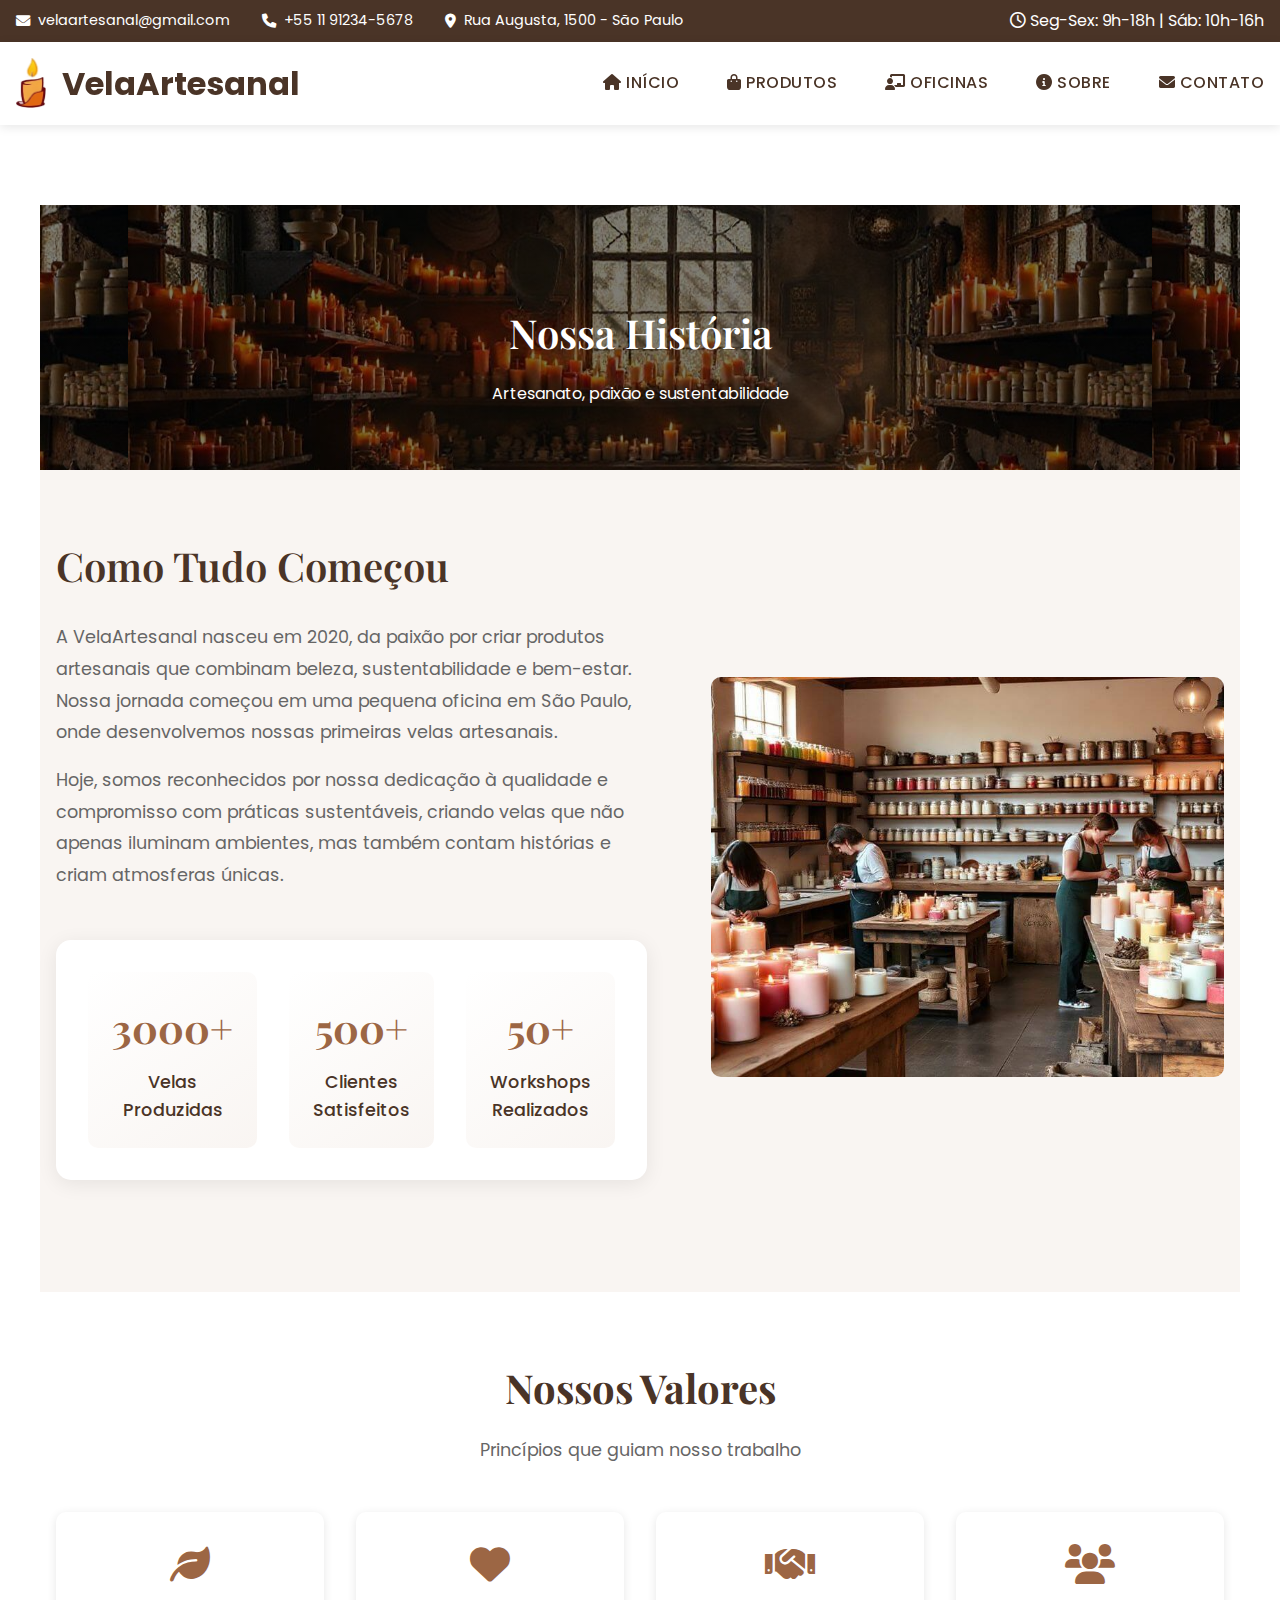
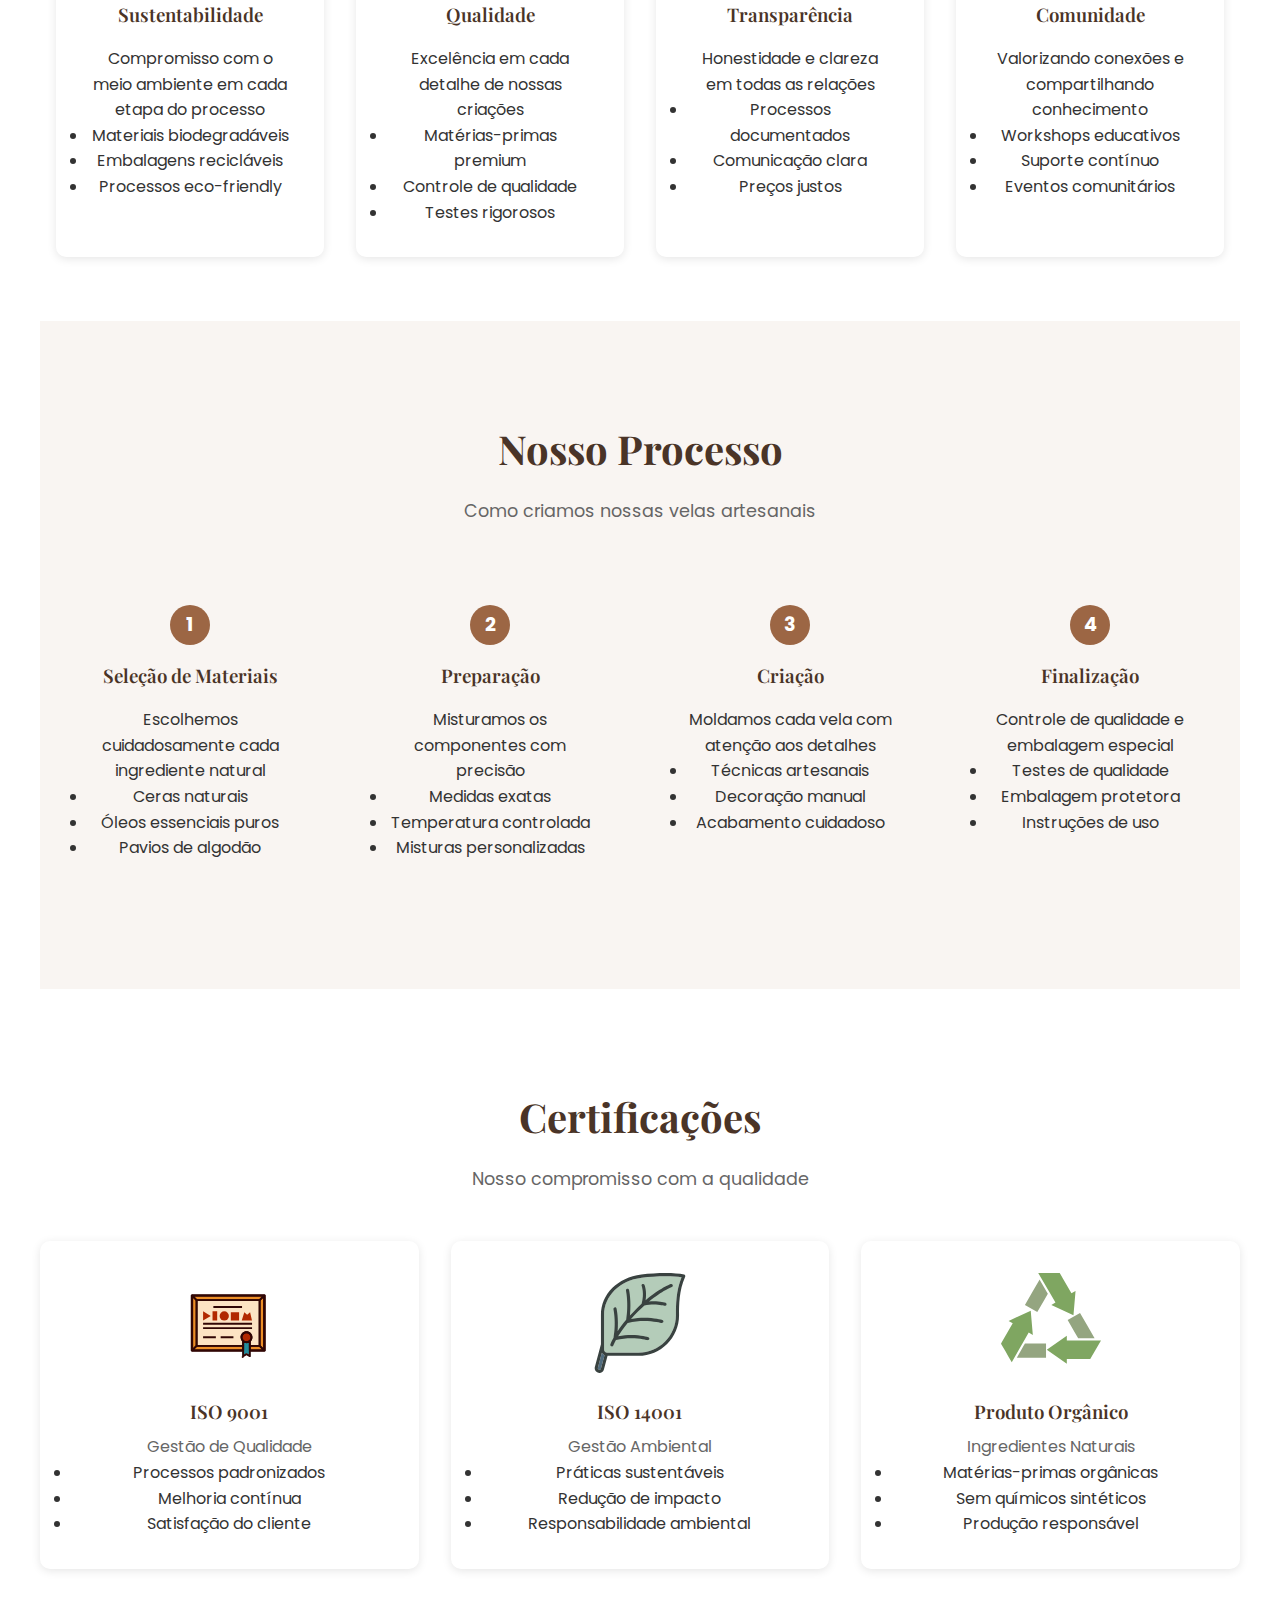
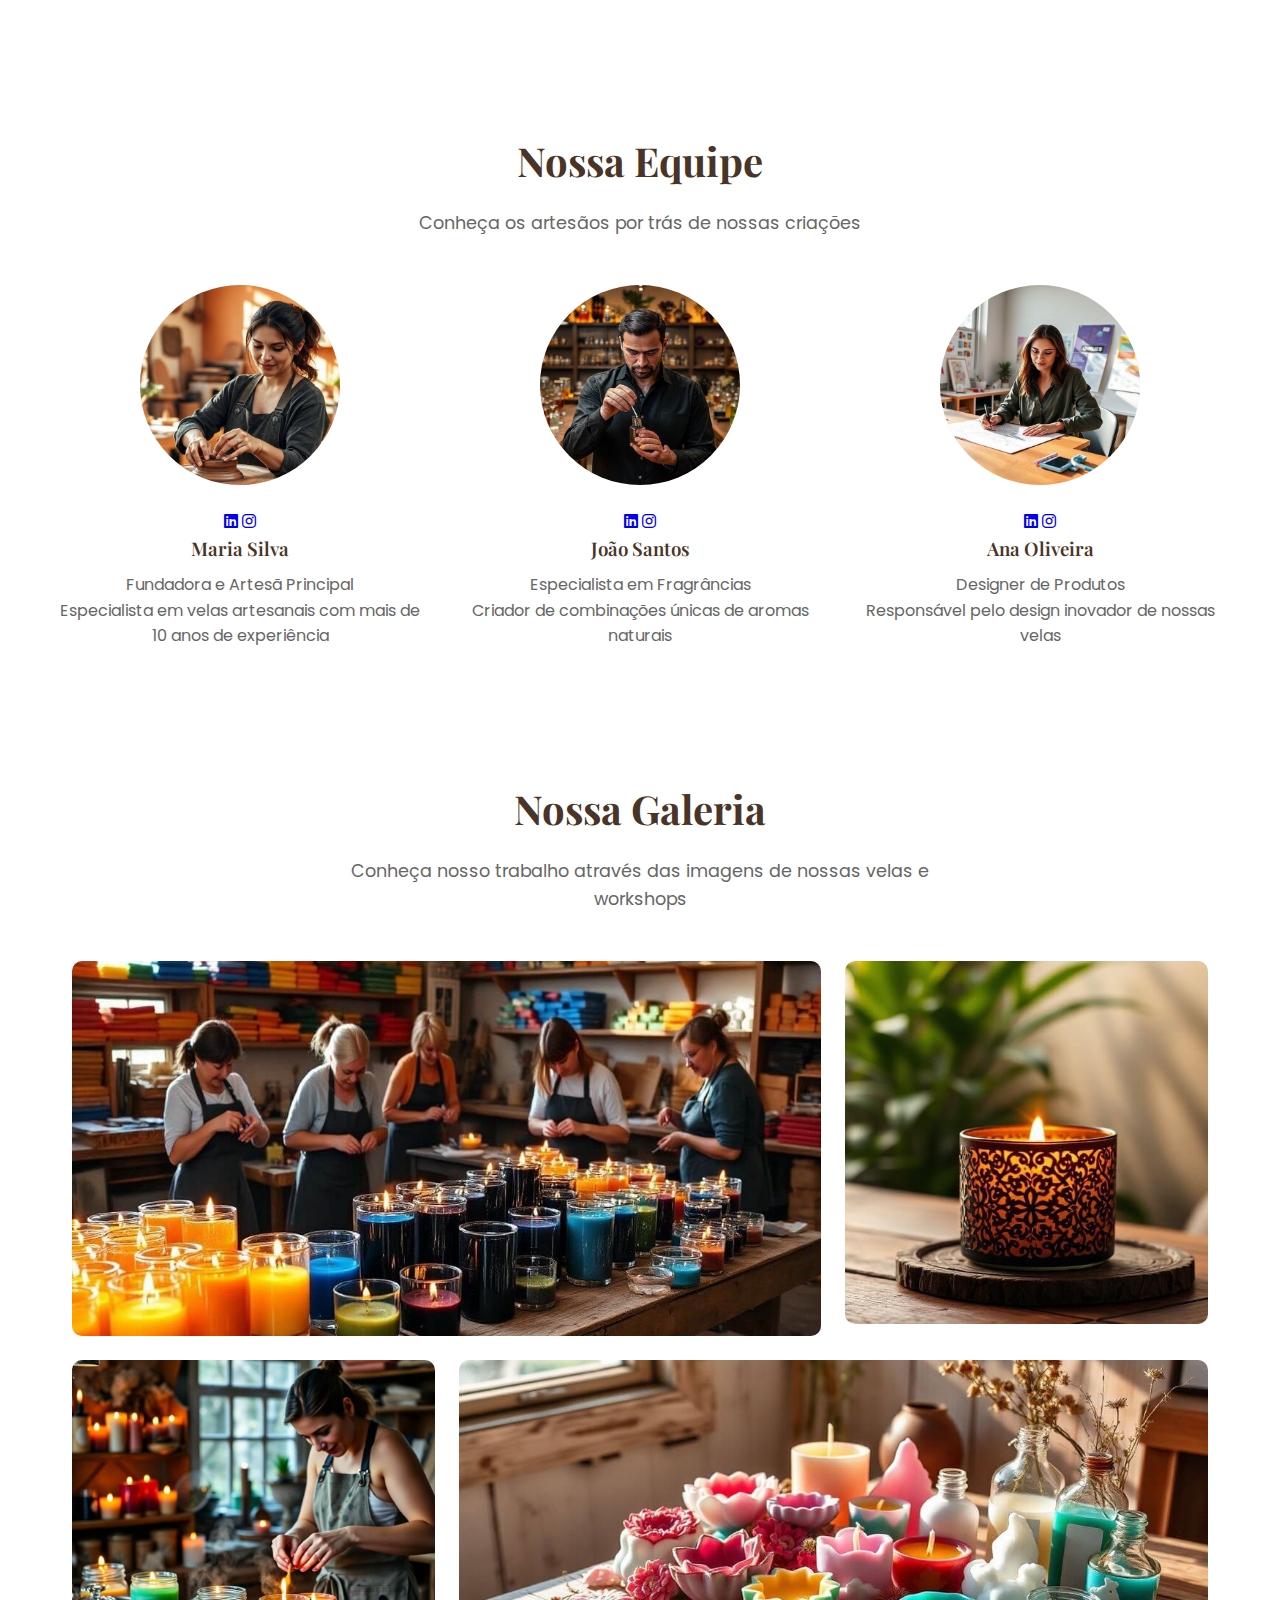
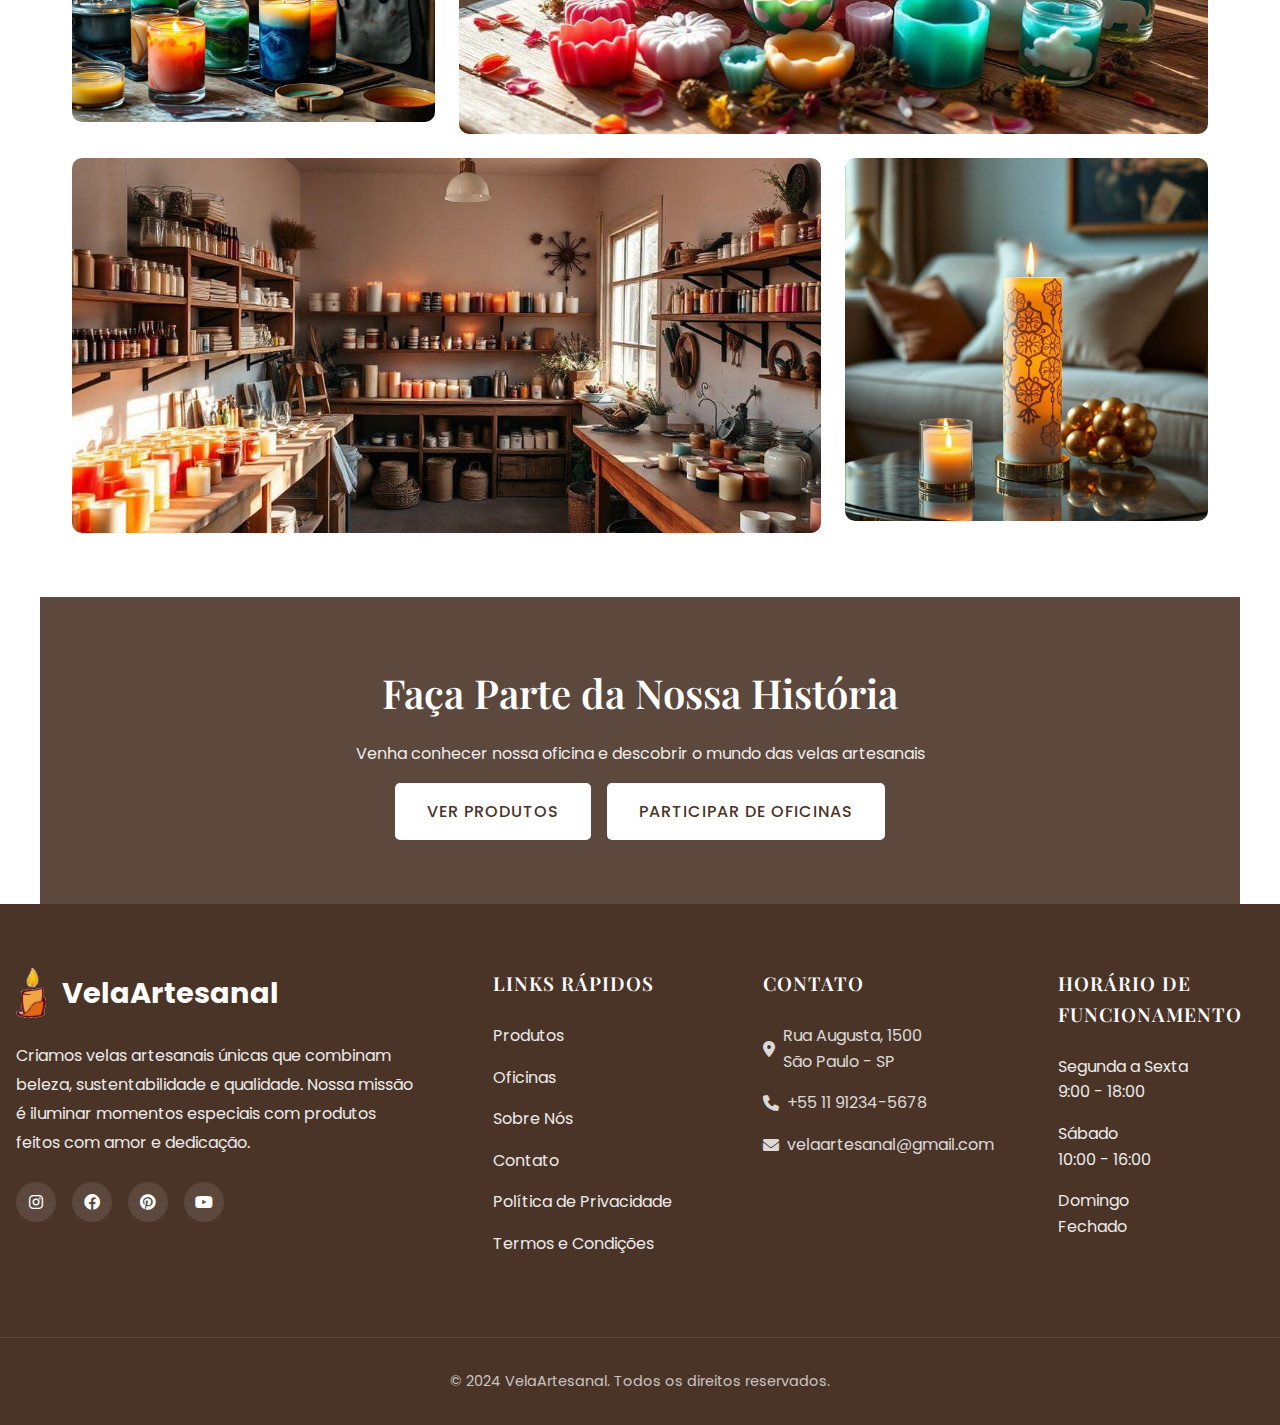
<file: sobre.html>
<!DOCTYPE html>
<html lang="pt-BR">
<head>
    <meta charset="UTF-8">
    <meta name="viewport" content="width=device-width, initial-scale=1.0">
    <title>Sobre Nós - VelaArtesanal | Nossa História</title>
    <meta name="description" content="Conheça nossa história, valores e paixão pela arte de criar velas artesanais únicas e sustentáveis.">
    <link rel="preconnect" href="https://fonts.googleapis.com">
    <link rel="preconnect" href="https://fonts.gstatic.com" crossorigin>
    <link href="https://fonts.googleapis.com/css2?family=Playfair+Display:wght@400;500;600;700&family=Poppins:wght@300;400;500;600&display=swap" rel="stylesheet">
    <link rel="stylesheet" href="css/main.css">
    <link rel="stylesheet" href="https://cdnjs.cloudflare.com/ajax/libs/font-awesome/6.0.0/css/all.min.css">
</head>
<body>
    <div class="top-bar">
        <div class="top-bar-content">
            <div class="top-contact">
                <a href="mailto:velaartesanal@gmail.com"><i class="fas fa-envelope"></i> velaartesanal@gmail.com</a>
                <a href="tel:+5511912345678"><i class="fas fa-phone"></i> +55 11 91234-5678</a>
                <a href="https://maps.google.com/?q=Rua+Augusta+1500+Sao+Paulo" target="_blank">
                    <i class="fas fa-map-marker-alt"></i> Rua Augusta, 1500 - São Paulo
                </a>
            </div>
            <div class="top-hours">
                <i class="far fa-clock"></i> Seg-Sex: 9h-18h | Sáb: 10h-16h
            </div>
        </div>
    </div>

    <header class="main-header">
        <div class="header-content">
            <div class="logo-container">
                <a href="index.html" class="logo">
                    <img src="img/logo.png" alt="VelaArtesanal Logo">
                    VelaArtesanal
                </a>
            </div>
            <nav>
                <div class="nav-toggle">
                    <span></span>
                    <span></span>
                    <span></span>
                </div>
                <ul class="nav-menu">
                    <li><a href="index.html"><i class="fas fa-home"></i> Início</a></li>
                    <li><a href="produtos.html"><i class="fas fa-shopping-bag"></i> Produtos</a></li>
                    <li><a href="oficinas.html"><i class="fas fa-chalkboard-teacher"></i> Oficinas</a></li>
                    <li><a href="sobre.html"><i class="fas fa-info-circle"></i> Sobre</a></li>
                    <li><a href="contato.html"><i class="fas fa-envelope"></i> Contato</a></li>
                </ul>
            </nav>
        </div>
    </header>

    <main>
        <section class="page-header about-header">
            <h1>Nossa História</h1>
            <p>Artesanato, paixão e sustentabilidade</p>
        </section>

        <section class="about-story">
            <div class="story-content">
                <div class="story-text">
                    <h2>Como Tudo Começou</h2>
                    <p>A VelaArtesanal nasceu em 2020, da paixão por criar produtos artesanais que combinam beleza, sustentabilidade e bem-estar. Nossa jornada começou em uma pequena oficina em São Paulo, onde desenvolvemos nossas primeiras velas artesanais.</p>
                    <p>Hoje, somos reconhecidos por nossa dedicação à qualidade e compromisso com práticas sustentáveis, criando velas que não apenas iluminam ambientes, mas também contam histórias e criam atmosferas únicas.</p>
                    <div class="story-stats">
                        <div class="stat-item">
                            <span class="stat-number">3000+</span>
                            <span class="stat-label">Velas Produzidas</span>
                        </div>
                        <div class="stat-item">
                            <span class="stat-number">500+</span>
                            <span class="stat-label">Clientes Satisfeitos</span>
                        </div>
                        <div class="stat-item">
                            <span class="stat-number">50+</span>
                            <span class="stat-label">Workshops Realizados</span>
                        </div>
                    </div>
                </div>
                <div class="story-image">
                    <img src="img/story-image.jpg" alt="Nossa oficina de velas artesanais">
                </div>
            </div>
        </section>

        <section class="values">
            <div class="section-header">
                <h2>Nossos Valores</h2>
                <p>Princípios que guiam nosso trabalho</p>
            </div>
            <div class="values-grid">
                <div class="value-item">
                    <i class="fas fa-leaf"></i>
                    <h3>Sustentabilidade</h3>
                    <p>Compromisso com o meio ambiente em cada etapa do processo</p>
                    <ul class="value-details">
                        <li>Materiais biodegradáveis</li>
                        <li>Embalagens recicláveis</li>
                        <li>Processos eco-friendly</li>
                    </ul>
                </div>
                <div class="value-item">
                    <i class="fas fa-heart"></i>
                    <h3>Qualidade</h3>
                    <p>Excelência em cada detalhe de nossas criações</p>
                    <ul class="value-details">
                        <li>Matérias-primas premium</li>
                        <li>Controle de qualidade</li>
                        <li>Testes rigorosos</li>
                    </ul>
                </div>
                <div class="value-item">
                    <i class="fas fa-handshake"></i>
                    <h3>Transparência</h3>
                    <p>Honestidade e clareza em todas as relações</p>
                    <ul class="value-details">
                        <li>Processos documentados</li>
                        <li>Comunicação clara</li>
                        <li>Preços justos</li>
                    </ul>
                </div>
                <div class="value-item">
                    <i class="fas fa-users"></i>
                    <h3>Comunidade</h3>
                    <p>Valorizando conexões e compartilhando conhecimento</p>
                    <ul class="value-details">
                        <li>Workshops educativos</li>
                        <li>Suporte contínuo</li>
                        <li>Eventos comunitários</li>
                    </ul>
                </div>
            </div>
        </section>

        <section class="process">
            <div class="section-header">
                <h2>Nosso Processo</h2>
                <p>Como criamos nossas velas artesanais</p>
            </div>
            <div class="process-steps">
                <div class="step">
                    <div class="step-number">1</div>
                    <h3>Seleção de Materiais</h3>
                    <p>Escolhemos cuidadosamente cada ingrediente natural</p>
                    <ul class="step-details">
                        <li>Ceras naturais</li>
                        <li>Óleos essenciais puros</li>
                        <li>Pavios de algodão</li>
                    </ul>
                </div>
                <div class="step">
                    <div class="step-number">2</div>
                    <h3>Preparação</h3>
                    <p>Misturamos os componentes com precisão</p>
                    <ul class="step-details">
                        <li>Medidas exatas</li>
                        <li>Temperatura controlada</li>
                        <li>Misturas personalizadas</li>
                    </ul>
                </div>
                <div class="step">
                    <div class="step-number">3</div>
                    <h3>Criação</h3>
                    <p>Moldamos cada vela com atenção aos detalhes</p>
                    <ul class="step-details">
                        <li>Técnicas artesanais</li>
                        <li>Decoração manual</li>
                        <li>Acabamento cuidadoso</li>
                    </ul>
                </div>
                <div class="step">
                    <div class="step-number">4</div>
                    <h3>Finalização</h3>
                    <p>Controle de qualidade e embalagem especial</p>
                    <ul class="step-details">
                        <li>Testes de qualidade</li>
                        <li>Embalagem protetora</li>
                        <li>Instruções de uso</li>
                    </ul>
                </div>
            </div>
        </section>

        <section class="certifications">
            <div class="section-header">
                <h2>Certificações</h2>
                <p>Nosso compromisso com a qualidade</p>
            </div>
            <div class="certifications-grid">
                <div class="certification">
                    <img src="img/icons/certificate-svgrepo-com.svg" alt="Certificado de Qualidade">
                    <h3>ISO 9001</h3>
                    <p>Gestão de Qualidade</p>
                    <ul class="certification-details">
                        <li>Processos padronizados</li>
                        <li>Melhoria contínua</li>
                        <li>Satisfação do cliente</li>
                    </ul>
                </div>
                <div class="certification">
                    <img src="img/icons/leaf-svgrepo-com.svg" alt="Certificado Ambiental">
                    <h3>ISO 14001</h3>
                    <p>Gestão Ambiental</p>
                    <ul class="certification-details">
                        <li>Práticas sustentáveis</li>
                        <li>Redução de impacto</li>
                        <li>Responsabilidade ambiental</li>
                    </ul>
                </div>
                <div class="certification">
                    <img src="img/icons/recycle-svgrepo-com.svg" alt="Certificado Orgânico">
                    <h3>Produto Orgânico</h3>
                    <p>Ingredientes Naturais</p>
                    <ul class="certification-details">
                        <li>Matérias-primas orgânicas</li>
                        <li>Sem químicos sintéticos</li>
                        <li>Produção responsável</li>
                    </ul>
                </div>
            </div>
        </section>

        <section class="about-team">
            <div class="section-header">
                <h2>Nossa Equipe</h2>
                <p>Conheça os artesãos por trás de nossas criações</p>
            </div>
            <div class="team-grid">
                <div class="team-member">
                    <div class="member-image">
                        <img src="img/worker1.jpg" alt="Artesã principal">
                        <div class="member-social">
                            <a href="sobre.html"><i class="fab fa-linkedin"></i></a>
                            <a href="sobre.html"><i class="fab fa-instagram"></i></a>
                        </div>
                    </div>
                    <h3>Maria Silva</h3>
                    <p class="member-role">Fundadora e Artesã Principal</p>
                    <p class="member-bio">Especialista em velas artesanais com mais de 10 anos de experiência</p>
                </div>
                <div class="team-member">
                    <div class="member-image">
                        <img src="img/worker2.jpg" alt="Especialista em fragrâncias">
                        <div class="member-social">
                            <a href="sobre.html"><i class="fab fa-linkedin"></i></a>
                            <a href="sobre.html"><i class="fab fa-instagram"></i></a>
                        </div>
                    </div>
                    <h3>João Santos</h3>
                    <p class="member-role">Especialista em Fragrâncias</p>
                    <p class="member-bio">Criador de combinações únicas de aromas naturais</p>
                </div>
                <div class="team-member">
                    <div class="member-image">
                        <img src="img/worker3.jpg" alt="Designer de produtos">
                        <div class="member-social">
                            <a href="sobre.html"><i class="fab fa-linkedin"></i></a>
                            <a href="sobre.html"><i class="fab fa-instagram"></i></a>
                        </div>
                    </div>
                    <h3>Ana Oliveira</h3>
                    <p class="member-role">Designer de Produtos</p>
                    <p class="member-bio">Responsável pelo design inovador de nossas velas</p>
                </div>
            </div>
        </section>

        <section class="gallery">
            <div class="section-header">
                <h2>Nossa Galeria</h2>
                <p>Conheça nosso trabalho através das imagens de nossas velas e workshops</p>
            </div>
            
            <div class="gallery-grid">
                <div class="gallery-item large">
                    <img src="img/gallery1.jpg" alt="Workshop de velas em andamento">
                    <div class="gallery-overlay">
                        <div class="overlay-content">
                            <span class="gallery-category">Workshop</span>
                            <h3>Workshop de Velas</h3>
                            <p>Alunos aprendendo técnicas básicas de fabricação</p>
                        </div>
                    </div>
                </div>
                
                <div class="gallery-item">
                    <img src="img/gallery2.jpg" alt="Vela decorativa">
                    <div class="gallery-overlay">
                        <div class="overlay-content">
                            <span class="gallery-category">Produto</span>
                            <h3>Vela Aromática</h3>
                            <p>Peça artesanal com fragrância exclusiva</p>
                        </div>
                    </div>
                </div>
                
                <div class="gallery-item">
                    <img src="img/gallery3.jpg" alt="Demonstração de técnica">
                    <div class="gallery-overlay">
                        <div class="overlay-content">
                            <span class="gallery-category">Workshop</span>
                            <h3>Técnicas Avançadas</h3>
                            <p>Demonstração de acabamentos especiais</p>
                        </div>
                    </div>
                </div>
                
                <div class="gallery-item large">
                    <img src="img/gallery4.jpg" alt="Conjunto de velas">
                    <div class="gallery-overlay">
                        <div class="overlay-content">
                            <span class="gallery-category">Produto</span>
                            <h3>Conjunto Decorativo</h3>
                            <p>Kit de velas artesanais para decoração</p>
                        </div>
                    </div>
                </div>
                
                <div class="gallery-item large">
                    <img src="img/gallery5.jpg" alt="Estúdio de velas">
                    <div class="gallery-overlay">
                        <div class="overlay-content">
                            <span class="gallery-category">Estúdio</span>
                            <h3>Nosso Ateliê</h3>
                            <p>Espaço dedicado à criação de velas artesanais</p>
                        </div>
                    </div>
                </div>
                
                <div class="gallery-item">
                    <img src="img/gallery6.jpg" alt="Vela decorativa">
                    <div class="gallery-overlay">
                        <div class="overlay-content">
                            <span class="gallery-category">Produto</span>
                            <h3>Vela Artística</h3>
                            <p>Peça exclusiva com design único</p>
                        </div>
                    </div>
                </div>
            </div>
        </section>

        <section class="about-cta">
            <div class="cta-content">
                <h2>Faça Parte da Nossa História</h2>
                <p>Venha conhecer nossa oficina e descobrir o mundo das velas artesanais</p>
                <div class="cta-buttons">
                    <a href="produtos.html" class="cta-button">Ver Produtos</a>
                    <a href="oficinas.html" class="cta-button">Participar de Oficinas</a>
                </div>
            </div>
        </section>
    </main>

    <footer class="footer">
        <div class="footer-content">
            <div class="footer-about">
                <a href="index.html" class="logo">
									<img src="img/logo.png" alt="VelaArtesanal Logo">VelaArtesanal</a>
                <p>Criamos velas artesanais únicas que combinam beleza, sustentabilidade e qualidade. Nossa missão é iluminar momentos especiais com produtos feitos com amor e dedicação.</p>
                <div class="social-links">
                    <a href="index.html"><i class="fab fa-instagram"></i></a>
                    <a href="index.html"><i class="fab fa-facebook"></i></a>
                    <a href="index.html"><i class="fab fa-pinterest"></i></a>
                    <a href="index.html"><i class="fab fa-youtube"></i></a>
                </div>
            </div>
            <div class="footer-links">
                <h3>Links Rápidos</h3>
                <ul>
                    <li><a href="produtos.html">Produtos</a></li>
                    <li><a href="oficinas.html">Oficinas</a></li>
                    <li><a href="sobre.html">Sobre Nós</a></li>
                    <li><a href="contato.html">Contato</a></li>
                    <li><a href="privacy-policy.html">Política de Privacidade</a></li>
                    <li><a href="terms-conditions.html">Termos e Condições</a></li>
                </ul>
            </div>
            <div class="footer-contact">
                <h3>Contato</h3>
                <p><a href="contato.html">
                    <i class="fas fa-map-marker-alt"></i> Rua Augusta, 1500<br>São Paulo - SP
                </a></p>
                <p><a href="contato.html"><i class="fas fa-phone"></i> +55 11 91234-5678</a></p>
                <p><a href="contato.html"><i class="fas fa-envelope"></i> velaartesanal@gmail.com</a></p>
            </div>
            <div class="footer-hours">
                <h3>Horário de Funcionamento</h3>
                <p>Segunda a Sexta<br>9:00 - 18:00</p>
                <p>Sábado<br>10:00 - 16:00</p>
                <p>Domingo<br>Fechado</p>
            </div>
        </div>
        <div class="footer-bottom">
            <p>&copy; 2024 VelaArtesanal. Todos os direitos reservados.</p>
        </div>
    </footer>

    <script src="js/main.js"></script>
</body>
</html>
</file>
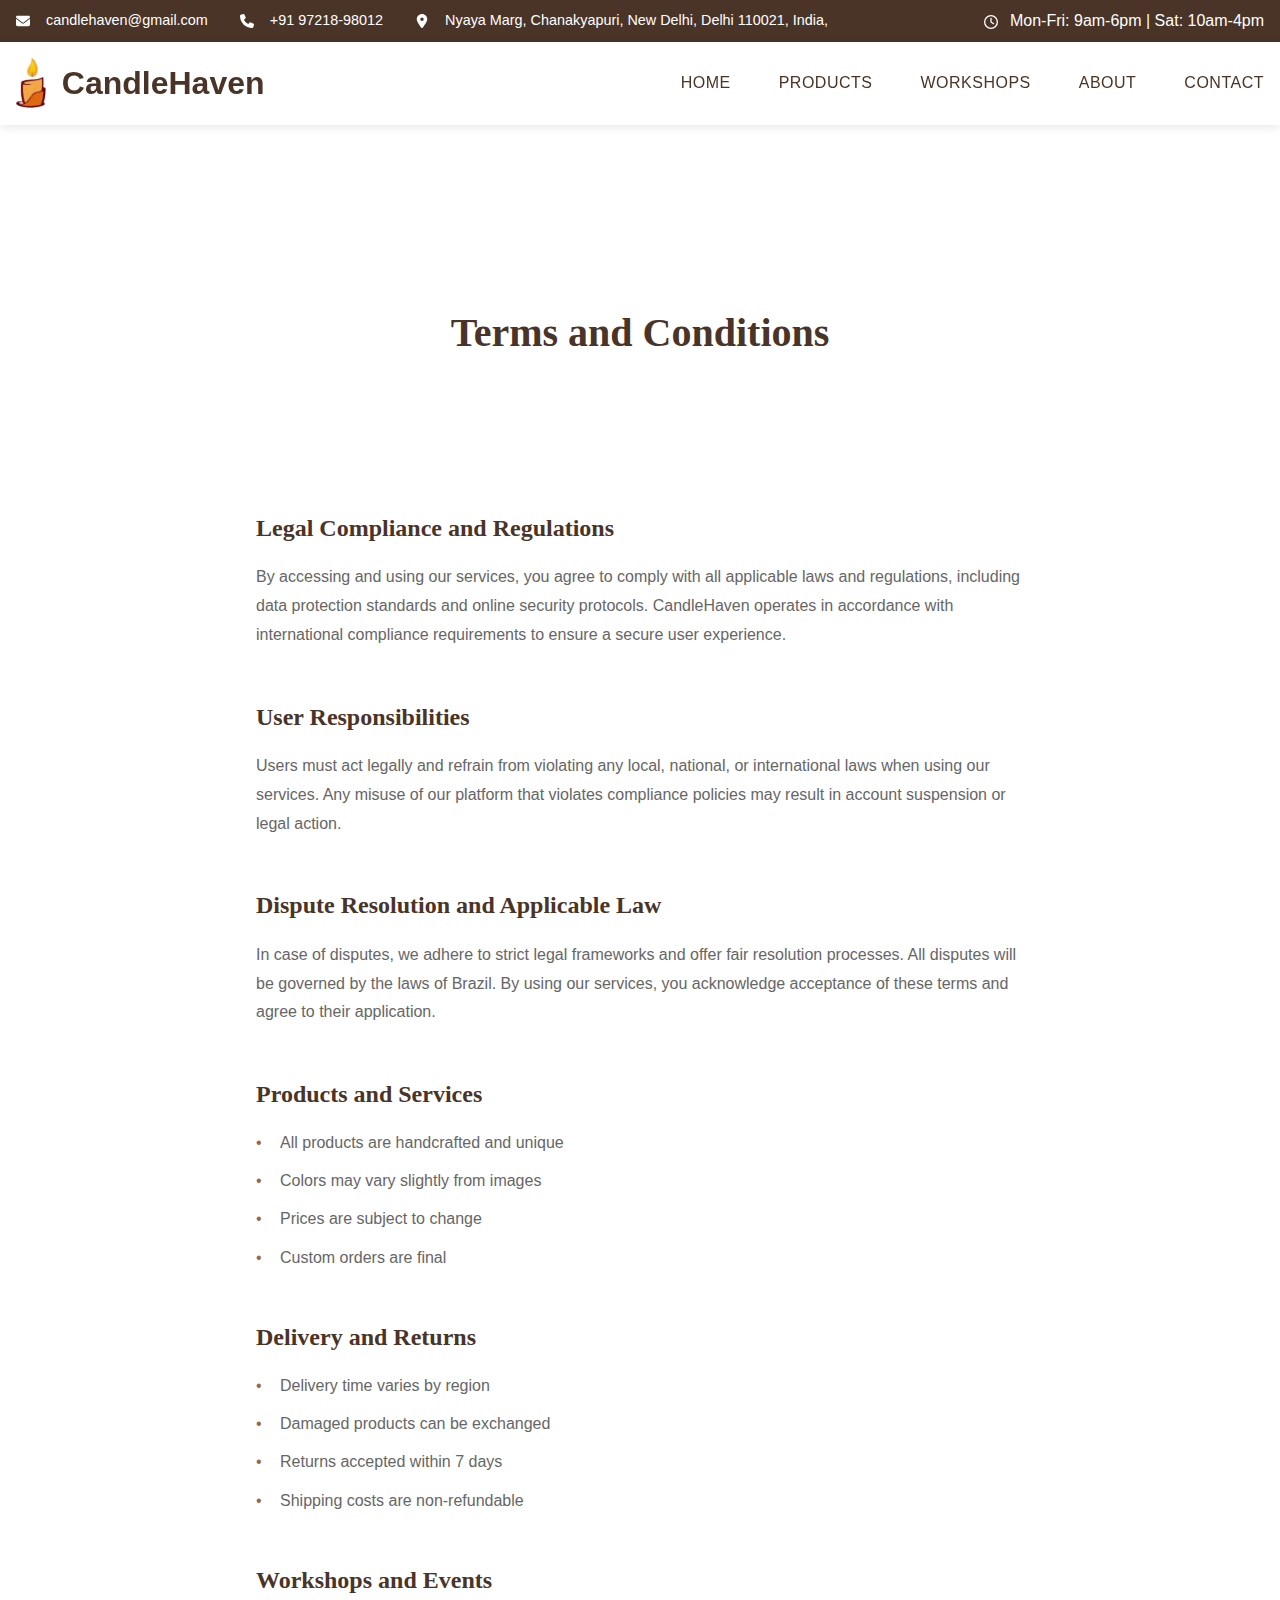
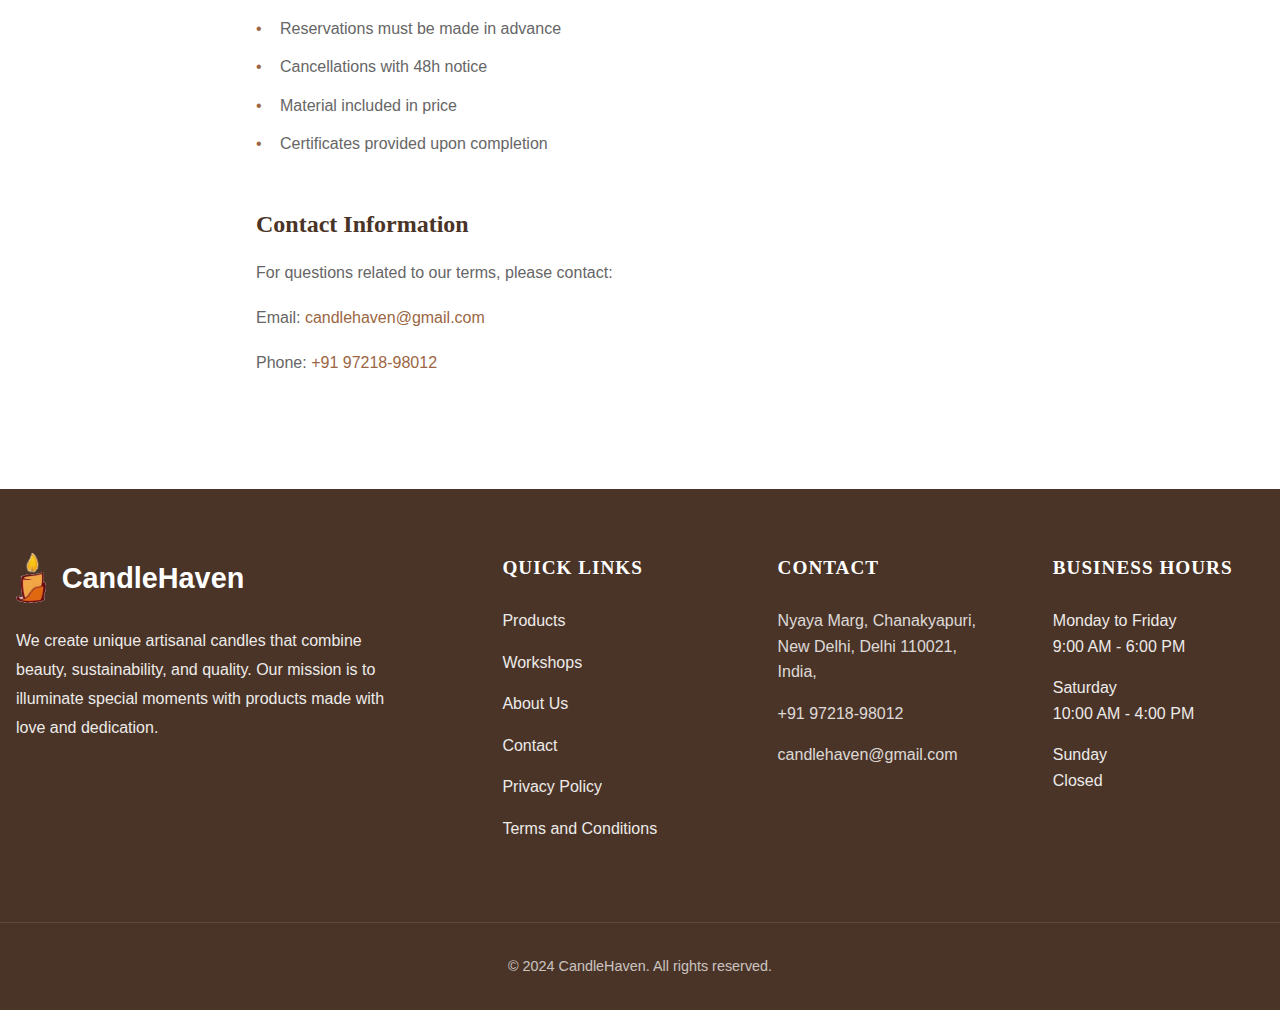
<file: terms-conditions.html>
<!DOCTYPE html>
<html lang="en">
<head>
    <meta charset="UTF-8">
    <meta name="viewport" content="width=device-width, initial-scale=1.0">
    <title>Terms and Conditions - CandleHaven</title>
    <meta name="description" content="Our terms and conditions explain the rules and guidelines for using our products and services.">
    <link rel="stylesheet" href="css/main.css">
    <link rel="stylesheet" href="css/icons.css">
    <link rel="icon" type="image/x-icon" href="img/logo.png">
</head>
<body>
    <div class="top-bar">
        <div class="top-bar-content">
            <div class="top-contact">
                <a href="mailto:candlehaven@gmail.com"><svg fill="white" xmlns="http://www.w3.org/2000/svg" viewBox="0 0 512 512"><path d="M48 64C21.5 64 0 85.5 0 112c0 15.1 7.1 29.3 19.2 38.4L236.8 313.6c11.4 8.5 27 8.5 38.4 0L492.8 150.4c12.1-9.1 19.2-23.3 19.2-38.4c0-26.5-21.5-48-48-48H48zM0 176V384c0 35.3 28.7 64 64 64H448c35.3 0 64-28.7 64-64V176L294.4 339.2c-22.8 17.1-54 17.1-76.8 0L0 176z"/></svg> candlehaven@gmail.com</a>
                <a href="tel:+919721898012"><svg fill="white" xmlns="http://www.w3.org/2000/svg" viewBox="0 0 512 512"><path d="M164.9 24.6c-7.7-18.6-28-28.5-47.4-23.2l-88 24C12.1 30.2 0 46 0 64C0 311.4 200.6 512 448 512c18 0 33.8-12.1 38.6-29.5l24-88c5.3-19.4-4.6-39.7-23.2-47.4l-96-40c-16.3-6.8-35.2-2.1-46.3 11.6L304.7 368C234.3 334.7 177.3 277.7 144 207.3L193.3 167c13.7-11.2 18.4-30 11.6-46.3l-40-96z"/></svg> +91 97218-98012</a>
                <a href="https://maps.app.goo.gl/Mmg88ad6Kq1a9LEd7" target="_blank">
                    <svg fill="white" xmlns="http://www.w3.org/2000/svg" viewBox="0 0 384 512"><path d="M215.7 499.2C267 435 384 279.4 384 192C384 86 298 0 192 0S0 86 0 192c0 87.4 117 243 168.3 307.2c12.3 15.3 35.1 15.3 47.4 0zM192 128a64 64 0 1 1 0 128 64 64 0 1 1 0-128z"/></svg> Nyaya Marg, Chanakyapuri, New Delhi, Delhi 110021, India, 
                </a>
            </div>
            <div class="top-hours">
                <svg fill="white" xmlns="http://www.w3.org/2000/svg" viewBox="0 0 512 512"><path d="M464 256A208 208 0 1 1 48 256a208 208 0 1 1 416 0zM0 256a256 256 0 1 0 512 0A256 256 0 1 0 0 256zM232 120V256c0 8 4 15.5 10.7 20l96 64c11 7.4 25.9 4.4 33.3-6.7s4.4-25.9-6.7-33.3L280 243.2V120c0-13.3-10.7-24-24-24s-24 10.7-24 24z"/></svg> Mon-Fri: 9am-6pm | Sat: 10am-4pm
            </div>
        </div>
    </div>

    <header class="main-header">
        <div class="header-content">
            <div class="logo-container">
                <a href="index.html" class="logo">
                    <img src="img/logo.png" alt="CandleHaven Logo">
                    CandleHaven
                </a>
            </div>
            <nav>
                <div class="nav-toggle">
                    <span></span>
                    <span></span>
                    <span></span>
                </div>
                <ul class="nav-menu">
                    <li><a href="index.html">Home</a></li>
                    <li><a href="products.html">Products</a></li>
                    <li><a href="workshops.html">Workshops</a></li>
                    <li><a href="about.html">About</a></li>
                    <li><a href="contact.html">Contact</a></li>
                </ul>
            </nav>
        </div>
    </header>

    <main>
        <section class="page-header">
            <h1 class="primary-text">Terms and Conditions</h1>
        </section>

        <section class="policy-content">
            <div class="policy-section">
                <h2>Legal Compliance and Regulations</h2>
                <p>By accessing and using our services, you agree to comply with all applicable laws and regulations, including data protection standards and online security protocols. CandleHaven operates in accordance with international compliance requirements to ensure a secure user experience.</p>
            </div>

            <div class="policy-section">
                <h2>User Responsibilities</h2>
                <p>Users must act legally and refrain from violating any local, national, or international laws when using our services. Any misuse of our platform that violates compliance policies may result in account suspension or legal action.</p>
            </div>

            <div class="policy-section">
                <h2>Dispute Resolution and Applicable Law</h2>
                <p>In case of disputes, we adhere to strict legal frameworks and offer fair resolution processes. All disputes will be governed by the laws of Brazil. By using our services, you acknowledge acceptance of these terms and agree to their application.</p>
            </div>

            <div class="policy-section">
                <h2>Products and Services</h2>
                <ul>
                    <li>All products are handcrafted and unique</li>
                    <li>Colors may vary slightly from images</li>
                    <li>Prices are subject to change</li>
                    <li>Custom orders are final</li>
                </ul>
            </div>

            <div class="policy-section">
                <h2>Delivery and Returns</h2>
                <ul>
                    <li>Delivery time varies by region</li>
                    <li>Damaged products can be exchanged</li>
                    <li>Returns accepted within 7 days</li>
                    <li>Shipping costs are non-refundable</li>
                </ul>
            </div>

            <div class="policy-section">
                <h2>Workshops and Events</h2>
                <ul>
                    <li>Reservations must be made in advance</li>
                    <li>Cancellations with 48h notice</li>
                    <li>Material included in price</li>
                    <li>Certificates provided upon completion</li>
                </ul>
            </div>

            <div class="policy-section">
                <h2>Contact Information</h2>
                <p>For questions related to our terms, please contact:</p>
                <p>Email: <a href="mailto:candlehaven@gmail.com">candlehaven@gmail.com</a></p>
                <p>Phone: <a href="tel:+919721898012">+91 97218-98012</a></p>
            </div>
        </section>
    </main>

    <footer class="footer">
        <div class="footer-content">
            <div class="footer-about">
                <a href="index.html" class="logo">
                    <img src="img/logo.png" alt="Logo">
                    CandleHaven
                </a>
                <p>We create unique artisanal candles that combine beauty, sustainability, and quality. Our mission is to illuminate special moments with products made with love and dedication.</p>
            </div>
            <div class="footer-links">
                <h3>Quick Links</h3>
                <ul>
                    <li><a href="products.html">Products</a></li>
                    <li><a href="workshops.html">Workshops</a></li>
                    <li><a href="about.html">About Us</a></li>
                    <li><a href="contact.html">Contact</a></li>
                    <li><a href="privacy-policy.html">Privacy Policy</a></li>
                    <li><a href="terms-conditions.html">Terms and Conditions</a></li>
                </ul>
            </div>
            <div class="footer-contact">
                <h3>Contact</h3>
                <p><a href="https://maps.app.goo.gl/Mmg88ad6Kq1a9LEd7" target="_blank">
                    Nyaya Marg, Chanakyapuri, New Delhi, Delhi 110021, India, 
                </a></p>
                <p><a href="contact.html">+91 97218-98012</a></p>
                <p><a href="contact.html">candlehaven@gmail.com</a></p>
            </div>
            <div class="footer-hours">
                <h3>Business Hours</h3>
                <p>Monday to Friday<br>9:00 AM - 6:00 PM</p>
                <p>Saturday<br>10:00 AM - 4:00 PM</p>
                <p>Sunday<br>Closed</p>
            </div>
        </div>
        <div class="footer-bottom">
            <p>&copy; 2024 CandleHaven. All rights reserved.</p>
        </div>
    </footer>

    <script src="js/main.js"></script>
</body>
</html>
</file>
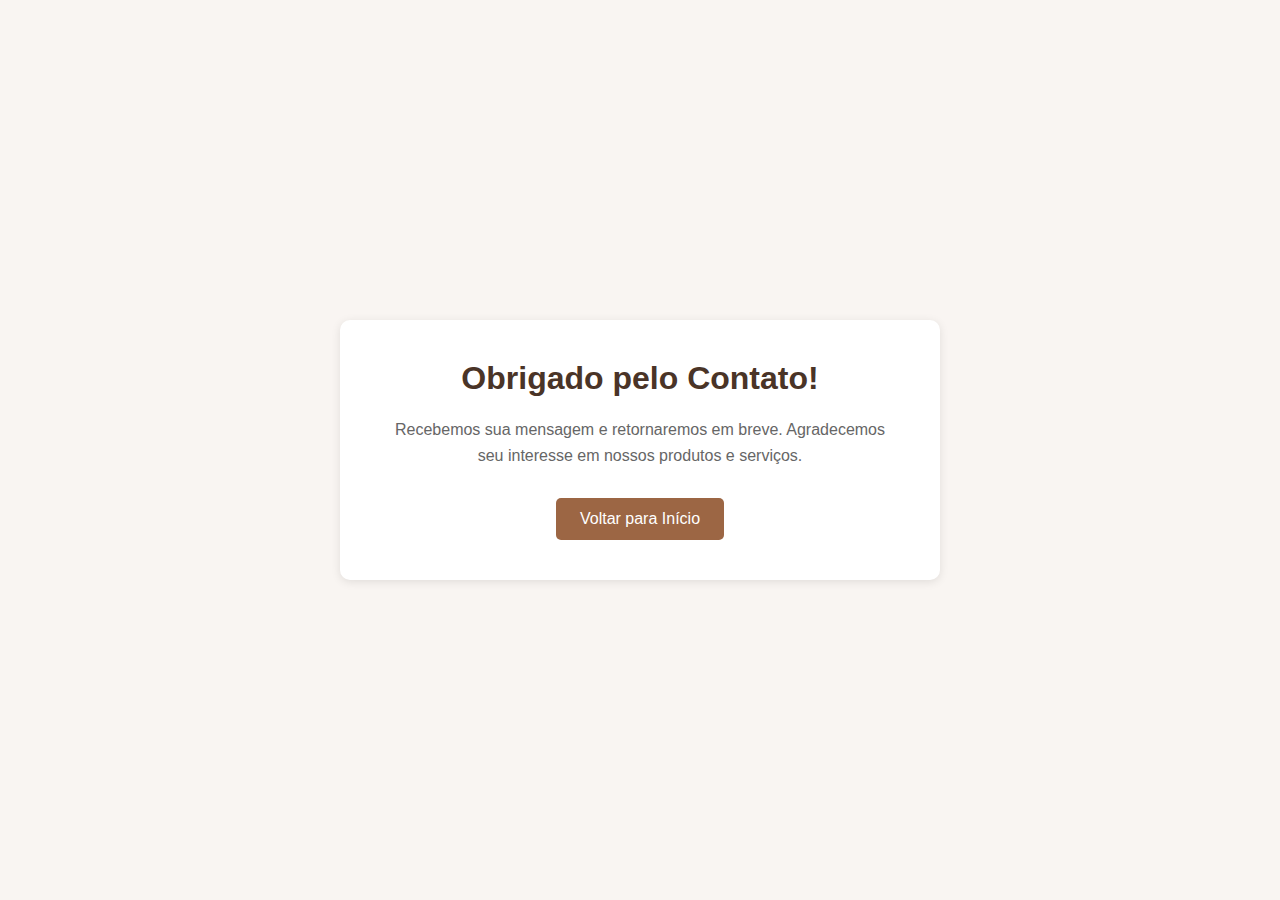
<file: thanks.html>
<!DOCTYPE html>
<html lang="en">
<head>
    <meta charset="UTF-8">
    <meta name="viewport" content="width=device-width, initial-scale=1.0">
		<meta name="description" content="Obrigado pelo contato! Agradecemos seu interesse em nossos produtos e serviços. Retornaremos em breve.">
    <title>Obrigado - CandleHaven</title>
    <style>
        * {
            margin: 0;
            padding: 0;
            box-sizing: border-box;
        }

        body {
            font-family: Arial, sans-serif;
            min-height: 100vh;
            display: flex;
            align-items: center;
            justify-content: center;
            background-color: #f9f5f2;
            padding: 20px;
        }

        .thanks-container {
            text-align: center;
            max-width: 600px;
            padding: 40px;
            background: white;
            border-radius: 10px;
            box-shadow: 0 2px 10px rgba(0,0,0,0.1);
        }

        h1 {
            color: #4a3427;
            margin-bottom: 20px;
            font-size: 2rem;
        }

        p {
            color: #666;
            margin-bottom: 30px;
            line-height: 1.6;
        }

        .home-button {
            display: inline-block;
            padding: 12px 24px;
            background-color: #9c6644;
            color: white;
            text-decoration: none;
            border-radius: 5px;
            transition: background-color 0.3s;
        }

        .home-button:hover {
            background-color: #7d513a;
        }
    </style>
</head>
<body>
	<main>
    <div class="thanks-container">
        <h1>Obrigado pelo Contato!</h1>
        <p>Recebemos sua mensagem e retornaremos em breve. Agradecemos seu interesse em nossos produtos e serviços.</p>
        <a href="index.html" class="home-button">Voltar para Início</a>
    </div>
	</main>
</body>
</html>
</file>
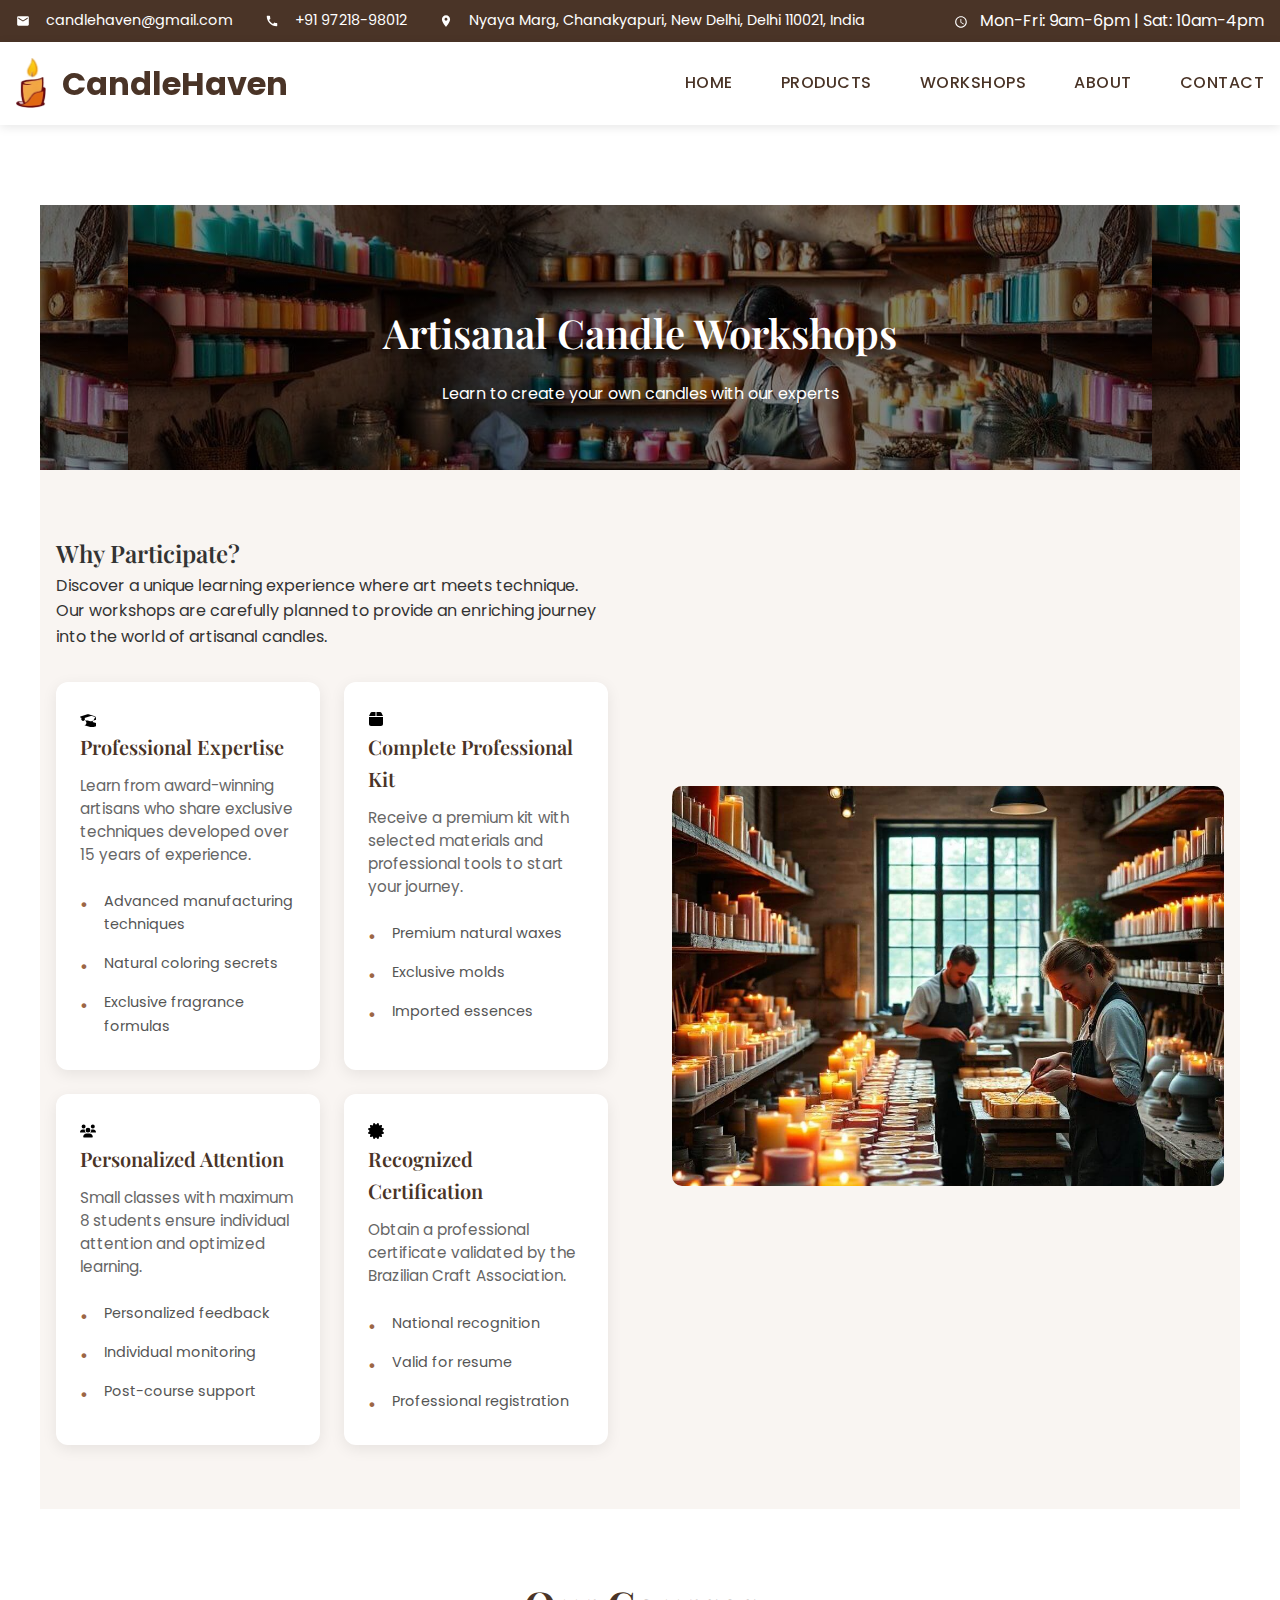
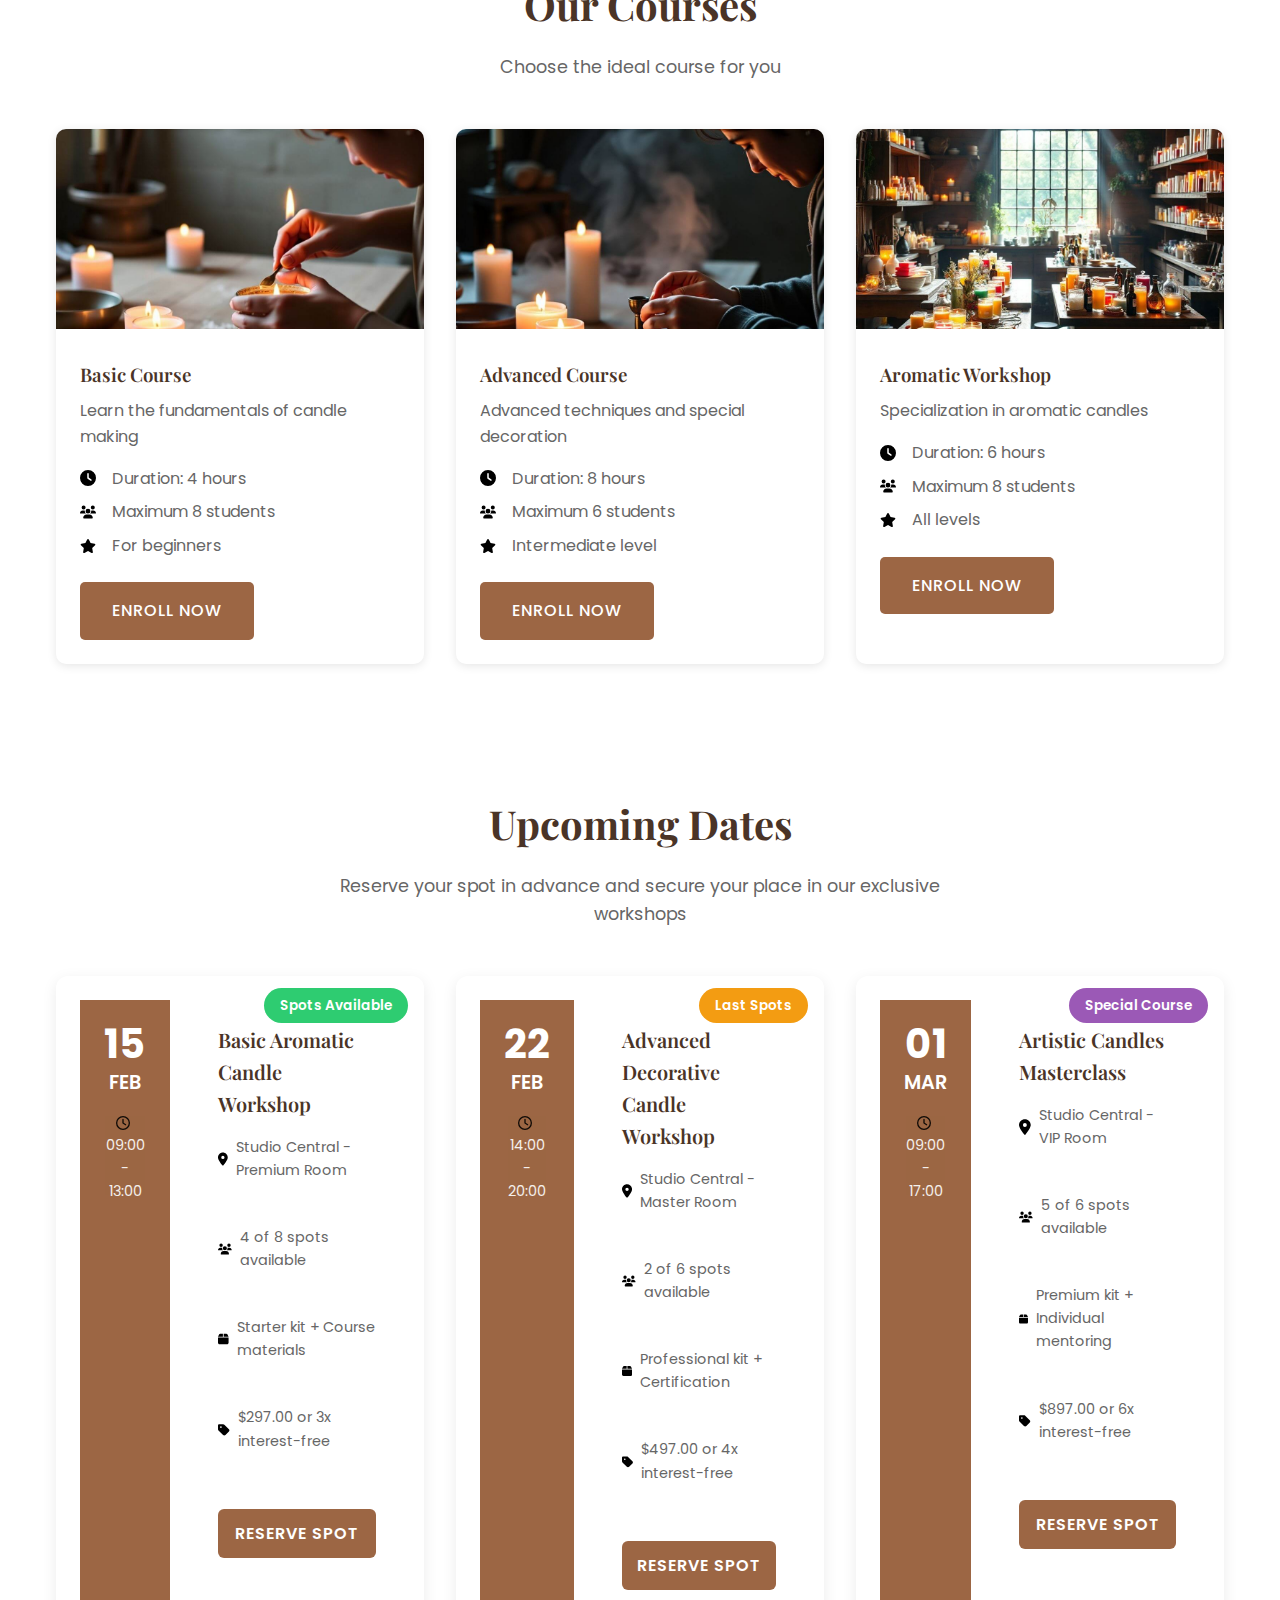
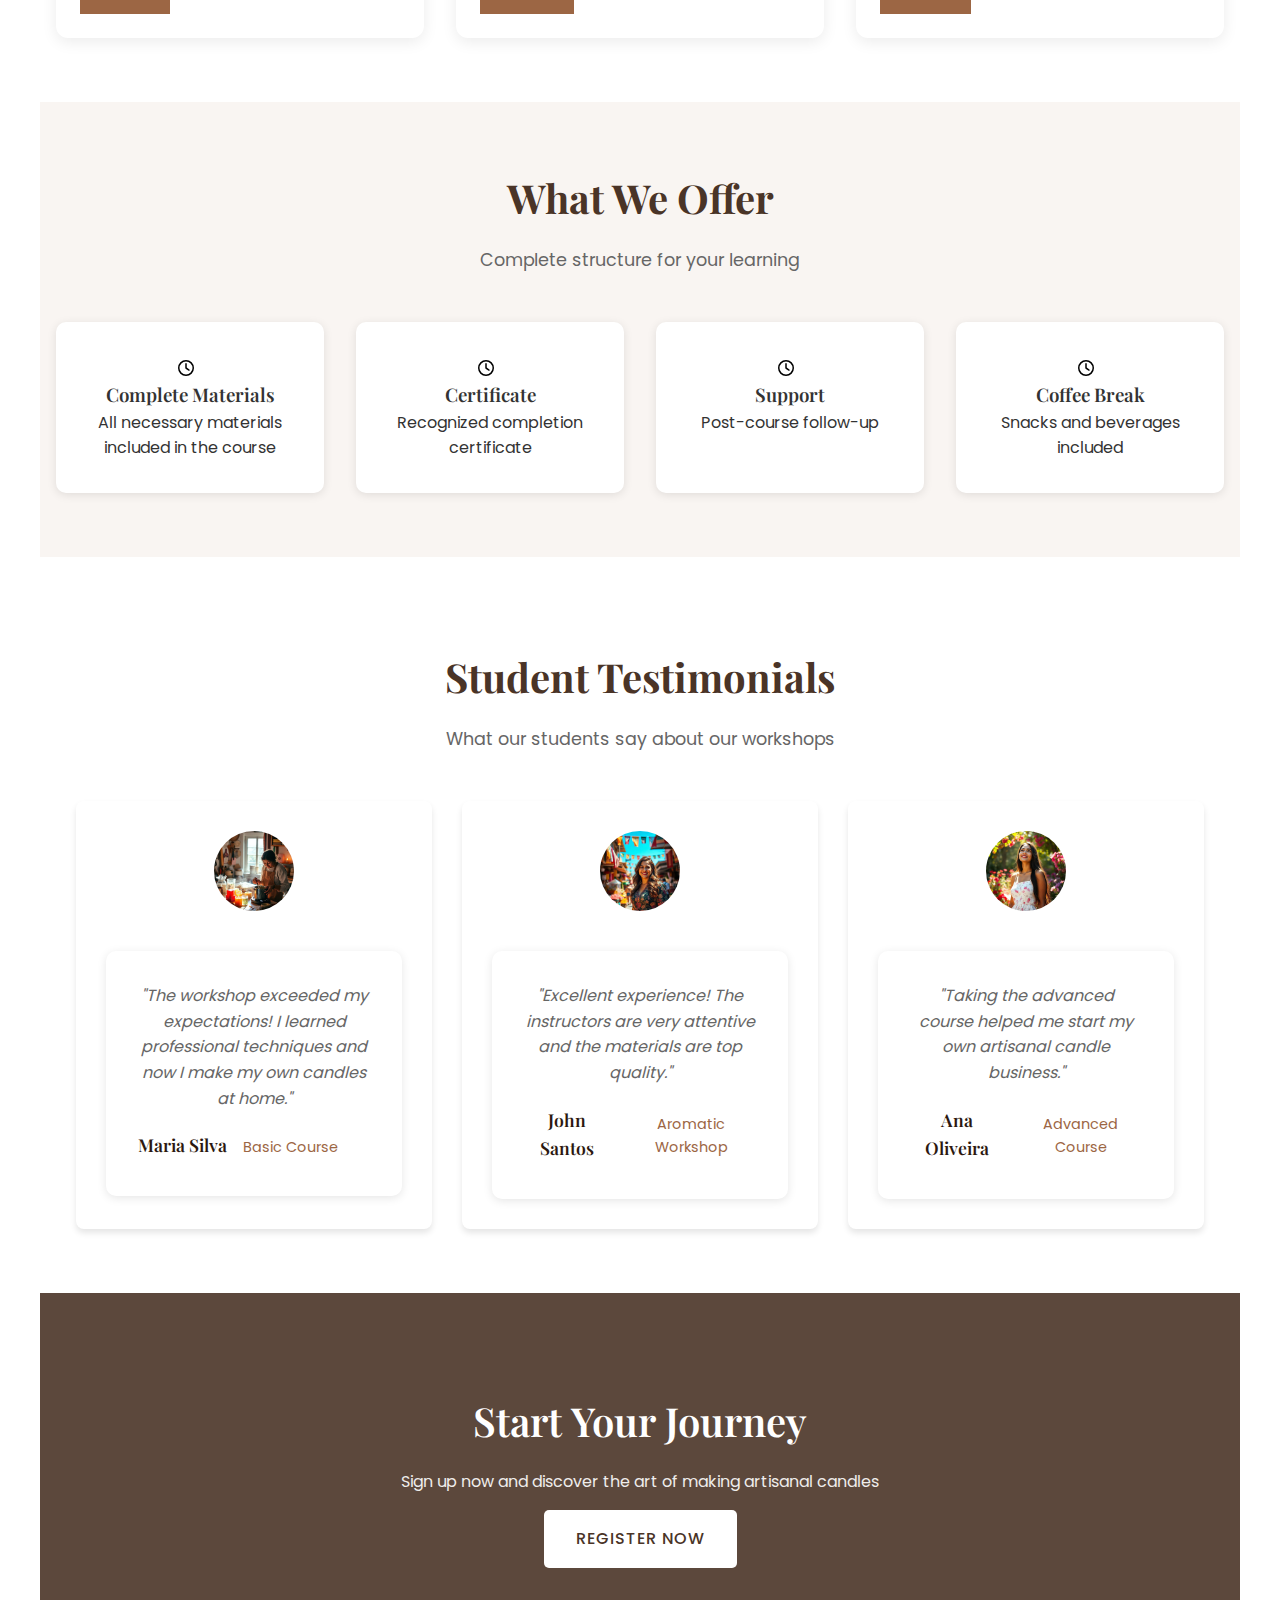
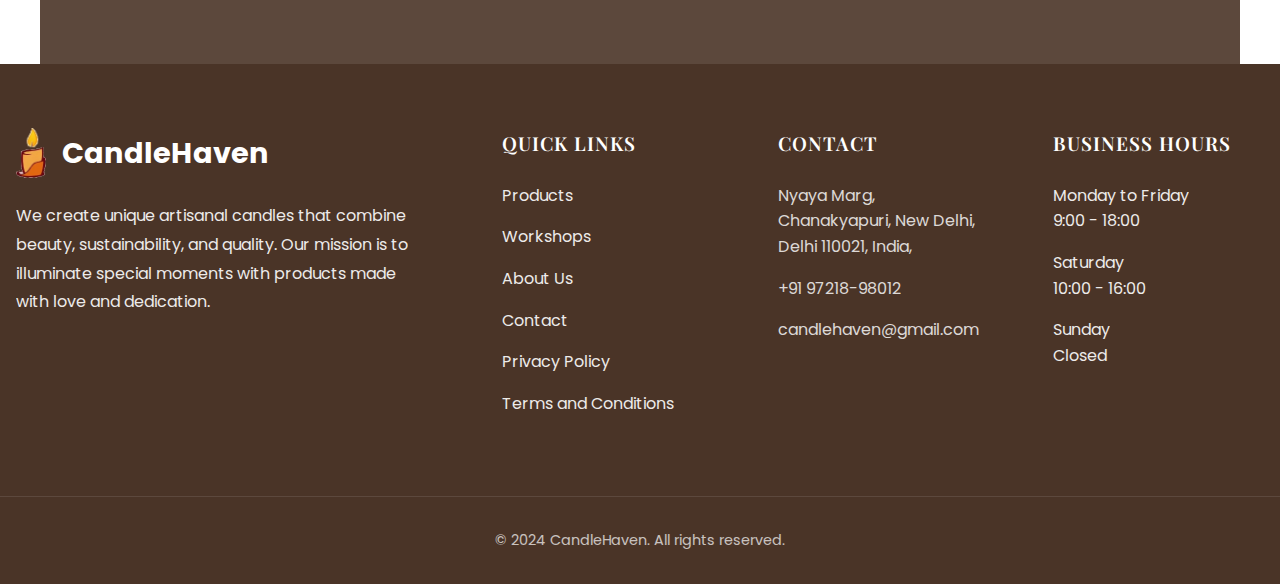
<file: workshops.html>
<!DOCTYPE html>
<html lang="en">
<head>
    <meta charset="UTF-8">
    <meta name="viewport" content="width=device-width, initial-scale=1.0">
    <title>Workshops - CandleHaven | Learn the Art of Candles</title>
    <meta name="description" content="Join our workshops and learn to create your own handcrafted candles. Practical and personalized workshops for all levels.">
    <link rel="stylesheet" href="css/fonts.css">
    <link rel="stylesheet" href="css/main.css">
    <link rel="stylesheet" href="css/icons.css">
    <link rel="icon" type="image/x-icon" href="img/logo.png">
</head>
<body>
    <div class="top-bar">
        <div class="top-bar-content">
            <div class="top-contact">
                <a href="mailto:candlehaven@gmail.com">
                    <svg width="20" height="20" viewBox="0 0 24 24" fill="none" xmlns="http://www.w3.org/2000/svg">
                        <path d="M20 4H4C2.9 4 2.01 4.9 2.01 6L2 18C2 19.1 2.9 20 4 20H20C21.1 20 22 19.1 22 18V6C22 4.9 21.1 4 20 4ZM20 8L12 13L4 8V6L12 11L20 6V8Z" fill="currentColor"/>
                    </svg>
                    candlehaven@gmail.com
                </a>
                <a href="tel:+919721898012">
                    <svg width="20" height="20" viewBox="0 0 24 24" fill="none" xmlns="http://www.w3.org/2000/svg">
                        <path d="M20.01 15.38C18.78 15.38 17.59 15.18 16.48 14.82C16.13 14.7 15.74 14.79 15.47 15.06L13.9 17.03C11.07 15.68 8.42 13.13 7.01 10.2L8.96 8.54C9.23 8.26 9.31 7.87 9.2 7.52C8.83 6.41 8.64 5.22 8.64 3.99C8.64 3.45 8.19 3 7.65 3H4.19C3.65 3 3 3.24 3 3.99C3 13.28 10.73 21 20.01 21C20.72 21 21 20.37 21 19.82V16.37C21 15.83 20.55 15.38 20.01 15.38Z" fill="currentColor"/>
                    </svg>
                    +91 97218-98012
                </a>
                <a href="https://maps.app.goo.gl/Mmg88ad6Kq1a9LEd7" target="_blank">
                    <svg width="20" height="20" viewBox="0 0 24 24" fill="none" xmlns="http://www.w3.org/2000/svg">
                        <path d="M12 2C8.13 2 5 5.13 5 9C5 14.25 12 22 12 22C12 22 19 14.25 19 9C19 5.13 15.87 2 12 2ZM12 11.5C10.62 11.5 9.5 10.38 9.5 9C9.5 7.62 10.62 6.5 12 6.5C13.38 6.5 14.5 7.62 14.5 9C14.5 10.38 13.38 11.5 12 11.5Z" fill="currentColor"/>
                    </svg>
                    Nyaya Marg, Chanakyapuri, New Delhi, Delhi 110021, India
                </a>
            </div>
            <div class="top-hours">
							<svg width="20" height="20" viewBox="0 0 24 24" fill="none" xmlns="http://www.w3.org/2000/svg">
									<path d="M11.99 2C6.47 2 2 6.48 2 12C2 17.52 6.47 22 11.99 22C17.52 22 22 17.52 22 12C22 6.48 17.52 2 11.99 2ZM12 20C7.58 20 4 16.42 4 12C4 7.58 7.58 4 12 4C16.42 4 20 7.58 20 12C20 16.42 16.42 20 12 20ZM12.5 7H11V13L16.25 16.15L17 14.92L12.5 12.25V7Z" fill="currentColor"/>
							</svg>
							Mon-Fri: 9am-6pm | Sat: 10am-4pm
					</div>
        </div>
    </div>

    <header class="main-header">
        <div class="header-content">
            <div class="logo-container">
                <a href="index.html" class="logo">
                    <img src="img/logo.png" alt="CandleHaven Logo">
                    CandleHaven
                </a>
            </div>
            <nav>
                <div class="nav-toggle">
                    <span></span>
                    <span></span>
                    <span></span>
                </div>
                <ul class="nav-menu">
									<li><a href="index.html">Home</a></li>
									<li><a href="products.html">Products</a></li>
									<li><a href="workshops.html">Workshops</a></li>
									<li><a href="about.html">About</a></li>
									<li><a href="contact.html">Contact</a></li>
							</ul>
            </nav>
        </div>
    </header>

    <main>
        <section class="page-header oficinas-header">
            <h1>Artisanal Candle Workshops</h1>
            <p>Learn to create your own candles with our experts</p>
        </section>

        <section class="workshop-intro">
            <div class="intro-content">
                <div class="intro-text">
                    <h2>Why Participate?</h2>
                    <p class="intro-description">Discover a unique learning experience where art meets technique. Our workshops are carefully planned to provide an enriching journey into the world of artisanal candles.</p>
                    <div class="benefits-grid">
                        <div class="benefit-card">
                            <svg xmlns="http://www.w3.org/2000/svg" viewBox="0 0 640 512"><path d="M622.34 153.2L343.4 67.5c-15.2-4.67-31.6-4.67-46.79 0L17.66 153.2c-23.54 7.23-23.54 38.36 0 45.59l48.63 14.94c-10.67 13.19-17.23 29.28-17.23 46.86c0 38.87 34.65 73.22 74.34 73.22c39.79 0 74.47-34.35 74.47-73.22c0-17.58-6.56-33.67-17.23-46.86l251.94-77.45c15.2-4.67 31.6-4.67 46.79 0l251.94 77.45c23.55 7.24 23.55 38.36 0 45.59l-278.94 85.7c-15.2 4.67-31.6 4.67-46.79 0l-97.52-30L176.1 320.4C221.4 323.5 255.9 362.7 255.9 411.7v.95c0 49.05-34.52 88.27-79.86 91.37l279.2 85.83c15.2 4.67 31.6 4.67 46.79 0l278.94-85.7c23.55-7.24 23.55-38.36 0-45.59l-278.94-85.7z"/></svg>
                            <h3>Professional Expertise</h3>
                            <p>Learn from award-winning artisans who share exclusive techniques developed over 15 years of experience.</p>
                            <ul class="benefit-details">
                                <li>Advanced manufacturing techniques</li>
                                <li>Natural coloring secrets</li>
                                <li>Exclusive fragrance formulas</li>
                            </ul>
                        </div>
                        <div class="benefit-card">
                            <svg xmlns="http://www.w3.org/2000/svg" viewBox="0 0 448 512"><path d="M50.7 58.5L0 160H208V32H93.7C75.5 32 58.9 42.3 50.7 58.5zM240 160H448L397.3 58.5C389.1 42.3 372.5 32 354.3 32H240V160zm208 32H0V416c0 35.3 28.7 64 64 64H384c35.3 0 64-28.7 64-64V192z"/></svg>
                            <h3>Complete Professional Kit</h3>
                            <p>Receive a premium kit with selected materials and professional tools to start your journey.</p>
                            <ul class="benefit-details">
                                <li>Premium natural waxes</li>
                                <li>Exclusive molds</li>
                                <li>Imported essences</li>
                            </ul>
                        </div>
                        <div class="benefit-card">
                            <svg xmlns="http://www.w3.org/2000/svg" viewBox="0 0 640 512"><path d="M144 0a80 80 0 1 1 0 160A80 80 0 1 1 144 0zM512 0a80 80 0 1 1 0 160A80 80 0 1 1 512 0zM0 298.7C0 239.8 47.8 192 106.7 192h42.7c15.9 0 31 3.5 44.6 9.7c-1.3 7.2-1.9 14.7-1.9 22.3c0 38.2 16.8 72.5 43.3 96c-.2 0-.4 0-.7 0H21.3C9.6 320 0 310.4 0 298.7zM405.3 320c-.2 0-.4 0-.7 0c26.6-23.5 43.3-57.8 43.3-96c0-7.6-.7-15-1.9-22.3c13.6-6.3 28.7-9.7 44.6-9.7h42.7C592.2 192 640 239.8 640 298.7c0 11.8-9.6 21.3-21.3 21.3H405.3zM224 224a96 96 0 1 1 192 0 96 96 0 1 1 -192 0zM128 485.3C128 411.7 187.7 352 261.3 352h117.4c73.6 0 133.3 59.7 133.3 133.3c0 14.7-11.9 26.7-26.7 26.7H154.7c-14.7 0-26.7-11.9-26.7-26.7z"/></svg>
                            <h3>Personalized Attention</h3>
                            <p>Small classes with maximum 8 students ensure individual attention and optimized learning.</p>
                            <ul class="benefit-details">
                                <li>Personalized feedback</li>
                                <li>Individual monitoring</li>
                                <li>Post-course support</li>
                            </ul>
                        </div>
                        <div class="benefit-card">
                            <svg xmlns="http://www.w3.org/2000/svg" viewBox="0 0 512 512"><path d="M211 7.3C205 1 196-1.4 187.6 .8s-14.9 8.9-17.1 17.3L154.7 80.6l-62-17.5c-8.4-2.4-17.4 0-23.5 6.1s-8.5 15.1-6.1 23.5l17.5 62L18.1 170.6c-8.4 2.1-15 8.7-17.3 17.1S1 205 7.3 211l46.2 45L7.3 301C1 307-1.4 316 .8 324.4s8.9 14.9 17.3 17.1l62.5 15.8-17.5 62c-2.4 8.4 0 17.4 6.1 23.5s15.1 8.5 23.5 6.1l62-17.5 15.8 62.5c2.1 8.4 8.7 15 17.1 17.3s17.3-.2 23.4-6.4l45-46.2 45 46.2c6.1 6.2 15 8.7 23.4 6.4s14.9-8.9 17.1-17.3l15.8-62.5 62 17.5c8.4 2.4 17.4 0 23.5-6.1s8.5-15.1 6.1-23.5l-17.5-62 62.5-15.8c8.4-2.1 15-8.7 17.3-17.1s.2-17.3-6.4-23.4l-46.2-45 46.2-45c6.2-6.1 8.7-15 6.4-23.4s-8.9-14.9-17.3-17.1l-62.5-15.8 17.5-62c2.4-8.4 0-17.4-6.1-23.5s-15.1-8.5-23.5-6.1l-62 17.5L341.4 18.1c-2.1-8.4-8.7-15-17.1-17.3S307 1 301 7.3L256 53.5 211 7.3z"/></svg>
                            <h3>Recognized Certification</h3>
                            <p>Obtain a professional certificate validated by the Brazilian Craft Association.</p>
                            <ul class="benefit-details">
                                <li>National recognition</li>
                                <li>Valid for resume</li>
                                <li>Professional registration</li>
                            </ul>
                        </div>
                    </div>
                </div>
                <div class="intro-image">
                    <img src="img/workshop-intro.jpg" alt="Workshop in action showing students learning advanced techniques">
                </div>
            </div>
        </section>

        <section class="workshop-types">
            <div class="section-header">
                <h2>Our Courses</h2>
                <p>Choose the ideal course for you</p>
            </div>
            <div class="courses-grid">
                <div class="course-card">
                    <img src="img/lesson1.jpg" alt="Basic Course">
                    <div class="course-info">
                        <h3>Basic Course</h3>
                        <p>Learn the fundamentals of candle making</p>
                        <ul>
                            <li><svg xmlns="http://www.w3.org/2000/svg" viewBox="0 0 512 512"><path d="M256 0a256 256 0 1 1 0 512A256 256 0 1 1 256 0zM232 120V256c0 8 4 15.5 10.7 20l96 64c11 7.4 25.9 4.4 33.3-6.7s4.4-25.9-6.7-33.3L280 243.2V120c0-13.3-10.7-24-24-24s-24 10.7-24 24z"/></svg> Duration: 4 hours</li>
                            <li><svg xmlns="http://www.w3.org/2000/svg" viewBox="0 0 640 512"><path d="M144 0a80 80 0 1 1 0 160A80 80 0 1 1 144 0zM512 0a80 80 0 1 1 0 160A80 80 0 1 1 512 0zM0 298.7C0 239.8 47.8 192 106.7 192h42.7c15.9 0 31 3.5 44.6 9.7c-1.3 7.2-1.9 14.7-1.9 22.3c0 38.2 16.8 72.5 43.3 96c-.2 0-.4 0-.7 0H21.3C9.6 320 0 310.4 0 298.7zM405.3 320c-.2 0-.4 0-.7 0c26.6-23.5 43.3-57.8 43.3-96c0-7.6-.7-15-1.9-22.3c13.6-6.3 28.7-9.7 44.6-9.7h42.7C592.2 192 640 239.8 640 298.7c0 11.8-9.6 21.3-21.3 21.3H405.3zM224 224a96 96 0 1 1 192 0 96 96 0 1 1 -192 0zM128 485.3C128 411.7 187.7 352 261.3 352h117.4c73.6 0 133.3 59.7 133.3 133.3c0 14.7-11.9 26.7-26.7 26.7H154.7c-14.7 0-26.7-11.9-26.7-26.7z"/></svg> Maximum 8 students</li>
                            <li><svg xmlns="http://www.w3.org/2000/svg" viewBox="0 0 576 512"><path d="M316.9 18C311.6 7 300.4 0 288.1 0s-23.4 7-28.8 18L195 150.3 51.4 171.5c-12 1.8-22 10.2-25.7 21.7s-.7 24.2 7.9 32.7L137.8 329 113.2 474.7c-2 12 3 24.2 12.9 31.3s23 8 33.8 2.3l128.3-68.5 128.3 68.5c10.8 5.7 23.9 4.9 33.8-2.3s14.9-19.3 12.9-31.3L438.5 329 542.7 225.9c8.6-8.5 11.7-21.2 7.9-32.7s-13.7-19.9-25.7-21.7L381.2 150.3 316.9 18z"/></svg> For beginners</li>
                        </ul>
                        <a href="contact.html" class="cta-button">Enroll Now</a>
                    </div>
                </div>
                <div class="course-card">
                    <img src="img/lesson2.jpg" alt="Advanced Course">
                    <div class="course-info">
                        <h3>Advanced Course</h3>
                        <p>Advanced techniques and special decoration</p>
                        <ul>
                            <li><svg xmlns="http://www.w3.org/2000/svg" viewBox="0 0 512 512"><path d="M256 0a256 256 0 1 1 0 512A256 256 0 1 1 256 0zM232 120V256c0 8 4 15.5 10.7 20l96 64c11 7.4 25.9 4.4 33.3-6.7s4.4-25.9-6.7-33.3L280 243.2V120c0-13.3-10.7-24-24-24s-24 10.7-24 24z"/></svg> Duration: 8 hours</li>
                            <li><svg xmlns="http://www.w3.org/2000/svg" viewBox="0 0 640 512"><path d="M144 0a80 80 0 1 1 0 160A80 80 0 1 1 144 0zM512 0a80 80 0 1 1 0 160A80 80 0 1 1 512 0zM0 298.7C0 239.8 47.8 192 106.7 192h42.7c15.9 0 31 3.5 44.6 9.7c-1.3 7.2-1.9 14.7-1.9 22.3c0 38.2 16.8 72.5 43.3 96c-.2 0-.4 0-.7 0H21.3C9.6 320 0 310.4 0 298.7zM405.3 320c-.2 0-.4 0-.7 0c26.6-23.5 43.3-57.8 43.3-96c0-7.6-.7-15-1.9-22.3c13.6-6.3 28.7-9.7 44.6-9.7h42.7C592.2 192 640 239.8 640 298.7c0 11.8-9.6 21.3-21.3 21.3H405.3zM224 224a96 96 0 1 1 192 0 96 96 0 1 1 -192 0zM128 485.3C128 411.7 187.7 352 261.3 352h117.4c73.6 0 133.3 59.7 133.3 133.3c0 14.7-11.9 26.7-26.7 26.7H154.7c-14.7 0-26.7-11.9-26.7-26.7z"/></svg> Maximum 6 students</li>
                            <li><svg xmlns="http://www.w3.org/2000/svg" viewBox="0 0 576 512"><path d="M316.9 18C311.6 7 300.4 0 288.1 0s-23.4 7-28.8 18L195 150.3 51.4 171.5c-12 1.8-22 10.2-25.7 21.7s-.7 24.2 7.9 32.7L137.8 329 113.2 474.7c-2 12 3 24.2 12.9 31.3s23 8 33.8 2.3l128.3-68.5 128.3 68.5c10.8 5.7 23.9 4.9 33.8-2.3s14.9-19.3 12.9-31.3L438.5 329 542.7 225.9c8.6-8.5 11.7-21.2 7.9-32.7s-13.7-19.9-25.7-21.7L381.2 150.3 316.9 18z"/></svg> Intermediate level</li>
                        </ul>
                        <a href="contact.html" class="cta-button">Enroll Now</a>
                    </div>
                </div>
                <div class="course-card">
                    <img src="img/lesson3.jpg" alt="Aromatic Workshop">
                    <div class="course-info">
                        <h3>Aromatic Workshop</h3>
                        <p>Specialization in aromatic candles</p>
                        <ul>
                            <li><svg xmlns="http://www.w3.org/2000/svg" viewBox="0 0 512 512"><path d="M256 0a256 256 0 1 1 0 512A256 256 0 1 1 256 0zM232 120V256c0 8 4 15.5 10.7 20l96 64c11 7.4 25.9 4.4 33.3-6.7s4.4-25.9-6.7-33.3L280 243.2V120c0-13.3-10.7-24-24-24s-24 10.7-24 24z"/></svg> Duration: 6 hours</li>
                            <li><svg xmlns="http://www.w3.org/2000/svg" viewBox="0 0 640 512"><path d="M144 0a80 80 0 1 1 0 160A80 80 0 1 1 144 0zM512 0a80 80 0 1 1 0 160A80 80 0 1 1 512 0zM0 298.7C0 239.8 47.8 192 106.7 192h42.7c15.9 0 31 3.5 44.6 9.7c-1.3 7.2-1.9 14.7-1.9 22.3c0 38.2 16.8 72.5 43.3 96c-.2 0-.4 0-.7 0H21.3C9.6 320 0 310.4 0 298.7zM405.3 320c-.2 0-.4 0-.7 0c26.6-23.5 43.3-57.8 43.3-96c0-7.6-.7-15-1.9-22.3c13.6-6.3 28.7-9.7 44.6-9.7h42.7C592.2 192 640 239.8 640 298.7c0 11.8-9.6 21.3-21.3 21.3H405.3zM224 224a96 96 0 1 1 192 0 96 96 0 1 1 -192 0zM128 485.3C128 411.7 187.7 352 261.3 352h117.4c73.6 0 133.3 59.7 133.3 133.3c0 14.7-11.9 26.7-26.7 26.7H154.7c-14.7 0-26.7-11.9-26.7-26.7z"/></svg> Maximum 8 students</li>
                            <li><svg xmlns="http://www.w3.org/2000/svg" viewBox="0 0 576 512"><path d="M316.9 18C311.6 7 300.4 0 288.1 0s-23.4 7-28.8 18L195 150.3 51.4 171.5c-12 1.8-22 10.2-25.7 21.7s-.7 24.2 7.9 32.7L137.8 329 113.2 474.7c-2 12 3 24.2 12.9 31.3s23 8 33.8 2.3l128.3-68.5 128.3 68.5c10.8 5.7 23.9 4.9 33.8-2.3s14.9-19.3 12.9-31.3L438.5 329 542.7 225.9c8.6-8.5 11.7-21.2 7.9-32.7s-13.7-19.9-25.7-21.7L381.2 150.3 316.9 18z"/></svg> All levels</li>
                        </ul>
                        <a href="contact.html" class="cta-button">Enroll Now</a>
                    </div>
                </div>
            </div>
        </section>

        <section class="workshop-schedule">
            <div class="section-header">
                <h2>Upcoming Dates</h2>
                <p>Reserve your spot in advance and secure your place in our exclusive workshops</p>
            </div>
            <div class="schedule-container">
                <div class="schedule-grid">
                    <div class="schedule-card">
                        <div class="schedule-status available">
                            <span class="status-badge">Spots Available</span>
                        </div>
                        <div class="schedule-date">
                            <span class="day">15</span>
                            <span class="month">FEB</span>
                            <div class="schedule-time">
                                <svg xmlns="http://www.w3.org/2000/svg" viewBox="0 0 512 512"><path d="M464 256A208 208 0 1 1 48 256a208 208 0 1 1 416 0zM0 256a256 256 0 1 0 512 0A256 256 0 1 0 0 256zM232 120V256c0 8 4 15.5 10.7 20l96 64c11 7.4 25.9 4.4 33.3-6.7s4.4-25.9-6.7-33.3L280 243.2V120c0-13.3-10.7-24-24-24s-24 10.7-24 24z"/></svg>
                                <span>09:00 <br/>- 13:00</span>
                            </div>
                        </div>
                        <div class="schedule-details">
                            <h3>Basic Aromatic Candle Workshop</h3>
                            <div class="schedule-info">
                                <div class="info-item">
                                    <svg xmlns="http://www.w3.org/2000/svg" viewBox="0 0 384 512"><path d="M215.7 499.2C267 435 384 279.4 384 192C384 86 298 0 192 0S0 86 0 192c0 87.4 117 243 168.3 307.2c12.3 15.3 35.1 15.3 47.4 0zM192 128a64 64 0 1 1 0 128 64 64 0 1 1 0-128z"/></svg>
                                    <span>Studio Central - Premium Room</span>
                                </div>
                                <div class="info-item">
                                    <svg xmlns="http://www.w3.org/2000/svg" viewBox="0 0 640 512"><path d="M144 0a80 80 0 1 1 0 160A80 80 0 1 1 144 0zM512 0a80 80 0 1 1 0 160A80 80 0 1 1 512 0zM0 298.7C0 239.8 47.8 192 106.7 192h42.7c15.9 0 31 3.5 44.6 9.7c-1.3 7.2-1.9 14.7-1.9 22.3c0 38.2 16.8 72.5 43.3 96c-.2 0-.4 0-.7 0H21.3C9.6 320 0 310.4 0 298.7zM405.3 320c-.2 0-.4 0-.7 0c26.6-23.5 43.3-57.8 43.3-96c0-7.6-.7-15-1.9-22.3c13.6-6.3 28.7-9.7 44.6-9.7h42.7C592.2 192 640 239.8 640 298.7c0 11.8-9.6 21.3-21.3 21.3H405.3zM224 224a96 96 0 1 1 192 0 96 96 0 1 1 -192 0zM128 485.3C128 411.7 187.7 352 261.3 352h117.4c73.6 0 133.3 59.7 133.3 133.3c0 14.7-11.9 26.7-26.7 26.7H154.7c-14.7 0-26.7-11.9-26.7-26.7z"/></svg>
                                    <span>4 of 8 spots available</span>
                                </div>
                                <div class="info-item">
                                    <svg xmlns="http://www.w3.org/2000/svg" viewBox="0 0 448 512"><path d="M50.7 58.5L0 160H208V32H93.7C75.5 32 58.9 42.3 50.7 58.5zM240 160H448L397.3 58.5C389.1 42.3 372.5 32 354.3 32H240V160zm208 32H0V416c0 35.3 28.7 64 64 64H384c35.3 0 64-28.7 64-64V192z"/></svg>
                                    <span>Starter kit + Course materials</span>
                                </div>
                                <div class="info-item">
                                    <svg xmlns="http://www.w3.org/2000/svg" viewBox="0 0 448 512"><path d="M0 80V229.5c0 17 6.7 33.3 18.7 45.3l176 176c25 25 65.5 25 90.5 0L418.7 317.3c25-25 25-65.5 0-90.5l-176-176c-12-12-28.3-18.7-45.3-18.7H48C21.5 32 0 53.5 0 80zm112 32a32 32 0 1 1 0 64 32 32 0 1 1 0-64z"/></svg>
                                    <span>$297.00 or 3x interest-free</span>
                                </div>
                            </div>
                            <a href="contact.html" class="cta-button">Reserve Spot</a>
                        </div>
                    </div>

                    <div class="schedule-card">
                        <div class="schedule-status limited">
                            <span class="status-badge">Last Spots</span>
                        </div>
                        <div class="schedule-date">
                            <span class="day">22</span>
                            <span class="month">FEB</span>
                            <div class="schedule-time">
                                <svg xmlns="http://www.w3.org/2000/svg" viewBox="0 0 512 512"><path d="M464 256A208 208 0 1 1 48 256a208 208 0 1 1 416 0zM0 256a256 256 0 1 0 512 0A256 256 0 1 0 0 256zM232 120V256c0 8 4 15.5 10.7 20l96 64c11 7.4 25.9 4.4 33.3-6.7s4.4-25.9-6.7-33.3L280 243.2V120c0-13.3-10.7-24-24-24s-24 10.7-24 24z"/></svg>
                                <span>14:00<br/> - 20:00</span>
                            </div>
                        </div>
                        <div class="schedule-details">
                            <h3>Advanced Decorative Candle Workshop</h3>
                            <div class="schedule-info">
                                <div class="info-item">
                                    <svg xmlns="http://www.w3.org/2000/svg" viewBox="0 0 384 512"><path d="M215.7 499.2C267 435 384 279.4 384 192C384 86 298 0 192 0S0 86 0 192c0 87.4 117 243 168.3 307.2c12.3 15.3 35.1 15.3 47.4 0zM192 128a64 64 0 1 1 0 128 64 64 0 1 1 0-128z"/></svg>
                                    <span>Studio Central - Master Room</span>
                                </div>
                                <div class="info-item">
                                    <svg xmlns="http://www.w3.org/2000/svg" viewBox="0 0 640 512"><path d="M144 0a80 80 0 1 1 0 160A80 80 0 1 1 144 0zM512 0a80 80 0 1 1 0 160A80 80 0 1 1 512 0zM0 298.7C0 239.8 47.8 192 106.7 192h42.7c15.9 0 31 3.5 44.6 9.7c-1.3 7.2-1.9 14.7-1.9 22.3c0 38.2 16.8 72.5 43.3 96c-.2 0-.4 0-.7 0H21.3C9.6 320 0 310.4 0 298.7zM405.3 320c-.2 0-.4 0-.7 0c26.6-23.5 43.3-57.8 43.3-96c0-7.6-.7-15-1.9-22.3c13.6-6.3 28.7-9.7 44.6-9.7h42.7C592.2 192 640 239.8 640 298.7c0 11.8-9.6 21.3-21.3 21.3H405.3zM224 224a96 96 0 1 1 192 0 96 96 0 1 1 -192 0zM128 485.3C128 411.7 187.7 352 261.3 352h117.4c73.6 0 133.3 59.7 133.3 133.3c0 14.7-11.9 26.7-26.7 26.7H154.7c-14.7 0-26.7-11.9-26.7-26.7z"/></svg>
                                    <span>2 of 6 spots available</span>
                                </div>
                                <div class="info-item">
                                    <svg xmlns="http://www.w3.org/2000/svg" viewBox="0 0 448 512"><path d="M50.7 58.5L0 160H208V32H93.7C75.5 32 58.9 42.3 50.7 58.5zM240 160H448L397.3 58.5C389.1 42.3 372.5 32 354.3 32H240V160zm208 32H0V416c0 35.3 28.7 64 64 64H384c35.3 0 64-28.7 64-64V192z"/></svg>
                                    <span>Professional kit + Certification</span>
                                </div>
                                <div class="info-item">
                                    <svg xmlns="http://www.w3.org/2000/svg" viewBox="0 0 448 512"><path d="M0 80V229.5c0 17 6.7 33.3 18.7 45.3l176 176c25 25 65.5 25 90.5 0L418.7 317.3c25-25 25-65.5 0-90.5l-176-176c-12-12-28.3-18.7-45.3-18.7H48C21.5 32 0 53.5 0 80zm112 32a32 32 0 1 1 0 64 32 32 0 1 1 0-64z"/></svg>
                                    <span>$497.00 or 4x interest-free</span>
                                </div>
                            </div>
                            <a href="contact.html" class="cta-button">Reserve Spot</a>
                        </div>
                    </div>

                    <div class="schedule-card">
                        <div class="schedule-status special">
                            <span class="status-badge">Special Course</span>
                        </div>
                        <div class="schedule-date">
                            <span class="day">01</span>
                            <span class="month">MAR</span>
                            <div class="schedule-time">
                                <svg xmlns="http://www.w3.org/2000/svg" viewBox="0 0 512 512"><path d="M464 256A208 208 0 1 1 48 256a208 208 0 1 1 416 0zM0 256a256 256 0 1 0 512 0A256 256 0 1 0 0 256zM232 120V256c0 8 4 15.5 10.7 20l96 64c11 7.4 25.9 4.4 33.3-6.7s4.4-25.9-6.7-33.3L280 243.2V120c0-13.3-10.7-24-24-24s-24 10.7-24 24z"/></svg>
                                <span>09:00<br/> - 17:00</span>
                            </div>
                        </div>
                        <div class="schedule-details">
                            <h3>Artistic Candles Masterclass</h3>
                            <div class="schedule-info">
                                <div class="info-item">
                                    <svg xmlns="http://www.w3.org/2000/svg" viewBox="0 0 384 512"><path d="M215.7 499.2C267 435 384 279.4 384 192C384 86 298 0 192 0S0 86 0 192c0 87.4 117 243 168.3 307.2c12.3 15.3 35.1 15.3 47.4 0zM192 128a64 64 0 1 1 0 128 64 64 0 1 1 0-128z"/></svg>
                                    <span>Studio Central - VIP Room</span>
                                </div>
                                <div class="info-item">
                                    <svg xmlns="http://www.w3.org/2000/svg" viewBox="0 0 640 512"><path d="M144 0a80 80 0 1 1 0 160A80 80 0 1 1 144 0zM512 0a80 80 0 1 1 0 160A80 80 0 1 1 512 0zM0 298.7C0 239.8 47.8 192 106.7 192h42.7c15.9 0 31 3.5 44.6 9.7c-1.3 7.2-1.9 14.7-1.9 22.3c0 38.2 16.8 72.5 43.3 96c-.2 0-.4 0-.7 0H21.3C9.6 320 0 310.4 0 298.7zM405.3 320c-.2 0-.4 0-.7 0c26.6-23.5 43.3-57.8 43.3-96c0-7.6-.7-15-1.9-22.3c13.6-6.3 28.7-9.7 44.6-9.7h42.7C592.2 192 640 239.8 640 298.7c0 11.8-9.6 21.3-21.3 21.3H405.3zM224 224a96 96 0 1 1 192 0 96 96 0 1 1 -192 0zM128 485.3C128 411.7 187.7 352 261.3 352h117.4c73.6 0 133.3 59.7 133.3 133.3c0 14.7-11.9 26.7-26.7 26.7H154.7c-14.7 0-26.7-11.9-26.7-26.7z"/></svg>
                                    <span>5 of 6 spots available</span>
                                </div>
                                <div class="info-item">
                                    <svg xmlns="http://www.w3.org/2000/svg" viewBox="0 0 448 512"><path d="M50.7 58.5L0 160H208V32H93.7C75.5 32 58.9 42.3 50.7 58.5zM240 160H448L397.3 58.5C389.1 42.3 372.5 32 354.3 32H240V160zm208 32H0V416c0 35.3 28.7 64 64 64H384c35.3 0 64-28.7 64-64V192z"/></svg>
                                    <span>Premium kit + Individual mentoring</span>
                                </div>
                                <div class="info-item">
                                    <svg xmlns="http://www.w3.org/2000/svg" viewBox="0 0 448 512"><path d="M0 80V229.5c0 17 6.7 33.3 18.7 45.3l176 176c25 25 65.5 25 90.5 0L418.7 317.3c25-25 25-65.5 0-90.5l-176-176c-12-12-28.3-18.7-45.3-18.7H48C21.5 32 0 53.5 0 80zm112 32a32 32 0 1 1 0 64 32 32 0 1 1 0-64z"/></svg>
                                    <span>$897.00 or 6x interest-free</span>
                                </div>
                            </div>
                            <a href="contact.html" class="cta-button">Reserve Spot</a>
                        </div>
                    </div>                
									</div>
            </div>
        </section>

        <section class="workshop-features">
            <div class="section-header">
                <h2>What We Offer</h2>
                <p>Complete structure for your learning</p>
            </div>
            <div class="features-grid">
                <div class="feature-item">
                    <svg xmlns="http://www.w3.org/2000/svg" viewBox="0 0 512 512"><path d="M464 256A208 208 0 1 1 48 256a208 208 0 1 1 416 0zM0 256a256 256 0 1 0 512 0A256 256 0 1 0 0 256zM232 120V256c0 8 4 15.5 10.7 20l96 64c11 7.4 25.9 4.4 33.3-6.7s4.4-25.9-6.7-33.3L280 243.2V120c0-13.3-10.7-24-24-24s-24 10.7-24 24z"/></svg>
                    <h3>Complete Materials</h3>
                    <p>All necessary materials included in the course</p>
                </div>
                <div class="feature-item">
                    <svg xmlns="http://www.w3.org/2000/svg" viewBox="0 0 512 512"><path d="M464 256A208 208 0 1 1 48 256a208 208 0 1 1 416 0zM0 256a256 256 0 1 0 512 0A256 256 0 1 0 0 256zM232 120V256c0 8 4 15.5 10.7 20l96 64c11 7.4 25.9 4.4 33.3-6.7s4.4-25.9-6.7-33.3L280 243.2V120c0-13.3-10.7-24-24-24s-24 10.7-24 24z"/></svg>
                    <h3>Certificate</h3>
                    <p>Recognized completion certificate</p>
                </div>
                <div class="feature-item">
                    <svg xmlns="http://www.w3.org/2000/svg" viewBox="0 0 512 512"><path d="M464 256A208 208 0 1 1 48 256a208 208 0 1 1 416 0zM0 256a256 256 0 1 0 512 0A256 256 0 1 0 0 256zM232 120V256c0 8 4 15.5 10.7 20l96 64c11 7.4 25.9 4.4 33.3-6.7s4.4-25.9-6.7-33.3L280 243.2V120c0-13.3-10.7-24-24-24s-24 10.7-24 24z"/></svg>
                    <h3>Support</h3>
                    <p>Post-course follow-up</p>
                </div>
                <div class="feature-item">
                    <svg xmlns="http://www.w3.org/2000/svg" viewBox="0 0 512 512"><path d="M464 256A208 208 0 1 1 48 256a208 208 0 1 1 416 0zM0 256a256 256 0 1 0 512 0A256 256 0 1 0 0 256zM232 120V256c0 8 4 15.5 10.7 20l96 64c11 7.4 25.9 4.4 33.3-6.7s4.4-25.9-6.7-33.3L280 243.2V120c0-13.3-10.7-24-24-24s-24 10.7-24 24z"/></svg>
                    <h3>Coffee Break</h3>
                    <p>Snacks and beverages included</p>
                </div>
            </div>
        </section>

        <section class="student-testimonials">
            <div class="section-header">
                <h2>Student Testimonials</h2>
                <p>What our students say about our workshops</p>
            </div>
            <div class="testimonials-grid">
                <div class="testimonial-card">
                    <div class="testimonial-image">
                        <img src="img/student1.jpg" alt="Maria Silva">
                    </div>
                    <div class="testimonial-content">
                        <p>"The workshop exceeded my expectations! I learned professional techniques and now I make my own candles at home."</p>
                        <div class="testimonial-author">
                            <h4>Maria Silva</h4>
                            <span>Basic Course</span>
                        </div>
                    </div>
                </div>
                <div class="testimonial-card">
                    <div class="testimonial-image">
                        <img src="img/student2.jpg" alt="John Santos">
                    </div>
                    <div class="testimonial-content">
                        <p>"Excellent experience! The instructors are very attentive and the materials are top quality."</p>
                        <div class="testimonial-author">
                            <h4>John Santos</h4>
                            <span>Aromatic Workshop</span>
                        </div>
                    </div>
                </div>
                <div class="testimonial-card">
                    <div class="testimonial-image">
                        <img src="img/student3.jpg" alt="Ana Oliveira">
                    </div>
                    <div class="testimonial-content">
                        <p>"Taking the advanced course helped me start my own artisanal candle business."</p>
                        <div class="testimonial-author">
                            <h4>Ana Oliveira</h4>
                            <span>Advanced Course</span>
                        </div>
                    </div>
                </div>
            </div>
        </section>

        <section class="workshop-cta">
            <div class="cta-content">
                <h2>Start Your Journey</h2>
                <p>Sign up now and discover the art of making artisanal candles</p>
                <a href="contact.html" class="cta-button">Register Now</a>
            </div>
        </section>
    </main>

    <footer class="footer">
        <div class="footer-content">
            <div class="footer-about">
                <a href="index.html" class="logo">
                    <img src="img/logo.png" alt="CandleHaven Logo">CandleHaven</a>
                <p>We create unique artisanal candles that combine beauty, sustainability, and quality. Our mission is to illuminate special moments with products made with love and dedication.</p>
                
            </div>
            <div class="footer-links">
                <h3>Quick Links</h3>
                <ul>
                    <li><a href="products.html">Products</a></li>
                    <li><a href="workshops.html">Workshops</a></li>
                    <li><a href="about.html">About Us</a></li>
                    <li><a href="contact.html">Contact</a></li>
                    <li><a href="privacy-policy.html">Privacy Policy</a></li>
                    <li><a href="terms-conditions.html">Terms and Conditions</a></li>
                </ul>
            </div>
            <div class="footer-contact">
                <h3>Contact</h3>
                <p><a href="https://maps.app.goo.gl/Mmg88ad6Kq1a9LEd7" target="_blank">
                    Nyaya Marg, Chanakyapuri, New Delhi, Delhi 110021, India, 
                </a></p>
                <p><a href="contact.html">+91 97218-98012</a></p>
                <p><a href="contact.html">candlehaven@gmail.com</a></p>
            </div>
            <div class="footer-hours">
                <h3>Business Hours</h3>
                <p>Monday to Friday<br>9:00 - 18:00</p>
                <p>Saturday<br>10:00 - 16:00</p>
                <p>Sunday<br>Closed</p>
            </div>
        </div>
        <div class="footer-bottom">
            <p>&copy; 2024 CandleHaven. All rights reserved.</p>
        </div>
    </footer>

    <script src="js/main.js"></script>
</body>
</html>
</file>
<file: css/fonts.css>
/* Подключение шрифта Poppins */
@font-face {
    font-family: 'Poppins';
    src: url('../fonts/Poppins/Poppins-Regular.ttf') format('truetype');
    font-weight: 400;
    font-style: normal;
}

@font-face {
    font-family: 'Poppins';
    src: url('../fonts/Poppins/Poppins-Medium.ttf') format('truetype');
    font-weight: 500;
    font-style: normal;
}

@font-face {
    font-family: 'Poppins';
    src: url('../fonts/Poppins/Poppins-SemiBold.ttf') format('truetype');
    font-weight: 600;
    font-style: normal;
}

@font-face {
    font-family: 'Poppins';
    src: url('../fonts/Poppins/Poppins-Bold.ttf') format('truetype');
    font-weight: 700;
    font-style: normal;
}

/* Подключение шрифта Playfair Display */
@font-face {
    font-family: 'Playfair Display';
    src: url('../fonts/Playfair_Display/PlayfairDisplay-VariableFont_wght.ttf') format('truetype-variations');
    font-weight: 400 900;
    font-style: normal;
}

@font-face {
    font-family: 'Playfair Display';
    src: url('../fonts/Playfair_Display/PlayfairDisplay-Italic-VariableFont_wght.ttf') format('truetype-variations');
    font-weight: 400 900;
    font-style: italic;
}
</file>
<file: css/icons.css>
/* Общие стили для всех SVG иконок */
svg {
    width: 16px;
    height: 16px;
    vertical-align: middle;
    margin-right: 8px;
}

/* Иконки в шапке */
.top-bar svg {
    width: 14px;
    height: 14px;
}

/* Иконки в преимуществах */
.benefit-item svg,
.process-item svg {
    width: 24px;
    height: 24px;
    margin-bottom: 16px;
    color: #9c6644;
}

/* Иконки в карточках курсов */
.course-info svg {
    width: 16px;
    height: 16px;
    margin-right: 8px;
    color: #666;
}

/* Иконки в расписании */
.schedule-time svg {
    width: 14px;
    height: 14px;
    margin-right: 4px;
    color: #666;
}

/* Иконки в футере */
.footer svg {
    width: 14px;
    height: 14px;
    margin-right: 6px;
    color: currentColor;
}

/* Иконки в контактах */
.contact-info svg {
    width: 18px;
    height: 18px;
    margin-right: 10px;
    color: #9c6644;
}

/* Анимация при наведении */
a:hover svg {
    transform: scale(1.1);
    transition: transform 0.2s ease;
}
</file>
<file: css/main.css>
/* Reset and base styles */
* {
    margin: 0;
    padding: 0;
    box-sizing: border-box;
}

/* Base styles */
:root {
    --font-primary: 'Playfair Display', serif;
    --font-secondary: 'Poppins', sans-serif;
    --color-primary: #4a3427;
    --color-secondary: #9c6644;
    --color-text: #333;
    --color-light: #f9f5f2;
}

body {
    font-family: var(--font-secondary);
    line-height: 1.6;
    color: var(--color-text);
    overflow-x: hidden;
}

main {
	overflow-x: hidden;
}

h1, h2, h3, h4, h5, h6 {
    font-family: var(--font-primary);
    font-weight: 600;
}

.section-header h2 {
    font-family: var(--font-primary);
    font-weight: 700;
}

.nav-menu a {
    font-family: var(--font-secondary);
    font-weight: 500;
}

.hero h1 {
    font-family: var(--font-primary);
    font-weight: 700;
}

.cta-button {
    font-family: var(--font-secondary);
    font-weight: 500;
}

.gallery-category {
    font-family: var(--font-secondary);
    font-weight: 500;
}

.overlay-content h3 {
    font-family: var(--font-primary);
    font-weight: 600;
}

@media (max-width: 768px) {
    .footer-contact {
			display: flex;
			flex-direction: column;
			align-items: center;
			justify-content: center;
			text-align: center;
		}
}

.footer-links h3,
.footer-contact h3,
.footer-hours h3 {
    font-family: var(--font-primary);
    font-weight: 600;
}

.primary-text {
    color: #4a3427 !important;
}

/* New Header styles */
.top-bar {
    background: #4a3427;
    color: #fff;
    padding: 0.5rem 0;
}

.top-bar-content {
    max-width: 1400px;
    margin: 0 auto;
    padding: 0 1rem;
    display: flex;
    justify-content: space-between;
    align-items: center;
}

.top-contact {
    display: flex;
    gap: 2rem;
}

.top-contact a {
    color: #fff;
    text-decoration: none;
    font-size: 0.9rem;
    display: flex;
    align-items: center;
    gap: 0.5rem;
}

.top-contact a:hover {
    color: #f9f5f2;
}

.main-header {
    background: #fff;
    box-shadow: 0 2px 10px rgba(0,0,0,0.1);
    position: sticky;
    top: 0;
    z-index: 1000;
}

.header-content {
    max-width: 1400px;
    margin: 0 auto;
    padding: 1rem;
    display: flex;
    justify-content: space-between;
    align-items: center;
}

.logo-container {
    display: flex;
    align-items: center;
    gap: 1rem;
}

.logo {
    font-size: 2rem;
    font-weight: bold;
    text-decoration: none;
    color: #4a3427;
    display: flex;
    align-items: center;
    gap: 1rem;
}

.logo img {
    height: 50px;
    width: auto;
}

@media (max-width: 768px) {
    .logo {
        font-size: 1.5rem;
    }
}

.nav-menu {
    display: flex;
    list-style: none;
    gap: 3rem;
}

.nav-menu a {
    text-decoration: none;
    color: #4a3427;
    font-weight: 500;
    text-transform: uppercase;
    font-size: 1rem;
    letter-spacing: 0.5px;
    position: relative;
    padding: 0.5rem 0;
}

.nav-menu a::after {
    content: '';
    position: absolute;
    bottom: 0;
    left: 0;
    width: 0;
    height: 2px;
    background: #9c6644;
    transition: width 0.3s ease;
}

.nav-menu a:hover::after {
    width: 100%;
}

.nav-toggle {
    display: none;
    flex-direction: column;
    gap: 6px;
    cursor: pointer;
    padding: 0.5rem;
}

.nav-toggle span {
    width: 30px;
    height: 3px;
    background-color: #4a3427;
    transition: 0.3s;
    border-radius: 2px;
}

/* New Footer styles */
.footer {
    background: #4a3427;
    color: #fff;
    padding: 4rem 0 0;
}

.footer-content {
    max-width: 1400px;
    margin: 0 auto;
    padding: 0 1rem;
    display: grid;
    grid-template-columns: 2fr 1fr 1fr 1fr;
    gap: 4rem;
}

.footer-about {
    max-width: 400px;
}

.footer-about .logo {
    color: #fff;
    margin-bottom: 1.5rem;
    font-size: 1.8rem;
}

.footer-about p {
    margin-bottom: 1.5rem;
    opacity: 0.9;
    line-height: 1.8;
}

.social-links {
    display: flex;
    gap: 1rem;
}

.social-links a {
    width: 40px;
    height: 40px;
    border-radius: 50%;
    background: rgba(255,255,255,0.1);
    display: flex;
    align-items: center;
    justify-content: center;
    color: #fff;
    text-decoration: none;
    transition: background 0.3s;
}

.social-links a:hover {
    background: rgba(255,255,255,0.2);
}

.footer-links h3,
.footer-contact h3,
.footer-hours h3 {
    color: #fff;
    margin-bottom: 1.5rem;
    font-size: 1.2rem;
    text-transform: uppercase;
    letter-spacing: 1px;
}

.footer-links ul {
    list-style: none;
}

.footer-links li {
    margin-bottom: 1rem;
}

.footer-links a {
    color: #fff;
    text-decoration: none;
    opacity: 0.9;
    transition: opacity 0.3s;
}

.footer-links a:hover {
    opacity: 1;
}

.footer-contact p,
.footer-hours p {
    margin-bottom: 1rem;
    opacity: 0.9;
}

.footer-contact a {
    color: #fff;
    text-decoration: none;
    opacity: 0.9;
    transition: opacity 0.3s;
    display: flex;
    align-items: center;
    gap: 0.5rem;
}

.footer-contact a:hover {
    opacity: 1;
}

.footer-bottom {
    margin-top: 4rem;
    padding: 2rem 0;
    text-align: center;
    border-top: 1px solid rgba(255,255,255,0.1);
}

.footer-bottom p {
    opacity: 0.7;
    font-size: 0.9rem;
}

/* Responsive styles */
@media (max-width: 1200px) {
    .footer-content {
        grid-template-columns: 1fr 1fr;
        gap: 3rem;
    }
}

@media (max-width: 1024px) {
    .top-contact {
        display: none;
    }

    .nav-toggle {
        display: flex;
    }

    .nav-menu {
        display: none;
        position: absolute;
        top: 100%;
        left: 0;
        width: 100%;
        background: #fff;
        flex-direction: column;
        padding: 1rem;
        text-align: center;
        box-shadow: 0 2px 10px rgba(0,0,0,0.1);
    }

    .nav-menu.active {
        display: flex;
    }

    .nav-menu a::after {
        display: none;
    }

    .workshop-content {
        grid-template-columns: 1fr;
    }
}

@media (max-width: 768px) {
    .footer-content {
        grid-template-columns: 1fr;
        gap: 2rem;
        text-align: center;
    }

    .footer-about {
        max-width: 100%;
    }

    .social-links {
        justify-content: center;
    }
}

/* Main content styles */
main {
    margin-top: 80px;
}

section {
    padding: 4rem 1rem;
    max-width: 1200px;
    margin: 0 auto;
}

/* Hero section styles */
.hero {
    position: relative;
    background: linear-gradient(rgba(0,0,0,0.5), rgba(0,0,0,0.5)), url('../img/hero-bg.jpg');
    background-size: cover;
    background-position: center;
    background-attachment: fixed;
    color: #fff;
    text-align: center;
    padding: 8rem 1rem;
}

.hero-content {
    max-width: 800px;
    margin: 0 auto;
}

.hero h1 {
    font-size: 3.5rem;
    margin-bottom: 1.5rem;
    text-shadow: 2px 2px 4px rgba(0,0,0,0.3);
}

.hero p {
    font-size: 1.2rem;
    margin-bottom: 2rem;
    text-shadow: 1px 1px 2px rgba(0,0,0,0.3);
}

.hero-buttons {
    display: flex;
    gap: 1rem;
    justify-content: center;
}

.cta-button {
    display: inline-block;
    padding: 1rem 2rem;
    background-color: #9c6644;
    color: #fff;
    text-decoration: none;
    border-radius: 5px;
    transition: all 0.3s;
    font-weight: 500;
    text-transform: uppercase;
    letter-spacing: 1px;
}

.cta-button:hover {
    background-color: #7d513a;
    transform: translateY(-2px);
}

.cta-button.secondary {
    background-color: transparent;
    border: 2px solid #fff;
}

.cta-button.secondary:hover {
    background-color: #fff;
    color: #4a3427;
}

/* Section header styles */
.section-header {
    text-align: center;
    margin-bottom: 3rem;
}

.section-header h2 {
    font-size: 2.5rem;
    color: #4a3427;
    margin-bottom: 1rem;
}

.section-header p {
    color: #666;
    font-size: 1.1rem;
    max-width: 600px;
    margin: 0 auto;
}

/* Product styles */
.product-image {
    position: relative;
    overflow: hidden;
}

.product-overlay {
    position: absolute;
    top: 0;
    left: 0;
    width: 100%;
    height: 100%;
    background: rgba(0,0,0,0.5);
    display: flex;
    align-items: center;
    justify-content: center;
    opacity: 0;
    transition: opacity 0.3s;
}

.product-image:hover .product-overlay {
    opacity: 1;
}

.view-product {
    color: #fff;
    text-decoration: none;
    padding: 0.8rem 1.5rem;
    border: 2px solid #fff;
    border-radius: 5px;
    transition: all 0.3s;
}

.view-product:hover {
    background: #fff;
    color: #4a3427;
}

.product-info {
    padding: 1.5rem;
    text-align: center;
}

/* Benefits styles */
.benefit-item {
    text-align: center;
    padding: 2rem;
    background: #fff;
    border-radius: 10px;
    box-shadow: 0 2px 10px rgba(0,0,0,0.1);
    transition: transform 0.3s;
}

.benefit-item:hover {
    transform: translateY(-5px);
}

.benefit-item i {
    font-size: 2.5rem;
    color: #9c6644;
    margin-bottom: 1rem;
}

/* Workshop features */
.workshop-features {
    background: #f9f5f2;
    padding: 4rem 0;
}

.features-grid {
    display: grid;
    grid-template-columns: repeat(auto-fit, minmax(250px, 1fr));
    gap: 2rem;
    margin-top: 2rem;
    max-width: 1200px;
    margin-left: auto;
    margin-right: auto;
    padding: 0 1rem;
}

.feature-item {
    text-align: center;
    padding: 2rem;
    background: #fff;
    border-radius: 10px;
    box-shadow: 0 2px 10px rgba(0,0,0,0.1);
    transition: transform 0.3s;
}

.feature-item:hover {
    transform: translateY(-5px);
}

.feature-item i {
    font-size: 2.5rem;
    color: #9c6644;
    margin-bottom: 1rem;
}

/* Testimonials styles */
.testimonials {
    background: #f9f5f2;
    padding: 6rem 0;
    position: relative;
}

.testimonials-slider {
    max-width: 800px;
    margin: 0 auto;
    position: relative;
    height: 300px;
}

.testimonial {
    position: absolute;
    width: 100%;
    opacity: 0;
    transform: translateX(100%);
    transition: all 0.5s ease-in-out;
    visibility: hidden;
}

.testimonial.active {
    opacity: 1;
    transform: translateX(0);
    visibility: visible;
}

.testimonial.prev {
    transform: translateX(-100%);
}

.testimonial-content {
    background: #fff;
    padding: 2rem;
    border-radius: 10px;
    box-shadow: 0 2px 10px rgba(0,0,0,0.1);
    margin: 0 auto;
    max-width: 600px;
}

.testimonial-content p {
    font-style: italic;
    margin-bottom: 1.5rem;
    color: #666;
    line-height: 1.8;
}

.testimonial-dots {
    display: flex;
    justify-content: center;
    gap: 0.5rem;
    margin-top: 2rem;
}

.testimonial-dot {
    width: 12px;
    height: 12px;
    border-radius: 50%;
    background: rgba(156, 102, 68, 0.3);
    cursor: pointer;
    transition: background-color 0.3s;
}

.testimonial-dot.active {
    background: #9c6644;
}

.testimonial-author {
    display: flex;
    align-items: center;
    gap: 1rem;
}

.testimonial-author img {
    width: 60px;
    height: 60px;
    border-radius: 50%;
    object-fit: cover;
}

.author-info h4 {
    color: #4a3427;
    margin-bottom: 0.2rem;
}

.author-info p {
    font-size: 0.9rem;
    margin: 0;
}

/* Responsive styles */
@media (max-width: 768px) {
    .hero h1 {
        font-size: 2.5rem;
    }

    .hero-buttons {
        flex-direction: column;
    }

    .section-header h2 {
        font-size: 2rem;
    }

    .testimonial {
        flex: 0 0 300px;
    }
}

/* Products page styles */
.page-header {
    text-align: center;
    padding: 6rem 1rem 4rem;
}

.page-header h1 {
    font-size: 2.5rem;
    color: #fff;
    margin-bottom: 1rem;
}

.page-header p {
	color: #fff;
}

.products-header {
		background: linear-gradient(rgba(0, 0, 0, 0.5), rgba(0, 0, 0, 0.5)), url('../img/product-bg.jpg');
    background-position: center;
    background-attachment: fixed;
}

.oficinas-header {
		background: linear-gradient(rgba(0, 0, 0, 0.5), rgba(0, 0, 0, 0.5)), url('../img/oficinas-bg.jpg');
    background-position: center;
    background-attachment: fixed;
}

.about-header {
	background: linear-gradient(rgba(0, 0, 0, 0.5), rgba(0, 0, 0, 0.5)), url('../img/about-bg.jpg');
    background-position: center;
    background-attachment: fixed;
}

.contact-header {
    background: linear-gradient(rgba(0, 0, 0, 0.5), rgba(0, 0, 0, 0.5)), url('../img/contact-bg.jpg');
    background-position: center;
    background-attachment: fixed;
}

.product-grid {
    display: grid;
    grid-template-columns: repeat(auto-fit, minmax(280px, 1fr));
    gap: 2rem;
    margin-top: 2rem;
}

.product-card {
    background: #fff;
    border-radius: 10px;
    overflow: hidden;
    box-shadow: 0 2px 10px rgba(0,0,0,0.1);
    transition: transform 0.3s;
}

.product-card:hover {
    transform: translateY(-5px);
}

.product-card img {
    width: 100%;
    height: 300px;
    object-fit: cover;
    background-color: #f0f0f0;
}

.product-card h3 {
    padding: 1.5rem 1.5rem 0.5rem;
    font-size: 1.3rem;
    color: #4a3427;
}

.product-card p {
    padding: 0 1.5rem 1.5rem;
    color: #666;
}

.product-card .cta-button {
    margin: 0 1.5rem 1.5rem;
}

.custom-orders {
    background-color: #f9f5f2;
    padding: 4rem 0;
}

.custom-content {
    display: grid;
    grid-template-columns: 1fr 1fr;
    gap: 4rem;
    align-items: center;
    max-width: 1200px;
    margin: 0 auto;
    padding: 0 1rem;
}

.custom-description {
    font-size: 1.1rem;
    color: #666;
    line-height: 1.8;
    margin-bottom: 2rem;
}

.custom-features {
    display: grid;
    gap: 1.5rem;
}

.feature {
    display: flex;
    align-items: flex-start;
    gap: 1rem;
    background: #fff;
    padding: 1.5rem;
    border-radius: 10px;
    box-shadow: 0 2px 10px rgba(0,0,0,0.1);
    transition: transform 0.3s ease;
}

.feature:hover {
    transform: translateY(-3px);
}

.feature i {
    font-size: 1.5rem;
    color: #9c6644;
    flex-shrink: 0;
}

.feature-text h4 {
    color: #4a3427;
    margin-bottom: 0.5rem;
    font-size: 1.1rem;
}

.feature-text p {
    color: #666;
    font-size: 0.95rem;
    line-height: 1.6;
}

.custom-cta {
    margin-top: 2rem;
    text-align: center;
}

.cta-note {
    margin-top: 1rem;
    color: #666;
    font-size: 0.9rem;
    font-style: italic;
}

.custom-image {
    position: relative;
    border-radius: 10px;
    overflow: hidden;
    box-shadow: 0 4px 20px rgba(0,0,0,0.15);
}

.custom-image img {
    width: 100%;
    height: 100%;
    object-fit: cover;
    vertical-align: middle;
}

.image-caption {
    position: absolute;
    bottom: 0;
    left: 0;
    right: 0;
    background: linear-gradient(transparent, rgba(0,0,0,0.8));
    padding: 2rem 1rem 1rem;
    color: #fff;
    text-align: center;
    font-size: 0.9rem;
}

@media (max-width: 768px) {
    .custom-content {
        grid-template-columns: 1fr;
        gap: 2rem;
    }

    .feature {
        padding: 1.2rem;
    }

    .custom-image {
        max-height: 400px;
    }
}

/* Responsive adjustments */
@media (max-width: 768px) {
    .custom-content {
        grid-template-columns: 1fr;
        gap: 2rem;
    }

    .page-header {
        padding: 4rem 1rem 2rem;
    }

    .page-header h1 {
        font-size: 2rem;
    }

    .product-card img {
        height: 250px;
    }
}

/* Contact page styles */
.contact-content {
    display: grid;
    grid-template-columns: 1fr 1fr;
    gap: 4rem;
    max-width: 1200px;
    margin: 0 auto;
    padding: 4rem 1rem;
}

.contact-info h2,
.contact-form h2 {
    margin-bottom: 2rem;
    color: #4a3427;
}

.info-item {
    margin-bottom: 2rem;
}

.info-item h3 {
    color: #9c6644;
    margin-bottom: 0.5rem;
}

.info-item a {
    color: #333;
    text-decoration: none;
    transition: color 0.3s;
}

.info-item a:hover {
    color: #9c6644;
}

.form-group {
    margin-bottom: 1.5rem;
}

.form-group label {
    display: block;
    margin-bottom: 0.5rem;
    color: #4a3427;
}

.form-group input,
.form-group textarea {
    width: 100%;
    padding: 0.8rem;
    border: 1px solid #ddd;
    border-radius: 5px;
    font-size: 1rem;
    transition: border-color 0.3s;
}

.form-group input:focus,
.form-group textarea:focus {
    outline: none;
    border-color: #9c6644;
}

.form-group.checkbox {
    display: flex;
    align-items: center;
    gap: 0.5rem;
}

.form-group.checkbox input {
    width: auto;
}

.form-group.checkbox label {
    margin-bottom: 0;
}

.form-group.checkbox a {
    color: #9c6644;
    text-decoration: none;
}

.form-group.checkbox a:hover {
    text-decoration: underline;
}

.map-section {
    padding: 0;
}

.map-section h2 {
    text-align: center;
    margin-bottom: 2rem;
    color: #4a3427;
}

.map-container {
    width: 100%;
    height: 450px;
    background-color: #f0f0f0;
}

.map-container iframe {
    width: 100%;
    height: 100%;
    border: none;
}

/* Responsive adjustments for contact page */
@media (max-width: 768px) {
    .contact-content {
        grid-template-columns: 1fr;
        gap: 2rem;
        padding: 2rem 1rem;
    }

    .map-container {
        height: 350px;
    }
}

/* Policy pages styles */
.policy-content {
    max-width: 800px;
    margin: 0 auto;
    padding: 4rem 1rem;
}

.policy-section {
    margin-bottom: 3rem;
}

.policy-section h2 {
    color: #4a3427;
    margin-bottom: 1rem;
    font-size: 1.5rem;
}

.policy-section p {
    margin-bottom: 1rem;
    line-height: 1.8;
    color: #666;
}

.policy-section ul {
    list-style: none;
    margin: 1rem 0;
}

.policy-section li {
    margin-bottom: 0.8rem;
    padding-left: 1.5rem;
    position: relative;
    color: #666;
}

.policy-section li:before {
    content: "•";
    color: #9c6644;
    position: absolute;
    left: 0;
}

.policy-section a {
    color: #9c6644;
    text-decoration: none;
    transition: color 0.3s;
}

.policy-section a:hover {
    color: #7d513a;
}

/* Responsive adjustments for policy pages */
@media (max-width: 768px) {
    .policy-content {
        padding: 2rem 1rem;
    }

    .policy-section {
        margin-bottom: 2rem;
    }
}

/* Workshop page styles */
.workshop-intro {
    background-color: #f9f5f2;
    padding: 4rem 0;
}

.intro-content {
    max-width: 1200px;
    margin: 0 auto;
    padding: 0 1rem;
    display: grid;
    grid-template-columns: 1fr 1fr;
    gap: 4rem;
    align-items: center;
}

.benefits-list {
    list-style: none;
    margin-top: 2rem;
}

.benefits-list li {
    margin-bottom: 1rem;
    padding-left: 2rem;
    position: relative;
}

.benefits-list li:before {
    content: "✓";
    color: #9c6644;
    position: absolute;
    left: 0;
    font-weight: bold;
}

.intro-image img {
    width: 100%;
    height: 400px;
    object-fit: cover;
    border-radius: 10px;
    background-color: #f0f0f0;
}

.workshop-grid {
    display: grid;
    grid-template-columns: repeat(auto-fit, minmax(300px, 1fr));
    gap: 2rem;
    margin-top: 2rem;
}

.workshop-card {
    background: #fff;
    border-radius: 10px;
    overflow: hidden;
    box-shadow: 0 2px 10px rgba(0,0,0,0.1);
    transition: transform 0.3s;
}

.workshop-card:hover {
    transform: translateY(-5px);
}

.workshop-card img {
    width: 100%;
    height: 200px;
    object-fit: cover;
    background-color: #f0f0f0;
}

.workshop-info {
    padding: 1.5rem;
}

.workshop-info h3 {
    color: #4a3427;
    margin-bottom: 0.5rem;
}

.workshop-info p {
    color: #666;
    margin-bottom: 1rem;
}

.workshop-info ul {
    list-style: none;
    margin-bottom: 1.5rem;
}

.workshop-info li {
    margin-bottom: 0.5rem;
    color: #666;
    padding-left: 1.5rem;
    position: relative;
}

.workshop-info li:before {
    content: "•";
    color: #9c6644;
    position: absolute;
    left: 0;
}

.schedule-slider {
    display: flex;
    gap: 2rem;
    overflow-x: auto;
    padding: 2rem 0;
    scroll-snap-type: x mandatory;
}

.schedule-card {
    flex: 0 0 300px;
    background: #fff;
    border-radius: 10px;
    padding: 1.5rem;
    box-shadow: 0 2px 10px rgba(0,0,0,0.1);
    display: flex;
    gap: 1.5rem;
    scroll-snap-align: start;
}

.date {
    text-align: center;
    padding: 1rem;
    background: #f9f5f2;
    border-radius: 5px;
    min-width: 80px;
}

.date .day {
    display: block;
    font-size: 2rem;
    font-weight: bold;
    color: #4a3427;
}

.date .month {
    display: block;
    color: #9c6644;
    font-weight: 500;
}

.details h3 {
    color: #4a3427;
    margin-bottom: 0.5rem;
}

.details p {
    color: #666;
    font-size: 0.9rem;
}

.faq-grid {
    display: grid;
    grid-template-columns: repeat(auto-fit, minmax(250px, 1fr));
    gap: 2rem;
    margin-top: 2rem;
}

.faq-item {
    background: #fff;
    padding: 1.5rem;
    border-radius: 10px;
    box-shadow: 0 2px 10px rgba(0,0,0,0.1);
}

.faq-item h3 {
    color: #4a3427;
    margin-bottom: 0.5rem;
}

.faq-item p {
    color: #666;
}

/* Responsive adjustments for workshop page */
@media (max-width: 768px) {
    .intro-content {
        grid-template-columns: 1fr;
        gap: 2rem;
    }

    .intro-image img {
        height: 300px;
    }

    .schedule-card {
        flex: 0 0 250px;
    }
}

/* About page styles */
.about-story {
    padding: 4rem 0;
    background-color: #f9f5f2;
}

.story-content {
    max-width: 1200px;
    margin: 0 auto;
    padding: 0 1rem;
    display: grid;
    grid-template-columns: 1fr 1fr;
    gap: 4rem;
    align-items: center;
}

.story-text h2 {
    color: #4a3427;
    margin-bottom: 1.5rem;
    font-size: 2.5rem;
}

.story-text p {
    margin-bottom: 1rem;
    line-height: 1.8;
    color: #666;
    font-size: 1.1rem;
}

.story-image img {
    width: 100%;
    height: 400px;
    object-fit: cover;
    border-radius: 10px;
    background-color: #f0f0f0;
}

.about-values {
    padding: 4rem 1rem;
    max-width: 1200px;
    margin: 0 auto;
}

.values-grid {
    display: grid;
    grid-template-columns: repeat(auto-fit, minmax(250px, 1fr));
    gap: 2rem;
    margin-top: 3rem;
}

.value-item {
    text-align: center;
    padding: 2rem;
    background: #fff;
    border-radius: 10px;
    box-shadow: 0 2px 10px rgba(0,0,0,0.1);
    transition: transform 0.3s;
}

.value-item:hover {
    transform: translateY(-5px);
}

.value-item i {
    font-size: 2.5rem;
    color: #9c6644;
    margin-bottom: 1rem;
}

.value-item h3 {
    color: #4a3427;
    margin-bottom: 1rem;
}

.about-process {
    padding: 4rem 0;
    background-color: #f9f5f2;
}

.process-slider {
    max-width: 1200px;
    margin: 2rem auto 0;
    padding: 0 1rem;
    display: flex;
    gap: 2rem;
    overflow-x: auto;
    scroll-snap-type: x mandatory;
}

.process-slide {
    flex: 0 0 300px;
    scroll-snap-align: start;
    background: #fff;
    border-radius: 10px;
    overflow: hidden;
    box-shadow: 0 2px 10px rgba(0,0,0,0.1);
}

.process-slide img {
    width: 100%;
    height: 200px;
    object-fit: cover;
    background-color: #f0f0f0;
}

.process-slide h3 {
    padding: 1rem 1rem 0.5rem;
    color: #4a3427;
}

.process-slide p {
    padding: 0 1rem 1rem;
    color: #666;
}

.about-team {
    padding: 4rem 1rem;
    max-width: 1200px;
    margin: 0 auto;
}

.team-grid {
    display: grid;
    grid-template-columns: repeat(auto-fit, minmax(250px, 1fr));
    gap: 2rem;
    margin-top: 2rem;
}

.team-member {
    text-align: center;
}

.team-member img {
    width: 200px;
    height: 200px;
    border-radius: 50%;
    margin-bottom: 1rem;
    object-fit: cover;
    background-color: #f0f0f0;
}

.team-member h3 {
    color: #4a3427;
    margin-bottom: 0.5rem;
}

.team-member p {
    color: #666;
}

.about-cta {
    background-color: #5c483c;
    color: #fff;
    padding: 4rem 1rem;
    text-align: center;
}

.cta-content {
    max-width: 800px;
    margin: 0 auto;
}

.cta-content h2 {
    margin-bottom: 1rem;
}

.cta-content p {
    margin-bottom: 2rem;
    opacity: 0.9;
}

.cta-buttons {
    display: flex;
    gap: 1rem;
    justify-content: center;
}

.cta-buttons .cta-button {
    background-color: #fff;
    color: #4a3427;
}

.cta-buttons .cta-button:hover {
    background-color: #f9f5f2;
}

/* Responsive adjustments for about page */
@media (max-width: 1024px) {
    .story-content {
        gap: 3rem;
    }

    .story-text h2 {
        font-size: 2.2rem;
    }

    .story-text p {
        font-size: 1rem;
    }

    .story-image img {
        height: 350px;
    }
}

@media (max-width: 768px) {
    .about-story {
        padding: 3rem 0;
    }

    .story-content {
        grid-template-columns: 1fr;
        gap: 2rem;
    }

    .story-text {
        text-align: center;
    }

    .story-text h2 {
        font-size: 2rem;
    }

    .story-image img {
        height: 300px;
        max-width: 500px;
        margin: 0 auto;
        display: block;
    }
}

.benefit-details {
	list-style: none;
}

@media (max-width: 480px) {
    .about-story {
        padding: 2rem 0;
    }

    .story-text h2 {
        font-size: 1.8rem;
        margin-bottom: 1rem;
    }

    .story-text p {
        font-size: 0.95rem;
    }

    .story-image img {
        height: 250px;
        border-radius: 8px;
    }
}

/* Process section styles */
.process {
    background: #f9f5f2;
    padding: 6rem 0;
}

.process-steps {
    display: grid;
    grid-template-columns: repeat(auto-fit, minmax(250px, 1fr));
    gap: 2rem;
    margin-top: 3rem;
    padding: 0 1rem;
}

.step {
    text-align: center;
    position: relative;
    padding: 2rem;
}

.step-number {
    width: 40px;
    height: 40px;
    background: #9c6644;
    color: #fff;
    border-radius: 50%;
    display: flex;
    align-items: center;
    justify-content: center;
    font-size: 1.2rem;
    font-weight: bold;
    margin: 0 auto 1rem;
}

.step h3 {
    color: #4a3427;
    margin-bottom: 1rem;
}

/* Certifications section styles */
.certifications {
    padding: 6rem 0;
}

.certifications-grid {
    display: grid;
    grid-template-columns: repeat(auto-fit, minmax(250px, 1fr));
    gap: 2rem;
    margin-top: 3rem;
}

.certification {
    text-align: center;
    padding: 2rem;
    background: #fff;
    border-radius: 10px;
    box-shadow: 0 2px 10px rgba(0,0,0,0.1);
    transition: transform 0.3s;
}

.certification:hover {
    transform: translateY(-5px);
}

.certification img {
    width: 100px;
    height: 100px;
    margin-bottom: 1rem;
    object-fit: contain;
}

.certification h3 {
    color: #4a3427;
    margin-bottom: 0.5rem;
}

.certification p {
    color: #666;
}

/* Responsive styles */
@media (max-width: 768px) {
    .values-grid,
    .process-steps,
    .certifications-grid {
        grid-template-columns: 1fr;
        gap: 1.5rem;
    }

    .step {
        padding: 1.5rem;
    }
}

/* Featured products slider */
.slider {
    position: relative;
    display: grid;
    grid-template-columns: repeat(3, 1fr);
    gap: 2rem;
    padding: 0 1rem;
    max-width: 1200px;
    margin: 0 auto;
    overflow: hidden;
}

.slide {
    width: 100%;
    position: relative;
    background: #fff;
    border-radius: 10px;
    box-shadow: 0 2px 10px rgba(0,0,0,0.1);
    overflow: hidden;
}

.product-image {
    position: relative;
    width: 100%;
    height: 300px;
    overflow: hidden;
}

.product-image img {
    width: 100%;
    height: 100%;
    object-fit: cover;
    background-color: #f0f0f0;
    transition: transform 0.3s ease;
}

.slide:hover .product-image img {
    transform: scale(1.05);
}

.product-info {
    padding: 1.5rem;
    text-align: center;
    background: #fff;
}

.product-info h3 {
    color: #4a3427;
    margin-bottom: 0.5rem;
    font-size: 1.2rem;
}

.product-info p {
    color: #666;
    margin-bottom: 1rem;
}

@media (max-width: 768px) {
    .slider {
        grid-template-columns: 1fr;
        gap: 1rem;
    }

    .product-image {
        height: 250px;
    }
}

/* Featured Collection styles */
.collection-grid {
    display: grid;
    grid-template-columns: repeat(2, 1fr);
    gap: 2rem;
    margin-top: 2rem;
}

.collection-card {
    position: relative;
    border-radius: 10px;
    overflow: hidden;
    box-shadow: 0 2px 10px rgba(0,0,0,0.1);
}

.collection-card img {
    width: 100%;
    height: 400px;
    object-fit: cover;
    background-color: #f0f0f0;
}

.collection-info {
    position: absolute;
    bottom: 0;
    left: 0;
    right: 0;
    padding: 2rem;
    background: linear-gradient(transparent, rgba(0,0,0,0.8));
    color: #fff;
    text-align: center;
}

.collection-info h3 {
    font-size: 1.5rem;
    margin-bottom: 0.5rem;
}

.collection-info p {
    margin-bottom: 1rem;
    opacity: 0.9;
}

.collection-info .cta-button {
    background-color: #fff;
    color: #4a3427;
}

.collection-info .cta-button:hover {
    background-color: #f9f5f2;
}

/* Product Care styles */
.care-grid {
    display: grid;
    grid-template-columns: repeat(auto-fit, minmax(250px, 1fr));
    gap: 2rem;
    margin-top: 2rem;
}

.care-item {
    text-align: center;
    padding: 2rem;
    background: #fff;
    border-radius: 10px;
    box-shadow: 0 2px 10px rgba(0,0,0,0.1);
    transition: transform 0.3s;
}

.care-item:hover {
    transform: translateY(-5px);
}

.care-item i {
    font-size: 2.5rem;
    color: #9c6644;
    margin-bottom: 1rem;
}

.care-item h3 {
    color: #4a3427;
    margin-bottom: 1rem;
}

.care-item p {
    color: #666;
}

/* FAQ Products styles */
.faq-products {
    background: #f9f5f2;
    padding: 4rem 1rem;
}

/* Responsive styles */
@media (max-width: 768px) {
    .collection-grid {
        grid-template-columns: 1fr;
    }

    .collection-card img {
        height: 300px;
    }
}

/* Workshop Types styles */
.courses-grid {
    display: grid;
    grid-template-columns: repeat(auto-fit, minmax(300px, 1fr));
    gap: 2rem;
    margin-top: 2rem;
}

.course-card {
    background: #fff;
    border-radius: 10px;
    overflow: hidden;
    box-shadow: 0 2px 10px rgba(0,0,0,0.1);
    transition: transform 0.3s;
}

.course-card:hover {
    transform: translateY(-5px);
}

.course-card img {
    width: 100%;
    height: 200px;
    object-fit: cover;
    background-color: #f0f0f0;
}

.course-info {
    padding: 1.5rem;
}

.course-info h3 {
    color: #4a3427;
    margin-bottom: 0.5rem;
}

.course-info p {
    color: #666;
    margin-bottom: 1rem;
}

.course-info ul {
    list-style: none;
    margin-bottom: 1.5rem;
}

.course-info li {
    display: flex;
    align-items: center;
    gap: 0.5rem;
    margin-bottom: 0.5rem;
    color: #666;
}

.course-info li i {
    color: #9c6644;
}

/* Workshop Features styles */
.workshop-features {
    background: #f9f5f2;
    padding: 4rem 0;
}

.features-grid {
    display: grid;
    grid-template-columns: repeat(auto-fit, minmax(250px, 1fr));
    gap: 2rem;
    margin-top: 2rem;
    max-width: 1200px;
    margin-left: auto;
    margin-right: auto;
    padding: 0 1rem;
}

.feature-item {
    text-align: center;
    padding: 2rem;
    background: #fff;
    border-radius: 10px;
    box-shadow: 0 2px 10px rgba(0,0,0,0.1);
    transition: transform 0.3s;
}

.feature-item:hover {
    transform: translateY(-5px);
}

.feature-item i {
    font-size: 2.5rem;
    color: #9c6644;
    margin-bottom: 1rem;
}

/* Workshop Testimonials styles */
.workshop-testimonials {
    padding: 4rem 0;
}

.testimonials-grid {
    display: grid;
    grid-template-columns: repeat(auto-fit, minmax(300px, 1fr));
    gap: 30px;
    max-width: 1200px;
    margin: 40px auto 0;
    padding: 0 20px;
}

.testimonial-card {
    background: #fff;
    padding: 30px;
    border-radius: 8px;
    box-shadow: 0 4px 6px rgba(0, 0, 0, 0.1);
    display: flex;
    flex-direction: column;
    align-items: center;
    text-align: center;
}

.testimonial-image {
    width: 80px;
    height: 80px;
    border-radius: 50%;
    overflow: hidden;
    margin-bottom: 20px;
}

.testimonial-image img {
    width: 100%;
    height: 100%;
    object-fit: cover;
}

.testimonial-content {
    margin-top: 20px;
}

.testimonial-content p {
    color: #666;
    line-height: 1.6;
    font-style: italic;
    margin-bottom: 20px;
}

.testimonial-author h4 {
    color: #2c1810;
    margin-bottom: 5px;
    font-size: 1.1rem;
}

.testimonial-author span {
    color: #9c6644;
    font-size: 0.9rem;
}

/* Workshop CTA styles */
.workshop-cta {
		background-color: #5c483c;
    background-size: cover;
    background-position: center;
    color: #fff;
    text-align: center;
    padding: 6rem 1rem;
}

.cta-content h2 {
    font-size: 2.5rem;
    margin-bottom: 1rem;
}

.cta-content p {
		font-size: 1rem;
    margin-bottom: 1rem;
}

.workshop-cta .cta-button {
    background: #fff;
    color: #4a3427;
}

.workshop-cta .cta-button:hover {
    background: #f9f5f2;
}

/* Updated Schedule Styles */
.schedule-grid {
    display: grid;
    grid-template-columns: repeat(auto-fit, minmax(300px, 1fr));
    gap: 2rem;
    margin-top: 2rem;
}

.schedule-card {
    background: #fff;
    border-radius: 12px;
    overflow: hidden;
    box-shadow: 0 4px 15px rgba(0, 0, 0, 0.08);
    transition: transform 0.3s ease;
    position: relative;
}

.schedule-card:hover {
    transform: translateY(-5px);
}

.schedule-status {
    position: absolute;
    top: 1rem;
    right: 1rem;
    z-index: 1;
}

.status-badge {
    padding: 0.5rem 1rem;
    border-radius: 20px;
    font-size: 0.85rem;
    font-weight: 600;
    color: #fff;
}

.schedule-status.available .status-badge {
    background-color: #2ecc71;
}

.schedule-status.limited .status-badge {
    background-color: #f39c12;
}

.schedule-status.special .status-badge {
    background-color: #9b59b6;
}

.schedule-date {
    background: #9c6644;
    color: #fff;
    padding: 1.5rem;
    text-align: center;
}

.schedule-date .day {
    font-size: 2.5rem;
    font-weight: 700;
    line-height: 1;
    display: block;
}

.schedule-date .month {
    font-size: 1.2rem;
    font-weight: 600;
    margin-top: 0.25rem;
    display: block;
}

.schedule-time {
    margin-top: 0.75rem;
    font-size: 0.9rem;
    opacity: 0.9;
}

.schedule-time i {
    margin-right: 0.5rem;
}

.schedule-details {
    padding: 1.5rem;
}

.schedule-details h3 {
    font-size: 1.25rem;
    color: #4a3427;
    margin-bottom: 1rem;
}

.schedule-info {
    display: grid;
    gap: 0.75rem;
}

.schedule-info .info-item {
    display: flex;
    align-items: center;
    font-size: 0.9rem;
    color: #666;
}

.schedule-info .info-item i {
    width: 20px;
    color: #9c6644;
    margin-right: 0.75rem;
}

.schedule-card .cta-button {
    display: inline-block;
    width: 100%;
    padding: 0.75rem;
    background: #9c6644;
    color: #fff;
    text-align: center;
    text-decoration: none;
    border-radius: 6px;
    margin-top: 1.5rem;
    font-weight: 600;
    transition: background-color 0.3s ease;
}

.schedule-card .cta-button:hover {
    background: #7d513a;
}

/* Responsive Styles for Schedule Section */
@media (max-width: 1024px) {
    .schedule-grid {
        grid-template-columns: repeat(2, 1fr);
    }
}

@media (max-width: 768px) {
    .schedule-grid {
        grid-template-columns: 1fr;
    }

    .schedule-date {
        padding: 1.25rem;
    }

    .schedule-details {
        padding: 1.25rem;
    }
}

@media (max-width: 480px) {
    .schedule-date .day {
        font-size: 2rem;
    }

    .schedule-date .month {
        font-size: 1rem;
    }

    .schedule-details h3 {
        font-size: 1.1rem;
    }

    .schedule-info .info-item {
        font-size: 0.85rem;
    }
}

/* Workshop Preview styles */
.workshop-preview {
    background: #f9f5f2;
    padding: 6rem 0;
}

.workshop-content {
    display: grid;
    grid-template-columns: 2fr 1fr;
    gap: 3rem;
    max-width: 1200px;
    margin: 0 auto;
    padding: 0 1rem;
}

.workshop-cards {
    display: grid;
    grid-template-columns: 1fr 1fr;
    gap: 2rem;
}

.workshop-preview-card {
    background: #fff;
    border-radius: 10px;
    overflow: hidden;
    box-shadow: 0 2px 10px rgba(0,0,0,0.1);
    transition: transform 0.3s;
}

.workshop-preview-card:hover {
    transform: translateY(-5px);
}

.workshop-preview-image {
    position: relative;
    height: 200px;
    overflow: hidden;
}

.workshop-preview-image img {
    width: 100%;
    height: 100%;
    object-fit: cover;
    background-color: #f0f0f0;
    transition: transform 0.3s;
}

.workshop-preview-card:hover .workshop-preview-image img {
    transform: scale(1.05);
}

.workshop-overlay {
    position: absolute;
    top: 0;
    left: 0;
    width: 100%;
    height: 100%;
    background: rgba(0,0,0,0.5);
    display: flex;
    align-items: center;
    justify-content: center;
    opacity: 0;
    transition: opacity 0.3s;
}

.workshop-preview-card:hover .workshop-overlay {
    opacity: 1;
}

.view-workshop {
    color: #fff;
    text-decoration: none;
    padding: 0.8rem 1.5rem;
    border: 2px solid #fff;
    border-radius: 5px;
    transition: all 0.3s;
}

.view-workshop:hover {
    background: #fff;
    color: #4a3427;
}

.workshop-preview-info {
    padding: 1.5rem;
}

.workshop-preview-info h3 {
    color: #4a3427;
    margin-bottom: 1rem;
    font-size: 1.3rem;
}

.workshop-features {
    list-style: none;
    margin-bottom: 1.5rem;
}

.workshop-features li {
    display: flex;
    align-items: center;
    gap: 0.5rem;
    margin-bottom: 0.8rem;
    color: #666;
}

.workshop-features i {
    color: #9c6644;
}

.workshop-benefits {
    background: #fff;
    padding: 2rem;
    border-radius: 10px;
    box-shadow: 0 2px 10px rgba(0,0,0,0.1);
}

.workshop-benefits h3 {
    color: #4a3427;
    margin-bottom: 1.5rem;
    font-size: 1.3rem;
}

.workshop-benefits ul {
    list-style: none;
    margin-bottom: 2rem;
}

.workshop-benefits li {
    display: flex;
    align-items: center;
    gap: 0.8rem;
    margin-bottom: 1rem;
    color: #666;
}

.workshop-benefits i {
    color: #9c6644;
}

.next-dates {
    border-top: 1px solid #eee;
    padding-top: 1.5rem;
}

.next-dates h4 {
    color: #4a3427;
    margin-bottom: 1rem;
    font-size: 1.1rem;
}

.date-item {
    display: flex;
    align-items: center;
    gap: 0.8rem;
    margin-bottom: 0.8rem;
    color: #666;
}

.date-item i {
    color: #9c6644;
}

.workshop-benefits .cta-button {
    width: 100%;
    text-align: center;
    margin-top: 1.5rem;
}

@media (max-width: 1024px) {
    .workshop-content {
        grid-template-columns: 1fr;
    }
}

@media (max-width: 768px) {
    .workshop-cards {
        grid-template-columns: 1fr;
    }

    .workshop-preview-image {
        height: 180px;
    }
}

/* Gallery styles */
.gallery-grid {
    display: grid;
    grid-template-columns: repeat(3, 1fr);
    gap: 1.5rem;
    margin-top: 2rem;
    padding: 0 1rem;
}

.gallery-item {
    position: relative;
    border-radius: 10px;
    overflow: hidden;
    aspect-ratio: 1;
}

.gallery-item.large {
    grid-column: span 2;
    aspect-ratio: 2/1;
}

.gallery-item img {
    width: 100%;
    height: 100%;
    object-fit: cover;
    transition: transform 0.5s ease;
}

.gallery-item:hover img {
    transform: scale(1.05);
}

.gallery-overlay {
    position: absolute;
    top: 0;
    left: 0;
    right: 0;
    bottom: 0;
    background: linear-gradient(to top, rgba(0,0,0,0.8) 0%, rgba(0,0,0,0.4) 50%, rgba(0,0,0,0.1) 100%);
    display: flex;
    align-items: flex-end;
    padding: 2rem;
    opacity: 0;
    transition: opacity 0.3s ease;
}

.gallery-item:hover .gallery-overlay {
    opacity: 1;
}

.overlay-content {
    color: #fff;
    transform: translateY(20px);
    transition: transform 0.3s ease;
}

.gallery-item:hover .overlay-content {
    transform: translateY(0);
}

.gallery-category {
    display: inline-block;
    background: #9c6644;
    color: #fff;
    padding: 0.3rem 1rem;
    border-radius: 20px;
    font-size: 0.8rem;
    margin-bottom: 0.8rem;
}

.overlay-content h3 {
    font-size: 1.2rem;
    margin-bottom: 0.5rem;
}

.overlay-content p {
    font-size: 0.9rem;
    opacity: 0.9;
}

@media (max-width: 992px) {
    .gallery-grid {
        grid-template-columns: repeat(2, 1fr);
    }
}

@media (max-width: 576px) {
    .gallery-grid {
        grid-template-columns: 1fr;
    }
    
    .gallery-item.large {
        grid-column: auto;
        aspect-ratio: 1;
    }
}

/* Benefits styles */
.benefit-card {
    background: #fff;
    border-radius: 12px;
    padding: 1.5rem;
    box-shadow: 0 4px 15px rgba(0, 0, 0, 0.08);
    transition: transform 0.3s ease, box-shadow 0.3s ease;
}

.benefit-card:hover {
    transform: translateY(-5px);
    box-shadow: 0 6px 20px rgba(0, 0, 0, 0.12);
}

.benefit-card i {
    font-size: 2rem;
    color: #9c6644;
    margin-bottom: 1rem;
}

.benefit-card h3 {
    font-size: 1.25rem;
    color: #4a3427;
    margin-bottom: 0.75rem;
}

.benefit-card p {
    font-size: 0.95rem;
    color: #666;
    line-height: 1.5;
    margin-bottom: 1rem;
}

.benefit-details {
    list-style: none;
    padding: 0;
    margin: 0;
}

.benefit-details li {
    font-size: 0.9rem;
    color: #555;
    padding: 0.5rem 0;
    padding-left: 1.5rem;
    position: relative;
}

.benefit-details li::before {
    content: "•";
    color: #9c6644;
    position: absolute;
    left: 0;
    font-size: 1.2rem;
}

.benefits-grid {
    display: grid;
    grid-template-columns: repeat(2, 1fr);
    gap: 1.5rem;
    margin-top: 2rem;
}

@media (max-width: 1024px) {
    .benefits-grid {
        grid-template-columns: 1fr;
    }
}

@media (max-width: 768px) {
    .benefit-card {
        padding: 1.25rem;
    }
}

@media (max-width: 480px) {
    .benefit-card h3 {
        font-size: 1.1rem;
    }

    .benefit-card p {
        font-size: 0.9rem;
    }
}

/* Story Stats styles */
.story-stats {
    display: grid;
    grid-template-columns: repeat(3, 1fr);
    gap: 2rem;
    margin: 3rem 0;
    padding: 2rem;
    background: #fff;
    border-radius: 15px;
    box-shadow: 0 4px 20px rgba(0,0,0,0.08);
}

.stat-item {
    text-align: center;
    padding: 1.5rem;
    border-radius: 10px;
    background: linear-gradient(145deg, #ffffff, #f9f5f2);
    transition: transform 0.3s ease, box-shadow 0.3s ease;
}

.stat-item:hover {
    transform: translateY(-5px);
    box-shadow: 0 6px 25px rgba(156, 102, 68, 0.15);
}

.stat-number {
    display: block;
    font-size: 2.5rem;
    font-weight: 700;
    color: #9c6644;
    margin-bottom: 0.5rem;
    font-family: var(--font-primary);
}

.stat-label {
    display: block;
    color: #4a3427;
    font-size: 1.1rem;
    font-weight: 500;
}

@media (max-width: 768px) {
    .story-stats {
        grid-template-columns: 1fr;
        gap: 1rem;
        padding: 1.5rem;
        margin: 2rem 0;
    }

    .stat-item {
        padding: 1.2rem;
    }

    .stat-number {
        font-size: 2rem;
    }

    .stat-label {
        font-size: 1rem;
    }
}
</file>
